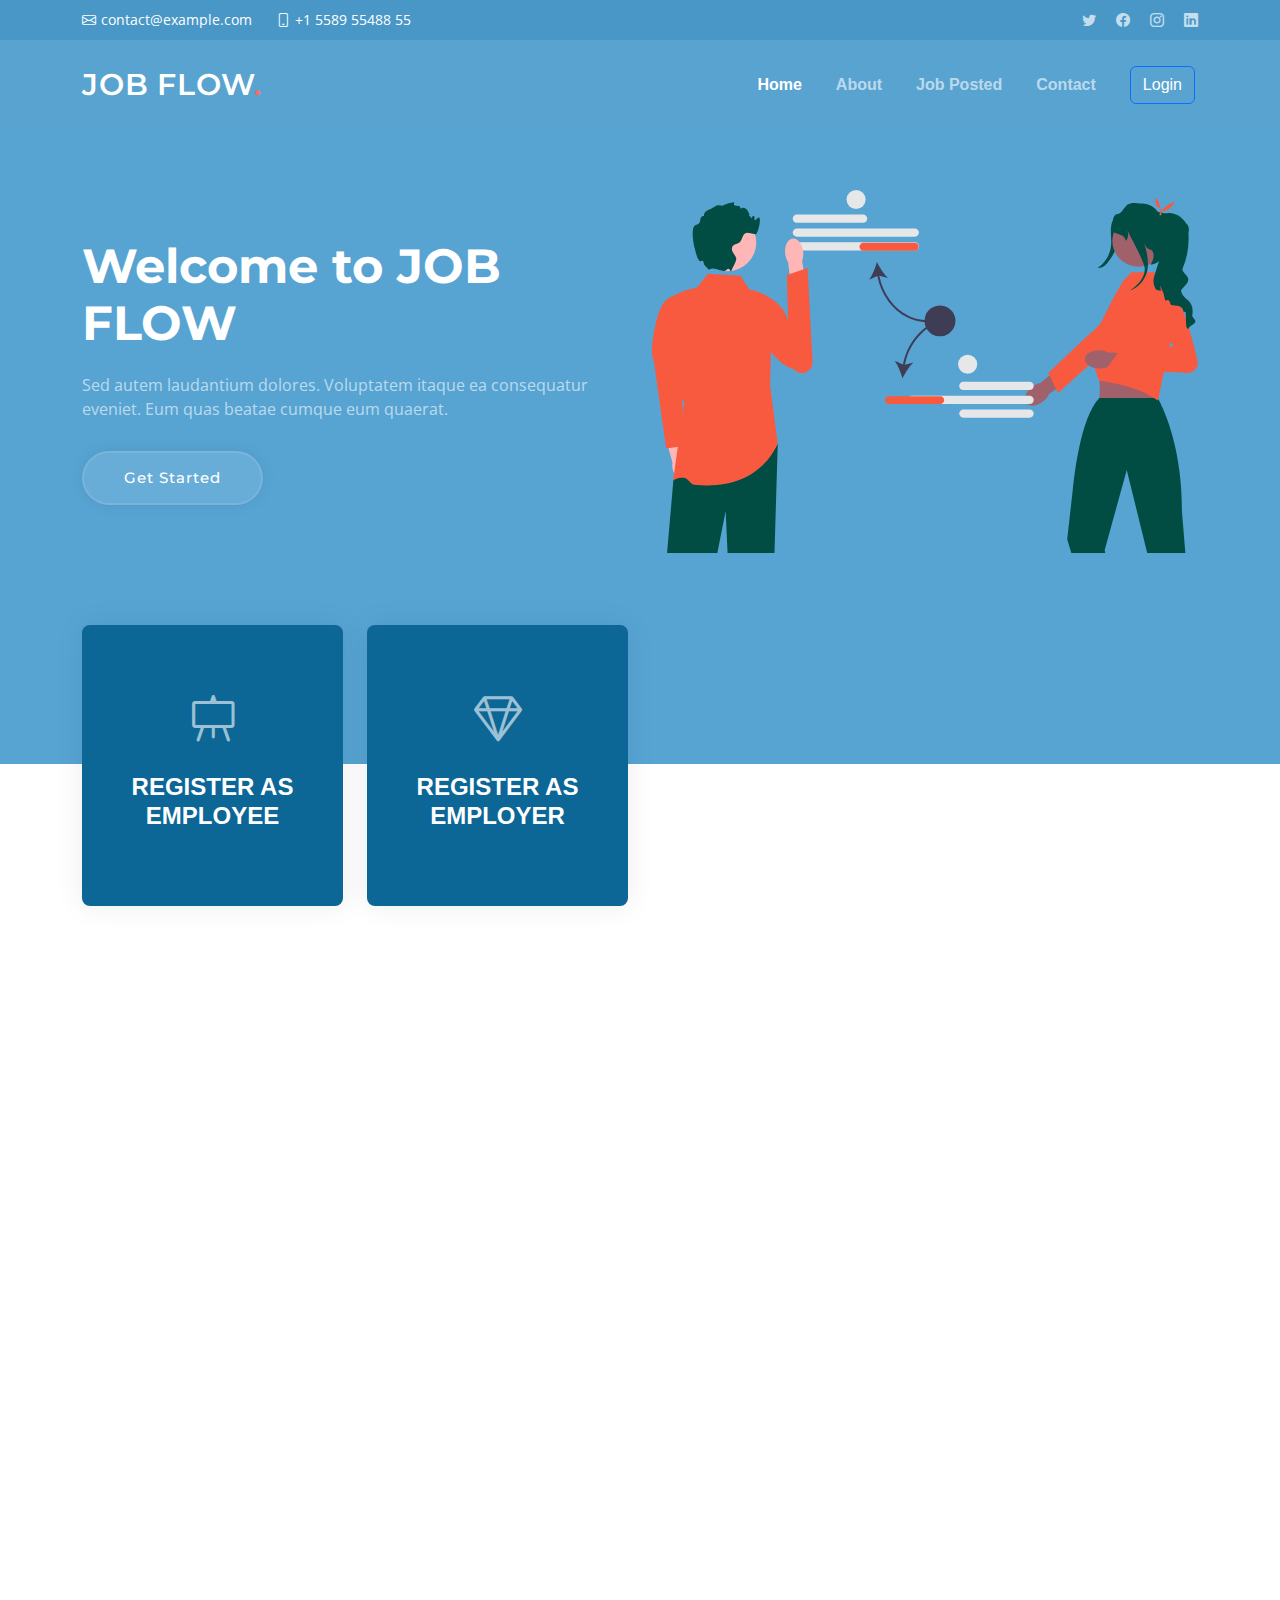
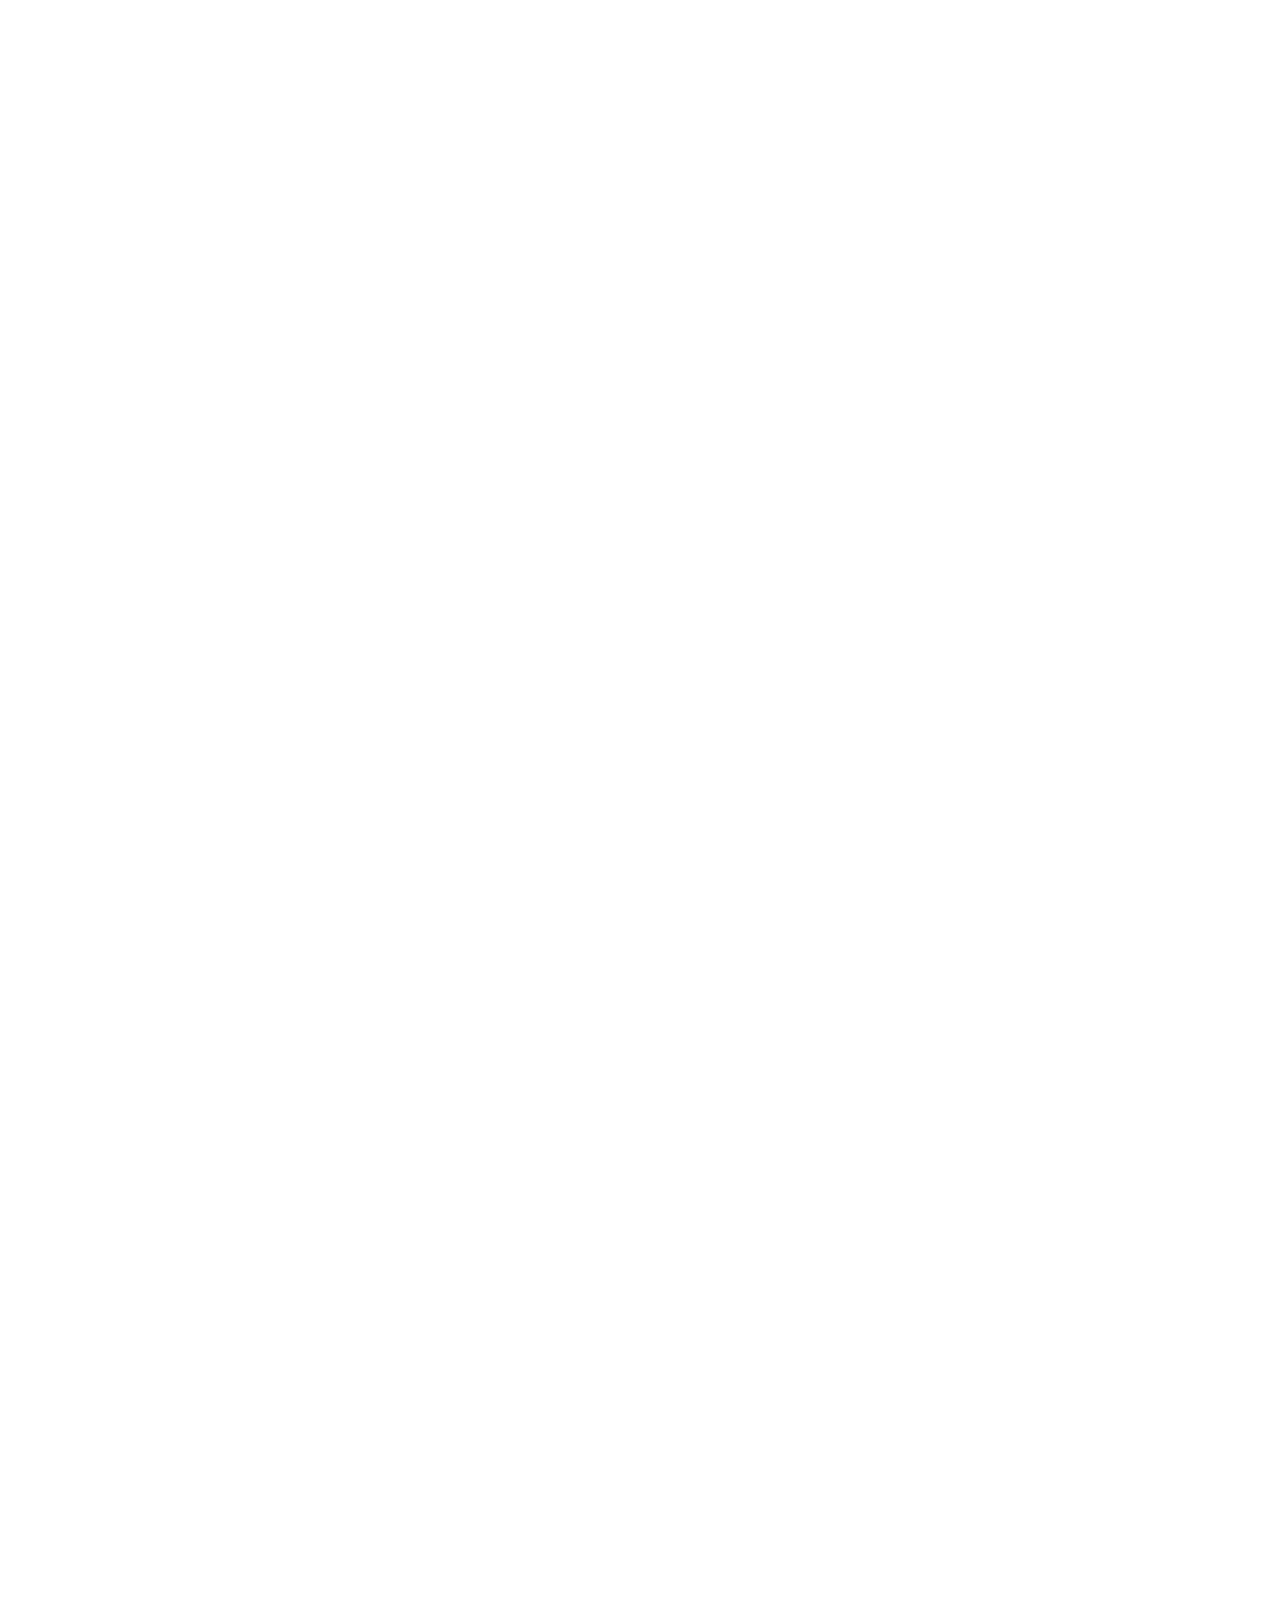
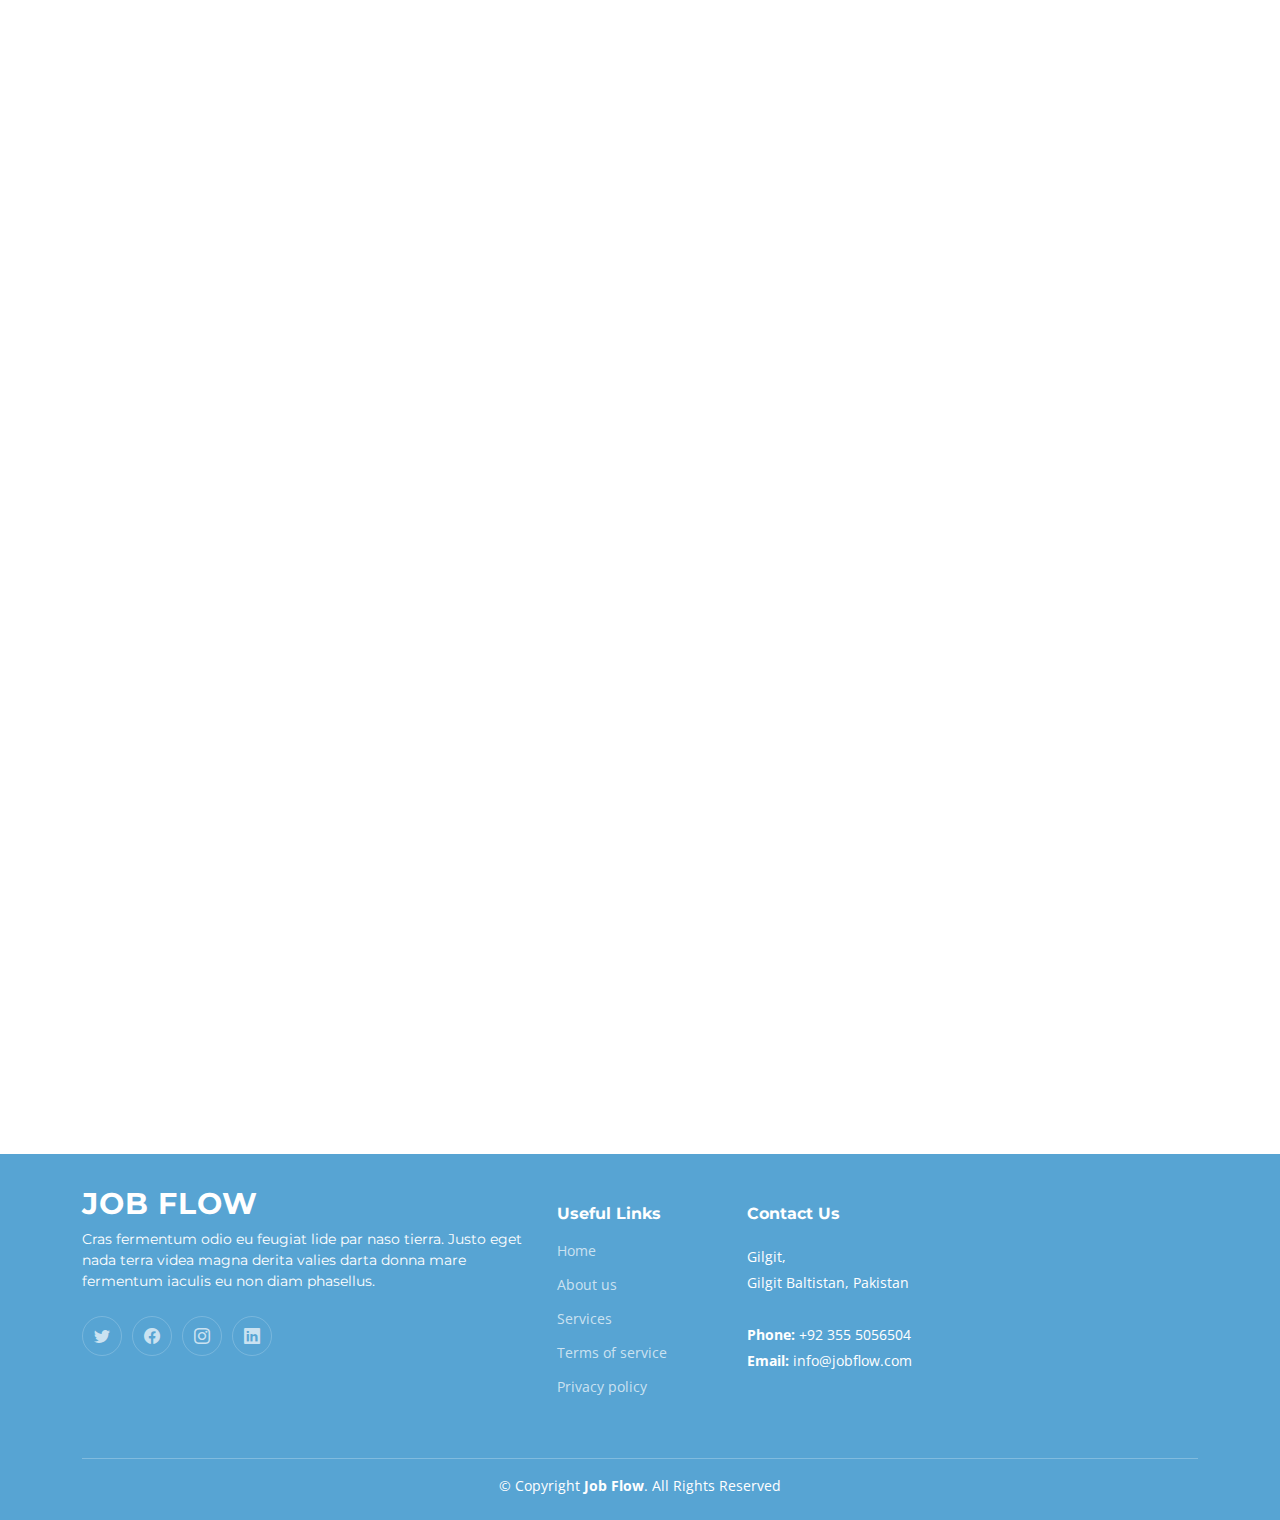
<file: index.html>
<!DOCTYPE html>
<html lang="en">

<head>
  <meta charset="utf-8">
  <meta content="width=device-width, initial-scale=1.0" name="viewport">

  <title>JOb Flow</title>
  <meta content="" name="description">
  <meta content="" name="keywords">

  <!-- Favicons -->
  

  <!-- Google Fonts -->
  <link rel="preconnect" href="https://fonts.googleapis.com">
  <link rel="preconnect" href="https://fonts.gstatic.com" crossorigin>
  <link href="https://fonts.googleapis.com/css2?family=Open+Sans:ital,wght@0,300;0,400;0,500;0,600;0,700;1,300;1,400;1,600;1,700&family=Montserrat:ital,wght@0,300;0,400;0,500;0,600;0,700;1,300;1,400;1,500;1,600;1,700&family=Raleway:ital,wght@0,300;0,400;0,500;0,600;0,700;1,300;1,400;1,500;1,600;1,700&display=swap" rel="stylesheet">

  <!-- Vendor CSS Files -->
  <link href="assets/vendor/bootstrap/css/bootstrap.min.css" rel="stylesheet">
  <link href="assets/vendor/bootstrap-icons/bootstrap-icons.css" rel="stylesheet">
  <link href="assets/vendor/aos/aos.css" rel="stylesheet">
  <link href="assets/vendor/glightbox/css/glightbox.min.css" rel="stylesheet">
  <link href="assets/vendor/swiper/swiper-bundle.min.css" rel="stylesheet">

  <!-- Template Main CSS File -->
  <link href="assets/css/main.css" rel="stylesheet">

</head>

<body>

  <!-- ======= Header ======= -->
  <section id="topbar" class="topbar d-flex align-items-center">
    <div class="container d-flex justify-content-center justify-content-md-between">
      <div class="contact-info d-flex align-items-center">
        <i class="bi bi-envelope d-flex align-items-center"><a href="mailto:contact@example.com">contact@example.com</a></i>
        <i class="bi bi-phone d-flex align-items-center ms-4"><span>+1 5589 55488 55</span></i>
      </div>
      <div class="social-links d-none d-md-flex align-items-center">
        <a href="#" class="twitter"><i class="bi bi-twitter"></i></a>
        <a href="#" class="facebook"><i class="bi bi-facebook"></i></a>
        <a href="#" class="instagram"><i class="bi bi-instagram"></i></a>
        <a href="#" class="linkedin"><i class="bi bi-linkedin"></i></i></a>
      </div>
    </div>
  </section><!-- End Top Bar -->

  <header id="header" class="header d-flex align-items-center">

    <div class="container-fluid container-xl d-flex align-items-center justify-content-between">
      <a href="index.html" class="logo d-flex align-items-center">
        <!-- Uncomment the line below if you also wish to use an image logo -->
        <!-- <img src="assets/img/logo.png" alt=""> -->
        <h1>JOB FLOW<span>.</span></h1>
      </a>
      <nav id="navbar" class="navbar">
        <ul>
          <li><a href="#hero">Home</a></li>
          <li><a href="#about">About</a></li>
          <li><a href="./jobs.html">Job Posted</a></li>


          <li><a href="#contact">Contact</a></li>
          
         
            <!-- <li><a href="./register.html" class=""><button class="btn btn-outline-primary text-light text-capitalize ">login/register as Employee</button></a></li> -->
            <li><a href="./login.html" class=""><button class="btn btn-outline-primary text-white text-capitalize">login</button></a></li>
          
          </li>
        </ul>
      </nav><!-- .navbar -->

      <i class="mobile-nav-toggle mobile-nav-show bi bi-list"></i>
      <i class="mobile-nav-toggle mobile-nav-hide d-none bi bi-x"></i>

    </div>
  </header><!-- End Header -->
  <!-- End Header -->

  <!-- ======= Hero Section ======= -->
  <section id="hero" class="hero">
    <div class="container position-relative">
      <div class="row gy-5" data-aos="fade-in">
        <div class="col-lg-6 order-2 order-lg-1 d-flex flex-column justify-content-center text-center text-lg-start">
          <h2>Welcome to <span>JOB FLOW</span></h2>
          <p>Sed autem laudantium dolores. Voluptatem itaque ea consequatur eveniet. Eum quas beatae cumque eum quaerat.</p>
          <div class="d-flex justify-content-center justify-content-lg-start">
            <a href="#about" class="btn-get-started">Get Started</a>
            <!-- <a href="https://www.youtube.com/watch?v=LXb3EKWsInQ" class="glightbox btn-watch-video d-flex align-items-center"><i class="bi bi-play-circle"></i><span>Watch Video</span></a> -->
          </div>
        </div>
        <div class="col-lg-6 order-1 order-lg-2">
          <img src="assets/img/hero-img.svg" class="img-fluid" alt="" data-aos="zoom-out" data-aos-delay="100">
        </div>
      </div>
    </div>

    <div class="icon-boxes position-relative">
      <div class="container position-relative">
        <div class="row gy-4 mt-5">

          <div class="col-xl-3 col-md-6" data-aos="fade-up" data-aos-delay="100">
            <div class="icon-box">
              <div class="icon"><i class="bi bi-easel"></i></div>
              <h4 class="title"><a href="./register.html" class="stretched-link">REGISTER AS EMPLOYEE</a></h4>
            </div>
          </div><!--End Icon Box -->

          <div class="col-xl-3 col-md-6" data-aos="fade-up" data-aos-delay="200">
            <div class="icon-box">
              <div class="icon"><i class="bi bi-gem"></i></div>
              <h4 class="title"><a href="./emploter.html" class="stretched-link">REGISTER AS EMPLOYER</a></h4>
            </div>
          </div><!--End Icon Box -->

          

        </div>
      </div>
    </div>

    </div>
  </section>
  <!-- End Hero Section -->

  <main id="main">

    <!-- ======= About Us Section ======= -->
    <section id="about" class="about">
      <div class="container" data-aos="fade-up">

        <div class="section-header">
          <h2>About Us</h2>
          <p>At Job Flow, we are dedicated to revolutionizing the way individuals navigate their professional journeys. As an innovative online hearing company, we recognize the crucial role that effective communication plays in the employment landscape. Our platform serves as a dynamic bridge, connecting talented individuals with exciting career opportunities through streamlined and accessible virtual processes.</p>
        </div>

        <div class="row gy-4">
          <div class="col-lg-6">
            <!-- <h3>Voluptatem dignissimos provident quasi corporis</h3> -->
            <img src="assets/img/about.jpg" class="img-fluid rounded-4 mb-4" alt="">
           
            <h3>OUR MISSION</h3>
            <p>Our mission at Job Flow is to empower individuals to take control of their careers and help organizations discover the right talent seamlessly. We aim to create a virtual space that fosters meaningful connections, propelling careers forward and contributing to the growth of businesses.</p>
            <ul class="list-unstyled">
              <h3>Why Choose Job Flow</h3>
              <li><i class="bi bi-check-circle-fill"  style="color: rgb(14, 149, 186);"></i> <span class="text-primary fw-bold ps-1">Accessibility</span></li>
              <p> Access job opportunities and talent from anywhere, breaking down traditional barriers.</p>
              <li><i class="bi bi-check-circle-fill"  style="color: rgb(14, 149, 186);"></i><span class="text-primary fw-bold ps-1">Efficiency</span> </li>
              <p> Streamline your hiring process, saving time and resources.</p>
              <li><i class="bi bi-check-circle-fill" style="color: rgb(14, 149, 186);"></i><span class="text-primary fw-bold ps-1">Inclusivity</span> </li>
              <p>Foster a diverse workforce by eliminating geographical constraints.</p>
              <li><i class="bi bi-check-circle-fill"  style="color: rgb(14, 149, 186);"></i><span class="text-primary fw-bold ps-1">Privacy</span> </li>
              <p>Trust in our commitment to keeping your information confidential and secure.</p>
              
            </ul>
          </div>
          <div class="col-lg-6">
            <div class="content ps-0 ps-lg-5">
              <p class="fst-italic">
                Lorem ipsum dolor sit amet, consectetur adipiscing elit, sed do eiusmod tempor incididunt ut labore et dolore
                magna aliqua.
              </p>
              <ul>
                <li><i class="bi bi-check-circle-fill"></i> Virtual Hearings:</li>
                <p>Job Flow eliminates geographical barriers by offering virtual hearings. Candidates can participate in interviews, assessments, and discussions from the comfort of their own space, fostering a more inclusive and efficient hiring process.</p>
                <li><i class="bi bi-check-circle-fill"></i> Cutting-edge Technology:</li>
                <p>We leverage state-of-the-art technology to ensure a seamless and user-friendly experience for both employers and candidates. Our platform integrates advanced audio and video tools to facilitate clear communication during online hearings.

                </p>
                <li><i class="bi bi-check-circle-fill"></i> Privacy and Security: </li>
                <p>At Job Flow, we understand the importance of confidentiality in the job search process. Our robust security measures safeguard all personal and professional information, providing a secure environment for candidates and employers alike.

                </p>
                <li><i class="bi bi-check-circle-fill"></i> Efficient Recruitment Process: </li>
                <p>We streamline the recruitment process, saving time and resources for both employers and candidates. Through Job Flow, companies can identify top talent efficiently, while job seekers can explore diverse opportunities without unnecessary delays.

                </p>

              </ul>
              

              <div class="position-relative mt-4">
                <img src="assets/img/about-2.jpg" class="img-fluid rounded-4" alt="">
                <a href="https://www.youtube.com/watch?v=LXb3EKWsInQ" class="glightbox play-btn"></a>
              </div>
            </div>
          </div>
        </div>
<hr>
      </div>
    </section><!-- End About Us Section -->







    <!--===== recenet jobs section ======== -->

   


    <!--===== recenet jobs section end here ======== -->

    <!-- ======= Clients Section ======= -->
    <section id="clients" class="clients">
      <div class="container" data-aos="zoom-out">

        <div class="clients-slider swiper">
          <div class="swiper-wrapper align-items-center">
            <div class="swiper-slide"><img src="assets/img/clients/client-1.png" class="img-fluid" alt=""></div>
            <div class="swiper-slide"><img src="assets/img/clients/client-2.png" class="img-fluid" alt=""></div>
            <div class="swiper-slide"><img src="assets/img/clients/client-3.png" class="img-fluid" alt=""></div>
            <div class="swiper-slide"><img src="assets/img/clients/client-4.png" class="img-fluid" alt=""></div>
            <div class="swiper-slide"><img src="assets/img/clients/client-5.png" class="img-fluid" alt=""></div>
            <div class="swiper-slide"><img src="assets/img/clients/client-6.png" class="img-fluid" alt=""></div>
            <div class="swiper-slide"><img src="assets/img/clients/client-7.png" class="img-fluid" alt=""></div>
            <div class="swiper-slide"><img src="assets/img/clients/client-8.png" class="img-fluid" alt=""></div>
          </div>
        </div>

      </div>
    </section><!-- End Clients Section -->

    <!-- ======= Stats Counter Section ======= -->
    <section id="stats-counter" class="stats-counter">
      <div class="container" data-aos="fade-up">

        <div class="row gy-4 align-items-center">

          <div class="col-lg-6">
            <img src="assets/img/stats-img.svg" alt="" class="img-fluid">
          </div>

          <div class="col-lg-6">

            <div class="stats-item d-flex align-items-center">
              <span data-purecounter-start="0" data-purecounter-end="232" data-purecounter-duration="1" class="purecounter"></span>
              <p><strong>Happy Clients</strong> consequuntur quae diredo para mesta</p>
            </div><!-- End Stats Item -->

            <div class="stats-item d-flex align-items-center">
              <span data-purecounter-start="0" data-purecounter-end="521" data-purecounter-duration="1" class="purecounter"></span>
              <p><strong> Total Employees</strong> adipisci atque cum quia aut</p>
            </div><!-- End Stats Item -->

            <div class="stats-item d-flex align-items-center">
              <span data-purecounter-start="0" data-purecounter-end="453" data-purecounter-duration="1" class="purecounter"></span>
              <p><strong>Total Employers</strong> aut commodi quaerat</p>
            </div><!-- End Stats Item -->

          </div>

        </div>

      </div>
    </section><!-- End Stats Counter Section -->

   

    <!-- ======= Testimonials Section ======= -->
    <section id="testimonials" class="testimonials">
      <div class="container" data-aos="fade-up">

        <div class="section-header">
          <h2>Testimonials</h2>
          <p>Discover what others are saying about Job Flow - Where seamless connections meet transformative career experiences. Read our reviews to unlock the potential of your professional journey</p>
        </div>

        <div class="slides-3 swiper" data-aos="fade-up" data-aos-delay="100">
          <div class="swiper-wrapper">

            <div class="swiper-slide">
              <div class="testimonial-wrap">
                <div class="testimonial-item">
                  <div class="d-flex align-items-center">
                    <img src="assets/img/testimonials/testimonials-1.jpg" class="testimonial-img flex-shrink-0" alt="">
                    <div>
                      <h3>Saul Goodman</h3>
                      <h4>Ceo &amp; Founder</h4>
                      <div class="stars">
                        <i class="bi bi-star-fill"></i><i class="bi bi-star-fill"></i><i class="bi bi-star-fill"></i><i class="bi bi-star-fill"></i><i class="bi bi-star-fill"></i>
                      </div>
                    </div>
                  </div>
                  <p>
                    <i class="bi bi-quote quote-icon-left"></i>
                    Proin iaculis purus consequat sem cure digni ssim donec porttitora entum suscipit rhoncus. Accusantium quam, ultricies eget id, aliquam eget nibh et. Maecen aliquam, risus at semper.
                    <i class="bi bi-quote quote-icon-right"></i>
                  </p>
                </div>
              </div>
            </div><!-- End testimonial item -->

            <div class="swiper-slide">
              <div class="testimonial-wrap">
                <div class="testimonial-item">
                  <div class="d-flex align-items-center">
                    <img src="assets/img/testimonials/testimonials-2.jpg" class="testimonial-img flex-shrink-0" alt="">
                    <div>
                      <h3>Sara Wilsson</h3>
                      <h4>Designer</h4>
                      <div class="stars">
                        <i class="bi bi-star-fill"></i><i class="bi bi-star-fill"></i><i class="bi bi-star-fill"></i><i class="bi bi-star-fill"></i><i class="bi bi-star-fill"></i>
                      </div>
                    </div>
                  </div>
                  <p>
                    <i class="bi bi-quote quote-icon-left"></i>
                    Export tempor illum tamen malis malis eram quae irure esse labore quem cillum quid cillum eram malis quorum velit fore eram velit sunt aliqua noster fugiat irure amet legam anim culpa.
                    <i class="bi bi-quote quote-icon-right"></i>
                  </p>
                </div>
              </div>
            </div><!-- End testimonial item -->

            <div class="swiper-slide">
              <div class="testimonial-wrap">
                <div class="testimonial-item">
                  <div class="d-flex align-items-center">
                    <img src="assets/img/testimonials/testimonials-3.jpg" class="testimonial-img flex-shrink-0" alt="">
                    <div>
                      <h3>Jena Karlis</h3>
                      <h4>Store Owner</h4>
                      <div class="stars">
                        <i class="bi bi-star-fill"></i><i class="bi bi-star-fill"></i><i class="bi bi-star-fill"></i><i class="bi bi-star-fill"></i><i class="bi bi-star-fill"></i>
                      </div>
                    </div>
                  </div>
                  <p>
                    <i class="bi bi-quote quote-icon-left"></i>
                    Enim nisi quem export duis labore cillum quae magna enim sint quorum nulla quem veniam duis minim tempor labore quem eram duis noster aute amet eram fore quis sint minim.
                    <i class="bi bi-quote quote-icon-right"></i>
                  </p>
                </div>
              </div>
            </div><!-- End testimonial item -->

            <div class="swiper-slide">
              <div class="testimonial-wrap">
                <div class="testimonial-item">
                  <div class="d-flex align-items-center">
                    <img src="assets/img/testimonials/testimonials-4.jpg" class="testimonial-img flex-shrink-0" alt="">
                    <div>
                      <h3>Matt Brandon</h3>
                      <h4>Freelancer</h4>
                      <div class="stars">
                        <i class="bi bi-star-fill"></i><i class="bi bi-star-fill"></i><i class="bi bi-star-fill"></i><i class="bi bi-star-fill"></i><i class="bi bi-star-fill"></i>
                      </div>
                    </div>
                  </div>
                  <p>
                    <i class="bi bi-quote quote-icon-left"></i>
                    Fugiat enim eram quae cillum dolore dolor amet nulla culpa multos export minim fugiat minim velit minim dolor enim duis veniam ipsum anim magna sunt elit fore quem dolore.
                    <i class="bi bi-quote quote-icon-right"></i>
                  </p>
                </div>
              </div>
            </div><!-- End testimonial item -->

            <div class="swiper-slide">
              <div class="testimonial-wrap">
                <div class="testimonial-item">
                  <div class="d-flex align-items-center">
                    <img src="assets/img/testimonials/testimonials-5.jpg" class="testimonial-img flex-shrink-0" alt="">
                    <div>
                      <h3>John Larson</h3>
                      <h4>Entrepreneur</h4>
                      <div class="stars">
                        <i class="bi bi-star-fill"></i><i class="bi bi-star-fill"></i><i class="bi bi-star-fill"></i><i class="bi bi-star-fill"></i><i class="bi bi-star-fill"></i>
                      </div>
                    </div>
                  </div>
                  <p>
                    <i class="bi bi-quote quote-icon-left"></i>
                    Quis quorum aliqua sint quem legam fore sunt eram irure aliqua veniam tempor noster veniam enim culpa labore duis sunt culpa nulla illum cillum fugiat legam esse veniam culpa fore.
                    <i class="bi bi-quote quote-icon-right"></i>
                  </p>
                </div>
              </div>
            </div><!-- End testimonial item -->

          </div>
          <div class="swiper-pagination"></div>
        </div>

      </div>
    </section><!-- End Testimonials Section -->

   

   

   



    

    <!-- ======= Contact Section ======= -->
    <section id="contact" class="contact">
      <div class="container" data-aos="fade-up">

        <div class="section-header">
          <h2>Contact</h2>
          <p>Nulla dolorum nulla nesciunt rerum facere sed ut inventore quam porro nihil id ratione ea sunt quis dolorem dolore earum</p>
        </div>

        <div class="row gx-lg-0 gy-4">

          <div class="col-lg-4">

            <div class="info-container d-flex flex-column align-items-center justify-content-center">
              <div class="info-item d-flex">
                <i class="bi bi-geo-alt flex-shrink-0"></i>
                <div>
                  <h4>Location:</h4>
                  <p>Jutial Gilgit</p>
                </div>
              </div><!-- End Info Item -->

              <div class="info-item d-flex">
                <i class="bi bi-envelope flex-shrink-0"></i>
                <div>
                  <h4>Email:</h4>
                  <p>info@jobflow.com</p>
                </div>
              </div><!-- End Info Item -->

              <div class="info-item d-flex">
                <i class="bi bi-phone flex-shrink-0"></i>
                <div>
                  <h4>Call:</h4>
                  <p>+92 355 5056504</p>
                </div>
              </div><!-- End Info Item -->

              <div class="info-item d-flex">
                <i class="bi bi-clock flex-shrink-0"></i>
                <div>
                  <h4>Open Hours:</h4>
                  <p>Mon-Sat: 9AM - 11PM</p>
                </div>
              </div><!-- End Info Item -->
            </div>

          </div>

          <div class="col-lg-8">
            <form action="forms/contact.php" method="post" role="form" class="php-email-form">
              <div class="row">
                <div class="col-md-6 form-group">
                  <input type="text" name="name" class="form-control" id="name" placeholder="Your Name" required>
                </div>
                <div class="col-md-6 form-group mt-3 mt-md-0">
                  <input type="email" class="form-control" name="email" id="email" placeholder="Your Email" required>
                </div>
              </div>
              <div class="form-group mt-3">
                <input type="text" class="form-control" name="subject" id="subject" placeholder="Subject" required>
              </div>
              <div class="form-group mt-3">
                <textarea class="form-control" name="message" rows="7" placeholder="Message" required></textarea>
              </div>
              <div class="my-3">
                <div class="loading">Loading</div>
                <div class="error-message"></div>
                <div class="sent-message">Your message has been sent. Thank you!</div>
              </div>
              <div class="text-center"><button type="submit">Send Message</button></div>
            </form>
          </div><!-- End Contact Form -->

        </div>

      </div>
    </section><!-- End Contact Section -->

  </main><!-- End #main -->

  <!-- ======= Footer ======= -->
  <footer id="footer" class="footer">

    <div class="container">
      <div class="row gy-4">
        <div class="col-lg-5 col-md-12 footer-info">
          <a href="index.html" class="logo d-flex align-items-center">
            <span>JOB FLOW</span>
          </a>
          <p>Cras fermentum odio eu feugiat lide par naso tierra. Justo eget nada terra videa magna derita valies darta donna mare fermentum iaculis eu non diam phasellus.</p>
          <div class="social-links d-flex mt-4">
            <a href="#" class="twitter"><i class="bi bi-twitter"></i></a>
            <a href="#" class="facebook"><i class="bi bi-facebook"></i></a>
            <a href="#" class="instagram"><i class="bi bi-instagram"></i></a>
            <a href="#" class="linkedin"><i class="bi bi-linkedin"></i></a>
          </div>
        </div>

        <div class="col-lg-2 col-6 footer-links">
          <h4>Useful Links</h4>
          <ul>
            <li><a href="#">Home</a></li>
            <li><a href="#">About us</a></li>
            <li><a href="#">Services</a></li>
            <li><a href="#">Terms of service</a></li>
            <li><a href="#">Privacy policy</a></li>
          </ul>
        </div>

      

        <div class="col-lg-3 col-md-12 footer-contact text-center text-md-start">
          <h4>Contact Us</h4>
          <p>
             Gilgit,<br>
            Gilgit Baltistan, Pakistan<br><br>
            <strong>Phone:</strong> +92 355 5056504<br>
            <strong>Email:</strong> info@jobflow.com<br>
          </p>

        </div>

      </div>
    </div>



    <div class="container mt-4">

      <hr>
      <div class="copyright">
        &copy; Copyright <strong><span>Job Flow</span></strong>. All Rights Reserved
      </div>
      <div class="credits">
      
      </div>
    </div>

  </footer><!-- End Footer -->
  <!-- End Footer -->

  <a href="#" class="scroll-top d-flex align-items-center justify-content-center"><i class="bi bi-arrow-up-short"></i></a>

  <div id="preloader"></div>

  <!-- Vendor JS Files -->
  <script src="assets/vendor/bootstrap/js/bootstrap.bundle.min.js"></script>
  <script src="assets/vendor/aos/aos.js"></script>
  <script src="assets/vendor/glightbox/js/glightbox.min.js"></script>
  <script src="assets/vendor/purecounter/purecounter_vanilla.js"></script>
  <script src="assets/vendor/swiper/swiper-bundle.min.js"></script>
  <script src="assets/vendor/isotope-layout/isotope.pkgd.min.js"></script>
  <script src="assets/vendor/php-email-form/validate.js"></script>

  <!-- Template Main JS File -->
  <script src="assets/js/main.js"></script>







</body>

</html>
</file>
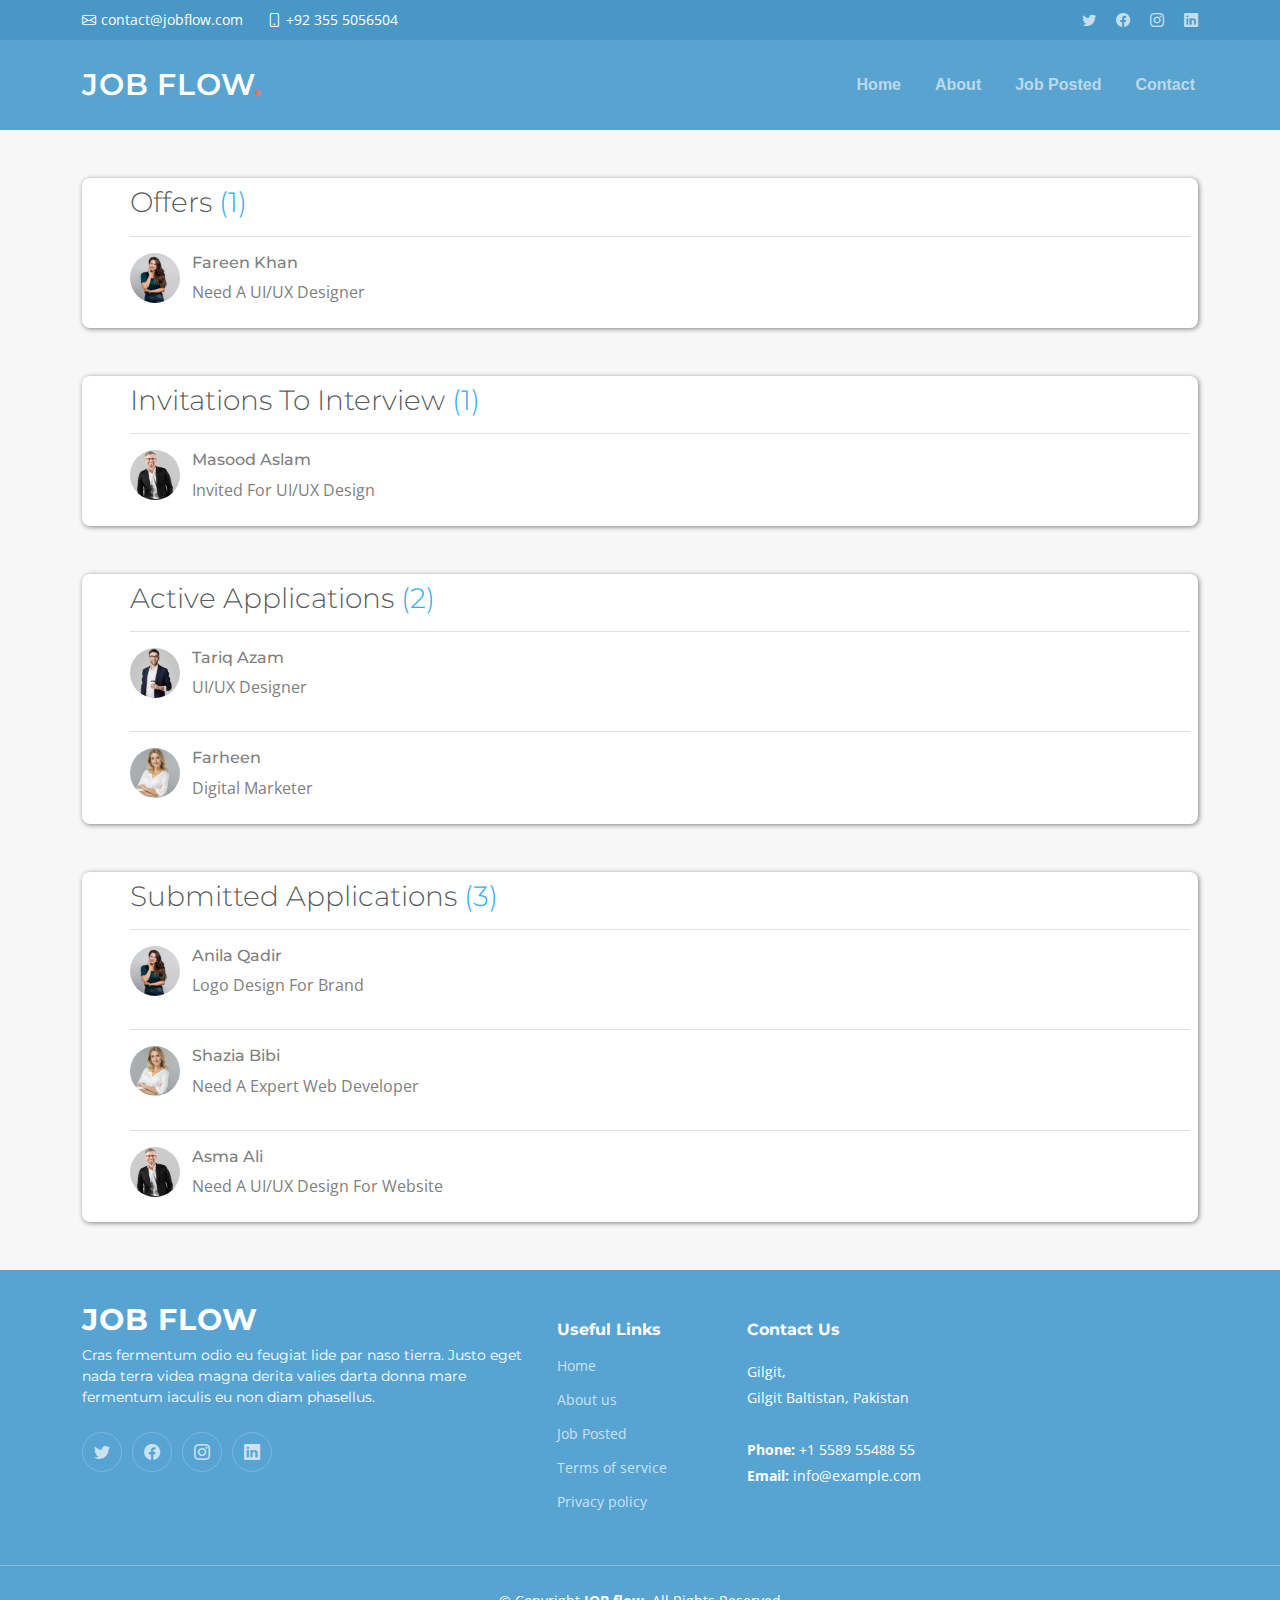
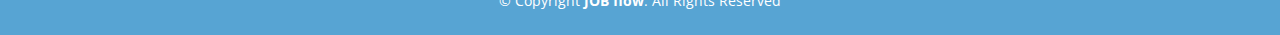
<file: application.html>
<!DOCTYPE html>
<html lang="en">
<head>
    <meta charset="UTF-8">
    <meta name="viewport" content="width=device-width, initial-scale=1.0">

    <link rel="stylesheet" href="./assets/css/main.css">
    <title>Document</title>

     

  <!-- Google Fonts -->
  <link rel="preconnect" href="https://fonts.googleapis.com">
  <link rel="preconnect" href="https://fonts.gstatic.com" crossorigin>
  <link href="https://fonts.googleapis.com/css2?family=Open+Sans:ital,wght@0,300;0,400;0,500;0,600;0,700;1,300;1,400;1,600;1,700&family=Montserrat:ital,wght@0,300;0,400;0,500;0,600;0,700;1,300;1,400;1,500;1,600;1,700&family=Raleway:ital,wght@0,300;0,400;0,500;0,600;0,700;1,300;1,400;1,500;1,600;1,700&display=swap" rel="stylesheet">

  <!-- Vendor CSS Files -->
  <link href="assets/vendor/bootstrap/css/bootstrap.min.css" rel="stylesheet">
  <link href="assets/vendor/bootstrap-icons/bootstrap-icons.css" rel="stylesheet">
  <link href="assets/vendor/aos/aos.css" rel="stylesheet">
  <link href="assets/vendor/glightbox/css/glightbox.min.css" rel="stylesheet">
  <link href="assets/vendor/swiper/swiper-bundle.min.css" rel="stylesheet">

   <link rel="stylesheet" href="./assets/css/application.css">
  <link href="assets/css/main.css" rel="stylesheet">


      
</head>
<body>
    

      <!-- ======= Header ======= -->
  <section id="topbar" class="topbar d-flex align-items-center">
    <div class="container d-flex justify-content-center justify-content-md-between">
      <div class="contact-info d-flex align-items-center">
        <i class="bi bi-envelope d-flex align-items-center"><a href="mailto:contact@example.com">contact@jobflow.com</a></i>
        <i class="bi bi-phone d-flex align-items-center ms-4"><span>+92 355 5056504</span></i>
      </div>
      <div class="social-links d-none d-md-flex align-items-center">
        <a href="#" class="twitter"><i class="bi bi-twitter"></i></a>
        <a href="#" class="facebook"><i class="bi bi-facebook"></i></a>
        <a href="#" class="instagram"><i class="bi bi-instagram"></i></a>
        <a href="#" class="linkedin"><i class="bi bi-linkedin"></i></i></a>
      </div>
    </div>
  </section><!-- End Top Bar -->


  <header id="header" class="header d-flex align-items-center">

    <div class="container-fluid container-xl d-flex align-items-center justify-content-between">
      <a href="index.html" class="logo d-flex align-items-center">
        <!-- Uncomment the line below if you also wish to use an image logo -->
        <!-- <img src="assets/img/logo.png" alt=""> -->
        <h1>JOB FLOW<span>.</span></h1>
      </a>
      <nav id="navbar" class="navbar">
        <ul>
            <li><a href="./index.html">Home</a></li>
            <li><a href="./index.html">About</a></li>
            <li><a href="./jobs.html">Job Posted</a></li>
         
          <li><a href="./index.html">Contact</a></li>
        </ul>
      </nav><!-- .navbar -->

      <i class="mobile-nav-toggle mobile-nav-show bi bi-list"></i>
      <i class="mobile-nav-toggle mobile-nav-hide d-none bi bi-x"></i>

    </div>
  </header><!-- End Header -->
  <!-- End Header -->






 
<div class="container">
    <div id="box" class="w-100 my-5 p-2 rounded-3 ps-5">
        <h3 class="text-capitalize text-muted fw-light ">offers <span class="span">(1)</span></h3>
        <hr>
        <div class="d-flex">

            <img id="img" class="rounded-circle" src="./assets/img/team/team-2.jpg"
                alt="">

            <div class="col ms-4 text-capitalize">
                <h6 class="row">fareen khan</h6>
                <p class="  row">need a UI/UX designer</p>

            </div>
        </div>

    </div>
    <div id="box" class="w-100 my-5 p-2 rounded-3 ps-5">
        <h3 class="text-capitalize text-muted fw-light">Invitations to interview <span class="span">(1)</span>
        </h3>
        <hr>
        <div class="d-flex">
            <img id="img" class="rounded-circle" src=".//assets/img/team/team-1.jpg"
                alt="">
            <div class="col ms-4 text-capitalize">
                <h6 class="row">masood aslam</h6>
                <p class="  row">invited for UI/UX design</p>
            </div>
        </div>
    </div>
    <div id="box" class="w-100 my-5 p-2 rounded-3 ps-5">
        <h3 class="text-capitalize text-muted fw-light ">Active applications <span class="span">(2)</span></h3>
        <hr>
        <div class="d-flex">
            <img id="img" class="rounded-circle" src="./assets/img/team/team-3.jpg"
                alt="">
            <div class="col ms-4 text-capitalize">
                <h6 class="row">tariq azam</h6>
                <p class="  row">UI/UX designer</p>
            </div>
        </div>
        <hr>
        <div class="d-flex">
            <img id="img" class="rounded-circle" src="./assets/img/team/team-4.jpg"
                alt="">
            <div class="col ms-4 text-capitalize">
                <h6 class="row">farheen </h6>
                <p class="  row">digital marketer</p>
            </div>
        </div>
    </div>
    <div id="box" class="w-100 my-5 p-2 rounded-3 ps-5">
        <h3 class="text-capitalize text-muted fw-light">Submitted applications <span class="span">(3)</span>
        </h3>
        <hr>
        <div class="d-flex">
            <img id="img" class="rounded-circle" src="./assets/img/team/team-2.jpg"
                alt="">
            <div class="col ms-4 text-capitalize">
                <h6 class="row">Anila Qadir</h6>
                <p class="  row">logo design for brand</p>
            </div>
        </div>
        <hr>
        <div class="d-flex">
            <img id="img" class="rounded-circle" src="./assets/img//team/team-4.jpg"
                alt="">
            <div class="col ms-4 text-capitalize">
                <h6 class="row">Shazia Bibi</h6>
                <p class="  row">need a expert web developer</p>
            </div>
        </div>
        <hr>
        <div class="d-flex">
            <img id="img" class="rounded-circle" src="./assets/img/team/team-1.jpg"
                alt="">
            <div class="col ms-4 text-capitalize">
                <h6 class="row">asma ali</h6>
                <p class="  row">need a UI/UX design for website</p>
            </div>
        </div>
    </div>
</div>




     <!-- ======= Footer ======= -->
  <footer id="footer" class="footer">

    <div class="container">
      <div class="row gy-4">
        <div class="col-lg-5 col-md-12 footer-info">
          <a href="index.html" class="logo d-flex align-items-center">
            <span>JOB FLOW</span>
          </a>
          <p>Cras fermentum odio eu feugiat lide par naso tierra. Justo eget nada terra videa magna derita valies darta donna mare fermentum iaculis eu non diam phasellus.</p>
          <div class="social-links d-flex mt-4">
            <a href="#" class="twitter"><i class="bi bi-twitter"></i></a>
            <a href="#" class="facebook"><i class="bi bi-facebook"></i></a>
            <a href="#" class="instagram"><i class="bi bi-instagram"></i></a>
            <a href="#" class="linkedin"><i class="bi bi-linkedin"></i></a>
          </div>
        </div>

        <div class="col-lg-2 col-6 footer-links">
          <h4>Useful Links</h4>
          <ul>
            <li><a href="#">Home</a></li>
            <li><a href="#">About us</a></li>
            <li><a href="#">Job Posted</a></li>
            <li><a href="#">Terms of service</a></li>
            <li><a href="#">Privacy policy</a></li>
          </ul>
        </div>

        <!-- <div class="col-lg-2 col-6 footer-links">
          <h4>Our Services</h4>
          <ul>
            <li><a href="#">Web Design</a></li>
            <li><a href="#">Web Development</a></li>
            <li><a href="#">Product Management</a></li>
            <li><a href="#">Marketing</a></li>
            <li><a href="#">Graphic Design</a></li>
          </ul>
        </div> -->

        <div class="col-lg-3 col-md-12 footer-contact text-center text-md-start">
          <h4>Contact Us</h4>
          <p>
             Gilgit,<br>
            Gilgit Baltistan, Pakistan<br><br>
            <strong>Phone:</strong> +1 5589 55488 55<br>
            <strong>Email:</strong> info@example.com<br>
          </p>

        </div>

      </div>
    </div>
<hr>
    <div class="container mt-4">
      <div class="copyright">
        &copy; Copyright <strong><span>JOB flow</span></strong>. All Rights Reserved
      </div>
      <div class="credits">
      
      </div>
    </div>

  </footer><!-- End Footer -->
  <!-- End Footer -->

  <a href="#" class="scroll-top d-flex align-items-center justify-content-center"><i class="bi bi-arrow-up-short"></i></a>

  <div id="preloader"></div>

  <!-- Vendor JS Files -->
  <script src="assets/vendor/bootstrap/js/bootstrap.bundle.min.js"></script>
  <script src="assets/vendor/aos/aos.js"></script>
  <script src="assets/vendor/glightbox/js/glightbox.min.js"></script>
  <script src="assets/vendor/purecounter/purecounter_vanilla.js"></script>
  <script src="assets/vendor/swiper/swiper-bundle.min.js"></script>
  <script src="assets/vendor/isotope-layout/isotope.pkgd.min.js"></script>
  <script src="assets/vendor/php-email-form/validate.js"></script>

  <!-- Template Main JS File -->
  <script src="assets/js/main.js"></script>
</body>
</html>
</file>
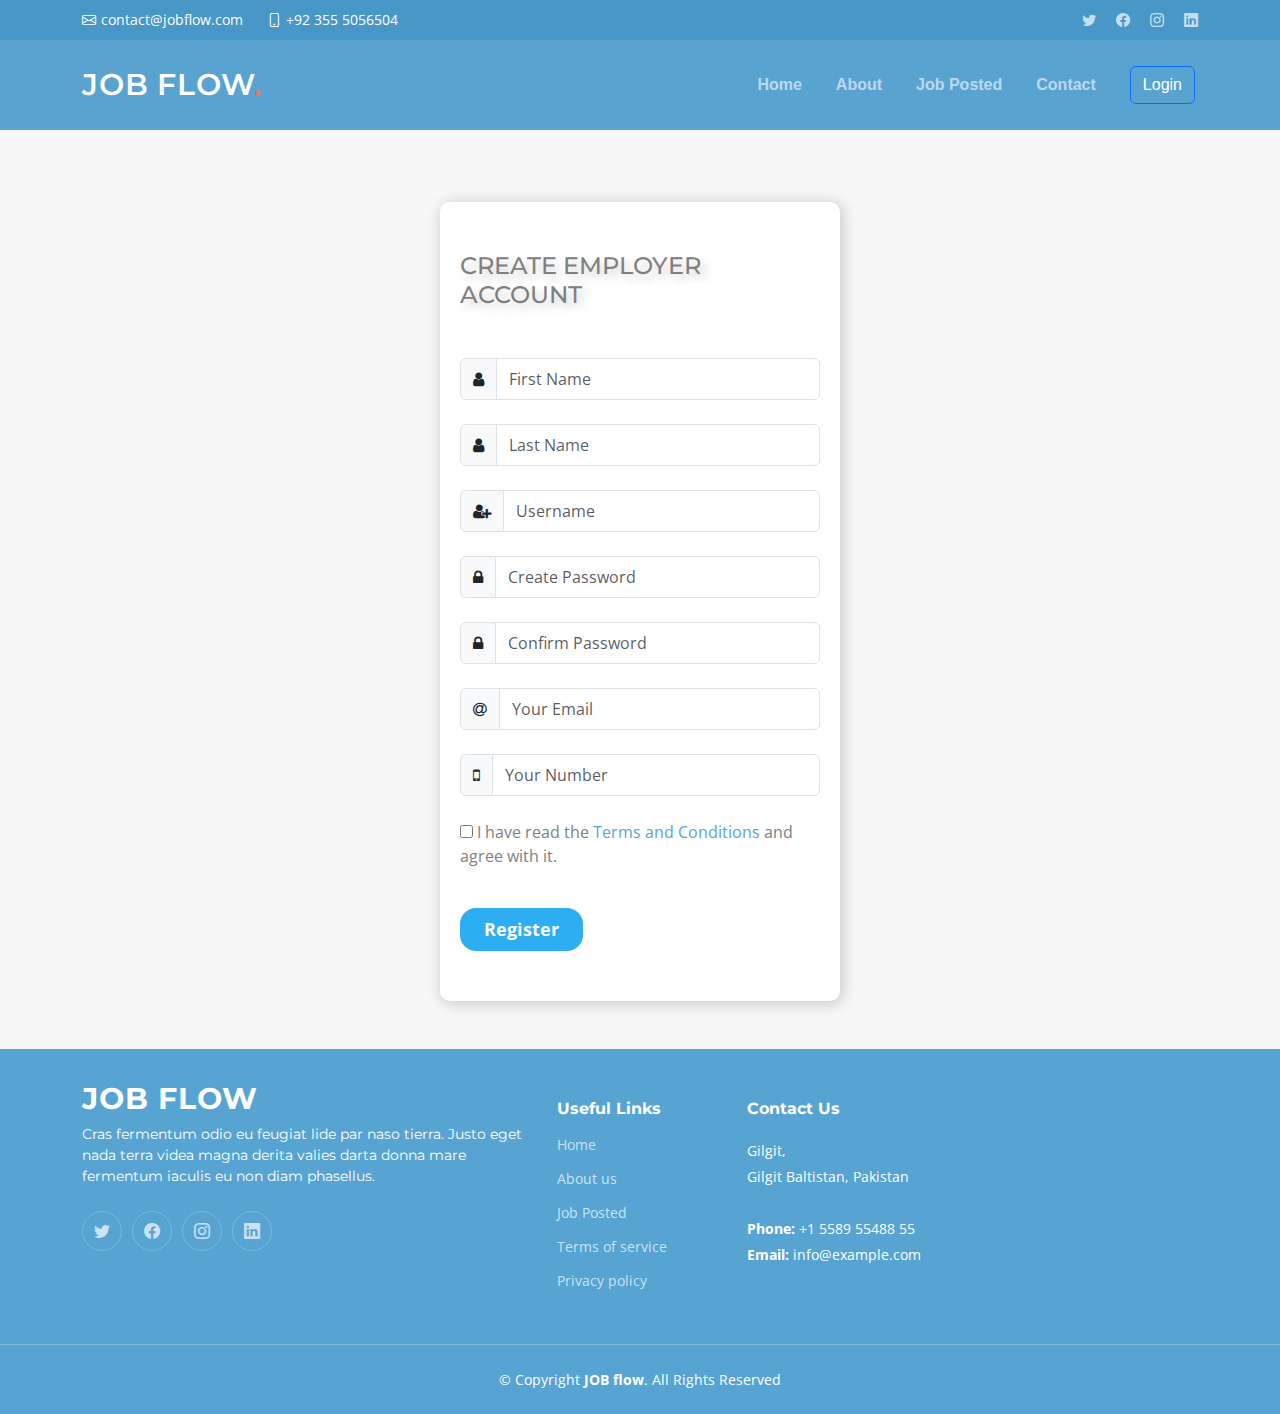
<file: emploter.html>
<!DOCTYPE html>
<html lang="en">
<head>
    <meta charset="UTF-8">
    <meta name="viewport" content="width=device-width, initial-scale=1.0">

    <link rel="stylesheet" href="./assets/css/main.css">
    <title>Document</title>

     

  <!-- Google Fonts -->
  <link rel="preconnect" href="https://fonts.googleapis.com">
  <link rel="preconnect" href="https://fonts.gstatic.com" crossorigin>
  <link href="https://fonts.googleapis.com/css2?family=Open+Sans:ital,wght@0,300;0,400;0,500;0,600;0,700;1,300;1,400;1,600;1,700&family=Montserrat:ital,wght@0,300;0,400;0,500;0,600;0,700;1,300;1,400;1,500;1,600;1,700&family=Raleway:ital,wght@0,300;0,400;0,500;0,600;0,700;1,300;1,400;1,500;1,600;1,700&display=swap" rel="stylesheet">

  <!-- Vendor CSS Files -->
  <link href="assets/vendor/bootstrap/css/bootstrap.min.css" rel="stylesheet">
  <link href="assets/vendor/bootstrap-icons/bootstrap-icons.css" rel="stylesheet">
  <link href="assets/vendor/aos/aos.css" rel="stylesheet">
  <link href="assets/vendor/glightbox/css/glightbox.min.css" rel="stylesheet">
  <link href="assets/vendor/swiper/swiper-bundle.min.css" rel="stylesheet">

  <link rel="stylesheet" href="./assets/font-awesome-4.7.0/font-awesome-4.7.0/css/font-awesome.min.css">

  <link rel="stylesheet" href="./assets/css/employer.css">
  <link href="assets/css/main.css" rel="stylesheet">


      
</head>
<body>
    

      <!-- ======= Header ======= -->
  <section id="topbar" class="topbar d-flex align-items-center">
    <div class="container d-flex justify-content-center justify-content-md-between">
      <div class="contact-info d-flex align-items-center">
        <i class="bi bi-envelope d-flex align-items-center"><a href="mailto:contact@example.com">contact@jobflow.com</a></i>
        <i class="bi bi-phone d-flex align-items-center ms-4"><span>+92 355 5056504</span></i>
      </div>
      <div class="social-links d-none d-md-flex align-items-center">
        <a href="#" class="twitter"><i class="bi bi-twitter"></i></a>
        <a href="#" class="facebook"><i class="bi bi-facebook"></i></a>
        <a href="#" class="instagram"><i class="bi bi-instagram"></i></a>
        <a href="#" class="linkedin"><i class="bi bi-linkedin"></i></i></a>
      </div>
    </div>
  </section><!-- End Top Bar -->


  <header id="header" class="header d-flex align-items-center">

    <div class="container-fluid container-xl d-flex align-items-center justify-content-between">
      <a href="index.html" class="logo d-flex align-items-center">
        <!-- Uncomment the line below if you also wish to use an image logo -->
        <!-- <img src="assets/img/logo.png" alt=""> -->
        <h1>JOB FLOW<span>.</span></h1>
      </a>
      <nav id="navbar" class="navbar">
        <ul>
            <li><a href="./index.html">Home</a></li>
            <li><a href="./index.html">About</a></li>
            <li><a href="./jobs.html">Job Posted</a></li>
         
          <li><a href="./index.html">Contact</a></li>

          <li><a href="./login.html" class=""><button class="btn btn-outline-primary text-white text-capitalize">login</button></a></li>
        </ul>
      </nav><!-- .navbar -->

      <i class="mobile-nav-toggle mobile-nav-show bi bi-list"></i>
      <i class="mobile-nav-toggle mobile-nav-hide d-none bi bi-x"></i>

    </div>
  </header><!-- End Header -->
  <!-- End Header -->






  <br><br><br>
  <div class="container d-flex justify-content-center align-item-center">
      <form action="" class="mb-5">
          <div class="">
              <h4 class="text-uppercase mb-5">create employer account</h4>
          </div>
          <div class="col">
              <div class="input-group my-4 ">
                  <span class="input-group-text">
                      <i id="icon" class="fa fa-user" aria-hidden="true"></i>
                  </span>
                  <input type="text" class="form-control py-2" placeholder="first name" required>
                  <!-- <div class="valid-feedback"></div> -->
                  <!-- <div class="invalid-feedback"></div> -->
              </div>

              <div class="input-group my-4">
                  <span class="input-group-text">
                      <i id="icon" class="fa fa-user" aria-hidden="true"></i>
                  </span>
                  <input type="text" class="form-control py-2" placeholder="last name">
              </div>

              <div class="input-group my-4">
                  <span class="input-group-text">
                      <i id="icon" class="fa fa-user-plus" aria-hidden="true"></i>
                  </span>
                  <input type="text" class="form-control py-2" placeholder="Username">
              </div>
              <div class="input-group my-4">
                  <span class="input-group-text">
                      <i id="icon" class="fa fa-lock" aria-hidden="true"></i>
                  </span>
                  <input type="password" class="form-control py-2" placeholder="create password">
              </div>
              <div class="input-group my-4">
                  <span class="input-group-text">
                      <i id="icon" class="fa fa-lock" aria-hidden="true"></i>
                  </span>
                  <input type="password" class="form-control py-2" placeholder="confirm password">
              </div>
              <div class="input-group my-4">
                  <span class="input-group-text">
                      <i id="icon" class="fa fa-at" aria-hidden="true"></i>
                  </span>
                  <input type="email" class="form-control py-2" placeholder="your email">
              </div>
              <div class="input-group my-4">
                  <span class="input-group-text ">
                      <i id="icon" class="fa fa-mobile" aria-hidden="true"></i>
                  </span>
                  <input type="tel" class="form-control py-2" placeholder="your number">
              </div>

              <p>
                  <input id="checkbox" type="checkbox"> I have read the <a href="">Terms and Conditions</a> and agree
                  with it.
              </p>

              <a href=""><button class=" btn-primary rounded-4 px-4 py-2 mt-4 last-btn">register</button></a>
          </div>
      </form>
  </div>



    <!-- sign up end here -->



     <!-- ======= Footer ======= -->
  <footer id="footer" class="footer">

    <div class="container">
      <div class="row gy-4">
        <div class="col-lg-5 col-md-12 footer-info">
          <a href="index.html" class="logo d-flex align-items-center">
            <span>JOB FLOW</span>
          </a>
          <p>Cras fermentum odio eu feugiat lide par naso tierra. Justo eget nada terra videa magna derita valies darta donna mare fermentum iaculis eu non diam phasellus.</p>
          <div class="social-links d-flex mt-4">
            <a href="#" class="twitter"><i class="bi bi-twitter"></i></a>
            <a href="#" class="facebook"><i class="bi bi-facebook"></i></a>
            <a href="#" class="instagram"><i class="bi bi-instagram"></i></a>
            <a href="#" class="linkedin"><i class="bi bi-linkedin"></i></a>
          </div>
        </div>

        <div class="col-lg-2 col-6 footer-links">
          <h4>Useful Links</h4>
          <ul>
            <li><a href="#">Home</a></li>
            <li><a href="#">About us</a></li>
            <li><a href="#">Job Posted</a></li>
            <li><a href="#">Terms of service</a></li>
            <li><a href="#">Privacy policy</a></li>
          </ul>
        </div>

        <!-- <div class="col-lg-2 col-6 footer-links">
          <h4>Our Services</h4>
          <ul>
            <li><a href="#">Web Design</a></li>
            <li><a href="#">Web Development</a></li>
            <li><a href="#">Product Management</a></li>
            <li><a href="#">Marketing</a></li>
            <li><a href="#">Graphic Design</a></li>
          </ul>
        </div> -->

        <div class="col-lg-3 col-md-12 footer-contact text-center text-md-start">
          <h4>Contact Us</h4>
          <p>
             Gilgit,<br>
            Gilgit Baltistan, Pakistan<br><br>
            <strong>Phone:</strong> +1 5589 55488 55<br>
            <strong>Email:</strong> info@example.com<br>
          </p>

        </div>

      </div>
    </div>
<hr>
    <div class="container mt-4">
      <div class="copyright">
        &copy; Copyright <strong><span>JOB flow</span></strong>. All Rights Reserved
      </div>
      <div class="credits">
      
      </div>
    </div>

  </footer><!-- End Footer -->
  <!-- End Footer -->

  <a href="#" class="scroll-top d-flex align-items-center justify-content-center"><i class="bi bi-arrow-up-short"></i></a>

  <div id="preloader"></div>

  <!-- Vendor JS Files -->
  <script src="assets/vendor/bootstrap/js/bootstrap.bundle.min.js"></script>
  <script src="assets/vendor/aos/aos.js"></script>
  <script src="assets/vendor/glightbox/js/glightbox.min.js"></script>
  <script src="assets/vendor/purecounter/purecounter_vanilla.js"></script>
  <script src="assets/vendor/swiper/swiper-bundle.min.js"></script>
  <script src="assets/vendor/isotope-layout/isotope.pkgd.min.js"></script>
  <script src="assets/vendor/php-email-form/validate.js"></script>

  <!-- Template Main JS File -->
  <script src="assets/js/main.js"></script>
</body>
</html>
</file>
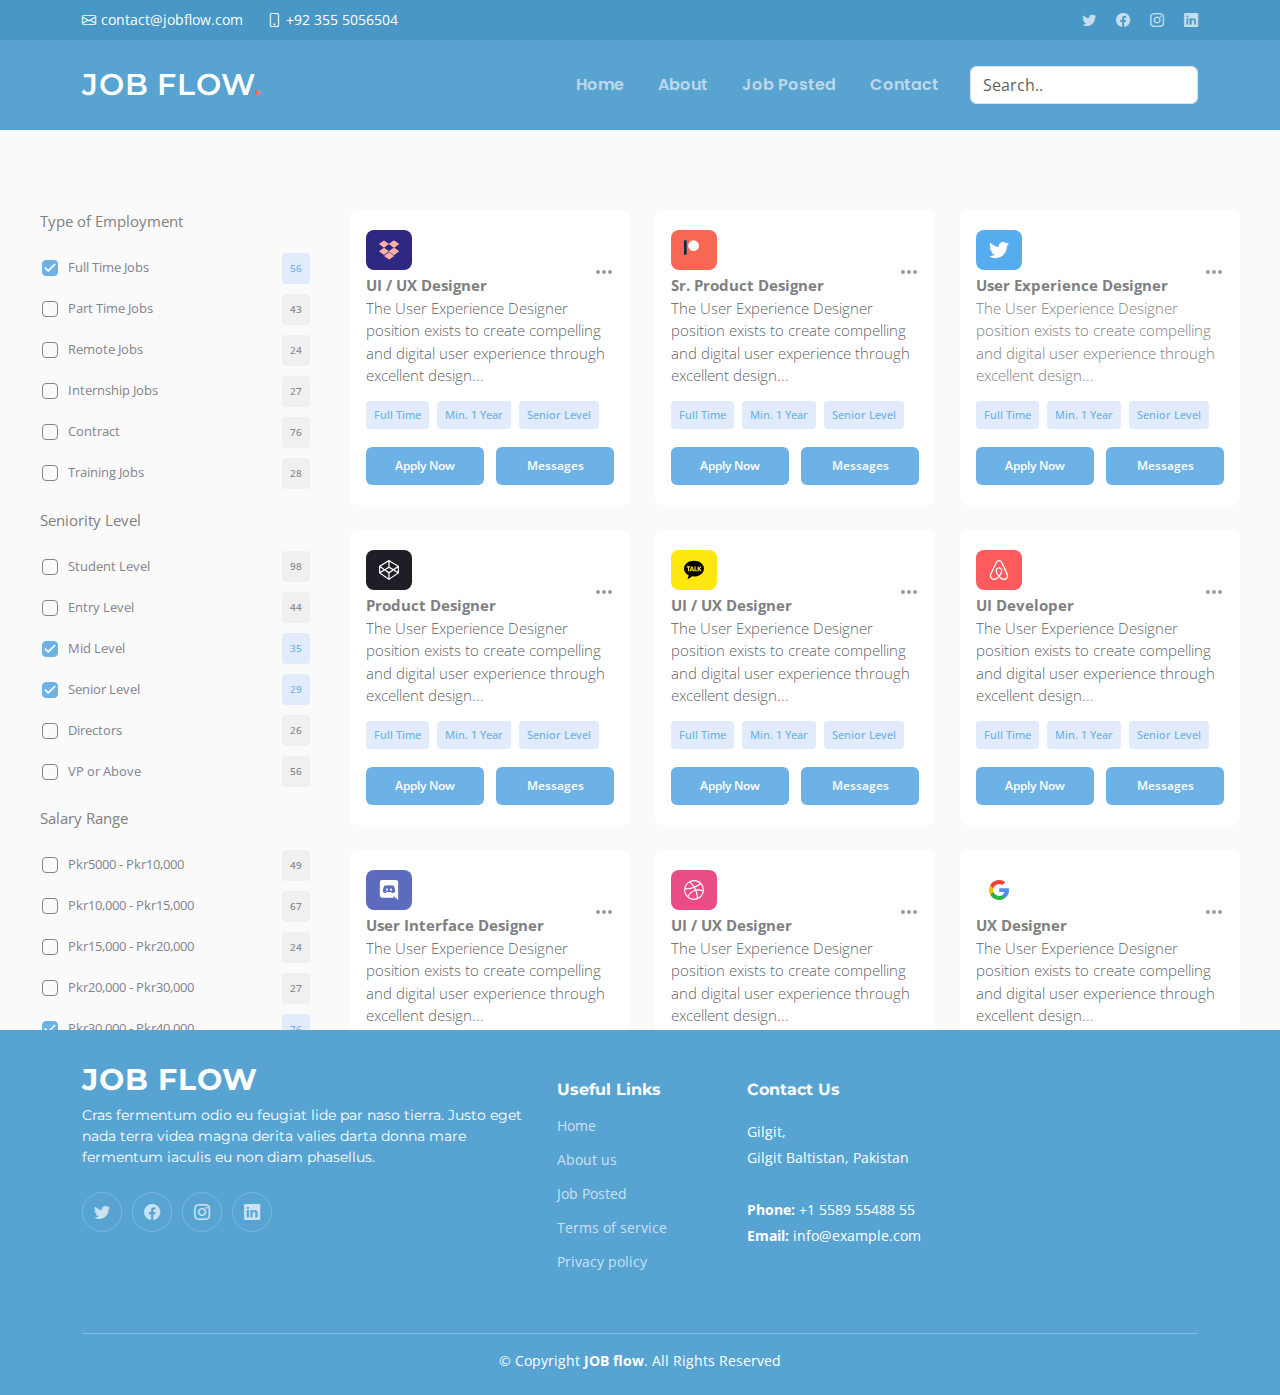
<file: jobs.html>
<!DOCTYPE html>
<html lang="en">
<head>
    <meta charset="UTF-8">
    <meta name="viewport" content="width=device-width, initial-scale=1.0">

    <link rel="stylesheet" href="./assets/css/main.css">
    <title>Document</title>

     

  <!-- Google Fonts -->
  <link rel="preconnect" href="https://fonts.googleapis.com">
  <link rel="preconnect" href="https://fonts.gstatic.com" crossorigin>
  <link href="https://fonts.googleapis.com/css2?family=Open+Sans:ital,wght@0,300;0,400;0,500;0,600;0,700;1,300;1,400;1,600;1,700&family=Montserrat:ital,wght@0,300;0,400;0,500;0,600;0,700;1,300;1,400;1,500;1,600;1,700&family=Raleway:ital,wght@0,300;0,400;0,500;0,600;0,700;1,300;1,400;1,500;1,600;1,700&display=swap" rel="stylesheet">

  <!-- Vendor CSS Files -->
  <link href="assets/vendor/bootstrap/css/bootstrap.min.css" rel="stylesheet">
  <link href="assets/vendor/bootstrap-icons/bootstrap-icons.css" rel="stylesheet">
  <link href="assets/vendor/aos/aos.css" rel="stylesheet">
  <link href="assets/vendor/glightbox/css/glightbox.min.css" rel="stylesheet">
  <link href="assets/vendor/swiper/swiper-bundle.min.css" rel="stylesheet">

  <link rel="stylesheet" href="./assets/css/jobs.css">
  <link href="assets/css/main.css" rel="stylesheet">


      
</head>
<body>
    

      <!-- ======= Header ======= -->
  <section id="topbar" class="topbar d-flex align-items-center">
    <div class="container d-flex justify-content-center justify-content-md-between">
      <div class="contact-info d-flex align-items-center">
        <i class="bi bi-envelope d-flex align-items-center"><a href="mailto:contact@example.com">contact@jobflow.com</a></i>
        <i class="bi bi-phone d-flex align-items-center ms-4"><span>+92 355 5056504</span></i>
      </div>
      <div class="social-links d-none d-md-flex align-items-center">
        <a href="#" class="twitter"><i class="bi bi-twitter"></i></a>
        <a href="#" class="facebook"><i class="bi bi-facebook"></i></a>
        <a href="#" class="instagram"><i class="bi bi-instagram"></i></a>
        <a href="#" class="linkedin"><i class="bi bi-linkedin"></i></i></a>
      </div>
    </div>
  </section><!-- End Top Bar -->


  <header id="header" class="header d-flex align-items-center">

    <div class="container-fluid container-xl d-flex align-items-center justify-content-between">
      <a href="index.html" class="logo d-flex align-items-center">
        <!-- Uncomment the line below if you also wish to use an image logo -->
        <!-- <img src="assets/img/logo.png" alt=""> -->
        <h1>JOB FLOW<span>.</span></h1>
      </a>
      <nav id="navbar" class="navbar">
        <ul>
          <li><a href="./index.html">Home</a></li>
          <li><a href="./index.html">About</a></li>
          <li><a href="./jobs.html">Job Posted</a></li>
         
          <li><a href="./index.html">Contact</a></li>
          <li><input class="form-control" id="myInput" type="text" placeholder="Search.."></li>

        </ul>
      </nav><!-- .navbar -->

      <i class="mobile-nav-toggle mobile-nav-show bi bi-list"></i>
      <i class="mobile-nav-toggle mobile-nav-hide d-none bi bi-x"></i>

    </div>
  </header><!-- End Header -->
  <!-- End Header -->






    <!-- jobs  -->

 

<div class="job">

    <div class="wrapper">
    
     <div class="main-container">
      <div class="search-type">
      
       <div class="job-time">
        <div class="job-time-title">Type of Employment</div>
        <div class="job-wrapper">
         <div class="type-container">
          <input type="checkbox" id="job1" class="job-style" checked>
          <label for="job1">Full Time Jobs</label>
          <span class="job-number">56</span>
         </div>
         <div class="type-container">
          <input type="checkbox" id="job2" class="job-style">
          <label for="job2">Part Time Jobs</label>
          <span class="job-number">43</span>
         </div>
         <div class="type-container">
          <input type="checkbox" id="job3" class="job-style">
          <label for="job3">Remote Jobs</label>
          <span class="job-number">24</span>
         </div>
         <div class="type-container">
          <input type="checkbox" id="job4" class="job-style">
          <label for="job4">Internship Jobs</label>
          <span class="job-number">27</span>
         </div>
         <div class="type-container">
          <input type="checkbox" id="job5" class="job-style">
          <label for="job5">Contract</label>
          <span class="job-number">76</span>
         </div>
         <div class="type-container">
          <input type="checkbox" id="job6" class="job-style">
          <label for="job6">Training Jobs</label>
          <span class="job-number">28</span>
         </div>
        </div>
       </div>
       <div class="job-time">
        <div class="job-time-title">Seniority Level</div>
        <div class="job-wrapper">
         <div class="type-container">
          <input type="checkbox" id="job7" class="job-style">
          <label for="job7">Student Level</label>
          <span class="job-number">98</span>
         </div>
         <div class="type-container">
          <input type="checkbox" id="job8" class="job-style">
          <label for="job8">Entry Level</label>
          <span class="job-number">44</span>
         </div>
         <div class="type-container">
          <input type="checkbox" id="job9" class="job-style" checked>
          <label for="job9">Mid Level</label>
          <span class="job-number">35</span>
         </div>
         <div class="type-container">
          <input type="checkbox" id="job10" class="job-style" checked>
          <label for="job10">Senior Level</label>
          <span class="job-number">29</span>
         </div>
         <div class="type-container">
          <input type="checkbox" id="job11" class="job-style">
          <label for="job11">Directors</label>
          <span class="job-number">26</span>
         </div>
         <div class="type-container">
          <input type="checkbox" id="job12" class="job-style">
          <label for="job12">VP or Above</label>
          <span class="job-number">56</span>
         </div>
        </div>
       </div>
       <div class="job-time">
        <div class="job-time-title">Salary Range</div>
        <div class="job-wrapper">
         <div class="type-container">
          <input type="checkbox" id="job1" class="job-style">
          <label for="job1">Pkr5000 - Pkr10,000</label>
          <span class="job-number">49</span>
         </div>
         <div class="type-container">
          <input type="checkbox" id="job2" class="job-style">
          <label for="job2">Pkr10,000 - Pkr15,000</label>
          <span class="job-number">67</span>
         </div>
         <div class="type-container">
          <input type="checkbox" id="job3" class="job-style">
          <label for="job3">Pkr15,000 - Pkr20,000</label>
          <span class="job-number">24</span>
         </div>
         <div class="type-container">
          <input type="checkbox" id="job4" class="job-style">
          <label for="job4">Pkr20,000 - Pkr30,000</label>
          <span class="job-number">27</span>
         </div>
         <div class="type-container">
          <input type="checkbox" id="job5" class="job-style" checked>
          <label for="job5">Pkr30,000 - Pkr40,000</label>
          <span class="job-number">76</span>
         </div>
         <div class="type-container">
          <input type="checkbox" id="job6" class="job-style" checked>
          <label for="job6">Pkr40,000 - Pkr50,000</label>
          <span class="job-number">22</span>
         </div>
         <div class="type-container">
          <input type="checkbox" id="job6" class="job-style">
          <label for="job6">Pkr50,000 - Pkr70,000</label>
          <span class="job-number">18</span>
         </div>
        </div>
       </div>
      </div>

   <div class="list-group" id="myList">
    

      <div class="searched-jobs">
       <div class="job-cards">
        
        <div class="job-card">
         <div class="job-card-header">
          <svg viewBox="0 -13 512 512" xmlns="http://www.w3.org/2000/svg" style="background-color:#2e2882">
           <g fill="#feb0a5">
            <path d="M256 92.5l127.7 91.6L512 92 383.7 0 256 91.5 128.3 0 0 92l128.3 92zm0 0M256 275.9l-127.7-91.5L0 276.4l128.3 92L256 277l127.7 91.5 128.3-92-128.3-92zm0 0" />
            <path d="M127.7 394.1l128.4 92 128.3-92-128.3-92zm0 0" />
           </g>
           <path d="M512 92L383.7 0 256 91.5v1l127.7 91.6zm0 0M512 276.4l-128.3-92L256 275.9v1l127.7 91.5zm0 0M256 486.1l128.4-92-128.3-92zm0 0" fill="#feb0a5" />
          </svg>
          <div class="menu-dot"></div>
         </div>
         <div class="job-card-title"><span class="fw-bold">UI / UX Designer</span></div>
         <div class="job-card-subtitle">
         <span class="text-muted fw-lighter"> The User Experience Designer position exists to create compelling and digital user experience through excellent design...</span>
         </div>
         <div class="job-detail-buttons">
          <button class="search-buttons detail-button">Full Time</button>
          <button class="search-buttons detail-button">Min. 1 Year</button>
          <button class="search-buttons detail-button">Senior Level</button>
         </div>
         <div class="job-card-buttons">
          <button class="search-buttons card-buttons">Apply Now</button>
          <button class="search-buttons card-buttons-msg">Messages</button>
         </div>
        </div>



        <div class="job-card">
         <div class="job-card-header">
          <svg xmlns="http://www.w3.org/2000/svg" viewBox="0 0 32 32" style="background-color:#f76754">
           <path xmlns="http://www.w3.org/2000/svg" d="M0 .5h4.2v23H0z" fill="#042b48" data-original="#212121" />
           <path xmlns="http://www.w3.org/2000/svg" d="M15.4.5a8.6 8.6 0 100 17.2 8.6 8.6 0 000-17.2z" fill="#fefefe" data-original="#f4511e" /></svg>
          <div class="menu-dot"></div>
         </div>
         <div class="job-card-title"><span class="fw-bold">Sr. Product Designer</span></div>
         <div class="job-card-subtitle">
        <span class="text-muted fw-lighter">  The User Experience Designer position exists to create compelling and digital user experience through excellent design...</span>
         </div>
         <div class="job-detail-buttons">
          <button class="search-buttons detail-button">Full Time</button>
          <button class="search-buttons detail-button">Min. 1 Year</button>
          <button class="search-buttons detail-button">Senior Level</button>
         </div>
         <div class="job-card-buttons">
          <button class="search-buttons card-buttons">Apply Now</button>
          <button class="search-buttons card-buttons-msg">Messages</button>
         </div>
        </div>
        <div class="job-card">
         <div class="job-card-header">
          <svg xmlns="http://www.w3.org/2000/svg" viewBox="0 0 512 512" fill="#fff" style="background-color:#55acee">
           <path d="M512 97.2c-19 8.4-39.3 14-60.5 16.6 21.8-13 38.4-33.4 46.2-58a209.8 209.8 0 01-66.6 25.4A105 105 0 00249.5 153c0 8.3.8 16.3 2.5 24A297.1 297.1 0 0135.6 67 105.1 105.1 0 0068 207.4c-16.9-.3-33.4-5.2-47.4-12.9v1.1c0 51 36.4 93.4 84 103.2-8.5 2.3-17.8 3.4-27.4 3.4-6.8 0-13.5-.3-20-1.8a106 106 0 0098.2 73.2A211 211 0 010 416.9 295.5 295.5 0 00161 464c193.2 0 298.8-160 298.8-298.7 0-4.6-.2-9.1-.4-13.6A209.4 209.4 0 00512 97.2z" /></svg>
          <div class="menu-dot"></div>
         </div>
         <div class="job-card-title"><span class="fw-bold">User Experience Designer</span></div>
         <div class="job-card-subtitle">
         <span class="text-lighter fw-lighter"> The User Experience Designer position exists to create compelling and digital user experience through excellent design...</span>
         </div>
         <div class="job-detail-buttons">
          <button class="search-buttons detail-button">Full Time</button>
          <button class="search-buttons detail-button">Min. 1 Year</button>
          <button class="search-buttons detail-button">Senior Level</button>
         </div>
         <div class="job-card-buttons">
          <button class="search-buttons card-buttons">Apply Now</button>
          <button class="search-buttons card-buttons-msg">Messages</button>
         </div>
        </div>
        <div class="job-card">
         <div class="job-card-header">
          <svg viewBox="0 0 24 24" xmlns="http://www.w3.org/2000/svg" fill="#fff" style="background-color:#1e1f26">
           <path d="M24 7.6c0-.3 0-.5-.4-.6C12.2.2 12.4-.3 11.6 0 3 5.5.6 6.7.2 7.1c-.3.3-.2.8-.2 8.3 0 .9 7.7 5.5 11.5 8.4.4.3.8.2 1 0 11.2-8 11.5-7.6 11.5-8.4V7.6zm-1.5 6.5l-3.9-2.4L22.5 9zm-5.3-3.2l-4.5-2.7V2L22 7.6zM12 14.5l-3.9-2.7L12 9.5l3.9 2.3zm-.8-12.4v6L6.8 11 2.1 7.6zm-5.8 9.6l-3.9 2.4V9zm1.3 1l4.5 3.1v6l-9-6.3zm6 9.1v-6l4.6-3.1 4.6 2.8z" /></svg>
          <div class="menu-dot"></div>
         </div>
         <div class="job-card-title"><span class="fw-bold">Product Designer</span></div>
         <div class="job-card-subtitle">
        <span class="text-muted fw-lighter">  The User Experience Designer position exists to create compelling and digital user experience through excellent design...</span>
         </div>
         <div class="job-detail-buttons">
          <button class="search-buttons detail-button">Full Time</button>
          <button class="search-buttons detail-button">Min. 1 Year</button>
          <button class="search-buttons detail-button">Senior Level</button>
         </div>
         <div class="job-card-buttons">
          <button class="search-buttons card-buttons">Apply Now</button>
          <button class="search-buttons card-buttons-msg">Messages</button>
         </div>
        </div>
        <div class="job-card">
         <div class="job-card-header">
          <svg viewBox="0 0 24 24" xmlns="http://www.w3.org/2000/svg" style="background-color:#ffe80f">
           <path d="M9.5 9.3l-.7 2h1.4z" />
           <path d="M12 1C5.4 1 0 5.2 0 10.4c0 3.4 2.2 6.3 5.6 8-1.3 4.4-1.3 4.4-1 4.6.2.1.5 0 5.3-3.4l2.1.2c6.6 0 12-4.2 12-9.4S18.6 1 12 1zM6 13c0 .4-.3.7-.6.7s-.7-.3-.7-.7V9H3.6c-.4 0-.7-.4-.7-.7s.3-.7.7-.7H7c.4 0 .7.3.7.7s-.3.6-.7.6h-1zm5.4.7c-.7 0-.6-.6-.9-1.2h-2c-.4.6-.3 1.2-1 1.2s-.8-.4-.6-1.1l1.6-4.3a1 1 0 011-.7c.4 0 .8.3.9.7 1 3.4 2.6 5.4 1 5.4zm4-.1h-2.2c-1.2 0-.5-1.6-.7-5.3 0-.4.3-.7.7-.7s.7.3.7.7v4h1.5c.3 0 .6.3.6.6 0 .4-.3.7-.6.7zm5.4-.5l-.3.4c-1 .7-1.6-1.4-2.6-2.3l-.2.3V13c0 .4-.3.7-.7.7a.7.7 0 01-.7-.7V8.3a.7.7 0 011.4 0v1.5c1.3-1 2-2.7 2.8-2 .8.9-.9 1.6-1.5 2.5 1.6 2.2 1.9 2.3 1.8 2.8z" /></svg>
          <div class="menu-dot"></div>
         </div>
         <div class="job-card-title"><span class="fw-bold">UI / UX Designer</span></div>
         <div class="job-card-subtitle">
       <span class="text-muted fw-lighter">   The User Experience Designer position exists to create compelling and digital user experience through excellent design...</span>
         </div>
         <div class="job-detail-buttons">
          <button class="search-buttons detail-button">Full Time</button>
          <button class="search-buttons detail-button">Min. 1 Year</button>
          <button class="search-buttons detail-button">Senior Level</button>
         </div>
         <div class="job-card-buttons">
          <button class="search-buttons card-buttons">Apply Now</button>
          <button class="search-buttons card-buttons-msg">Messages</button>
         </div>
        </div>
        <div class="job-card">
         <div class="job-card-header">
          <svg viewBox="0 0 24 24" xmlns="http://www.w3.org/2000/svg" style="background-color: #fe5b5f">
           <path d="M12 20.6c-1.4 1.5-3.1 3-5.1 3.3-2 .8-5.9-1.3-5.9-5 0-2.5 3.2-8 6.6-15.1C8.5 1.9 9.4 0 12 0c2.6 0 3.5 1.8 4.6 4C23 17 23 17.7 23 19c0 4.4-5.5 8-11 1.7zm9.5-1.7c0-2-6.4-14.4-6.5-14.5-.9-1.9-1.4-2.9-3-2.9-1.8 0-2.3 1.5-3.2 3.2C2.5 17.2 2.5 18 2.5 19c0 3 3.7 6 8.5.6-2-2.6-3-4.8-3-6.6 0-2.7 2-4.2 4-4.2s4 1.5 4 4.2c0 1.8-1 4-3 6.6 4.6 5.2 8.5 2.5 8.5-.6zM12 10.2c-1.2 0-2.5.9-2.5 2.7 0 1.4.9 3.3 2.5 5.4 1.6-2.1 2.5-4 2.5-5.4 0-1.8-1.3-2.7-2.5-2.7z" fill="#fff" /></svg>
          <div class="menu-dot"></div>
         </div>
         <div class="job-card-title"><span class="fw-bold">UI Developer</span></div>
         <div class="job-card-subtitle">
        <span class="text-muted fw-lighter">  The User Experience Designer position exists to create compelling and digital user experience through excellent design...</span>
         </div>
         <div class="job-detail-buttons">
          <button class="search-buttons detail-button">Full Time</button>
          <button class="search-buttons detail-button">Min. 1 Year</button>
          <button class="search-buttons detail-button">Senior Level</button>
         </div>
         <div class="job-card-buttons">
          <button class="search-buttons card-buttons">Apply Now</button>
          <button class="search-buttons card-buttons-msg">Messages</button>
         </div>
        </div>
        <div class="job-card">
         <div class="job-card-header">
          <svg viewBox="0 0 24 24" xmlns="http://www.w3.org/2000/svg" style="background-color: #5c6bc0">
           <g fill="#fff">
            <path d="M3.6 21.2h14.2l-.6-2.2 5.8 5V2.5C23 1 21.8 0 20.4 0H3.6A2.6 2.6 0 001 2.5v16.2c0 1.4 1.2 2.5 2.6 2.5zM14 5.7zM6.5 7C8.3 5.6 10 5.7 10 5.7l.2.1c-2.3.6-3.3 1.6-3.3 1.6.1 0 4.6-2.7 10.1 0 0 0-1-1-3.1-1.5l.2-.2c.3 0 1.8 0 3.5 1.3 0 0 1.8 3.1 1.8 7 0 0-1.1 1.6-4 1.7l-.7-1a4 4 0 002.2-1.4c-3.2 2-6 1.7-9.3.3h-.1l-.4-.2s.6 1 2.2 1.4l-.8 1c-2.8 0-3.8-1.8-3.8-1.8 0-3.9 1.8-7 1.8-7z" />
            <path d="M14.3 12.8c.7 0 1.3-.6 1.3-1.4 0-.7-.6-1.3-1.3-1.3a1.3 1.3 0 000 2.7zM9.7 12.8c.7 0 1.3-.6 1.3-1.4 0-.7-.6-1.3-1.3-1.3a1.3 1.3 0 000 2.7z" />
           </g>
          </svg>
          <div class="menu-dot"></div>
         </div>
         <div class="job-card-title"><span class="fw-bold">User Interface Designer</span></div>
         <div class="job-card-subtitle">
         <span class="text-muted fw-lighter"> The User Experience Designer position exists to create compelling and digital user experience through excellent design...</span>
         </div>




         <div class="job-detail-buttons">
          <button class="search-buttons detail-button">Full Time</button>
          <button class="search-buttons detail-button">Min. 1 Year</button>
          <button class="search-buttons detail-button">Senior Level</button>
         </div>
         <div class="job-card-buttons">
          <button class="search-buttons card-buttons">Apply Now</button>
          <button class="search-buttons card-buttons-msg">Messages</button>
         </div>
        </div>
        <div class="job-card">
         <div class="job-card-header">
          <svg viewBox="0 0 24 24" xmlns="http://www.w3.org/2000/svg" fill="#fff" style="background-color:#ea4c88">
           <path d="M16.4 23.2C28.6 18.2 25.2 0 12 0a12 12 0 104.4 23.2zM5.3 20c.8-1.5 3.6-5.5 8.3-7 1 2.6 1.7 5.5 1.7 8.8-3.5 1.2-7.3.4-10-1.8zm11.5 1.2a27 27 0 00-1.7-8.4c2-.4 4.5-.2 7.2 1-.6 3.2-2.6 6-5.5 7.4zm5.7-9c-3-1.1-5.7-1.3-8-.8a28 28 0 00-1.1-2.3 20 20 0 006.5-4c1.7 1.9 2.7 4.3 2.6 7zM18.9 4c-.9.8-2.9 2.4-6.3 3.8A28 28 0 008 2.3C11.6.8 15.8 1.4 19 4zM6.6 3c.8.7 2.7 2.5 4.5 5.3a33 33 0 01-9.4 1.5c.6-3 2.4-5.4 4.9-6.9zm-5 8.3c4.2-.1 7.6-.8 10.3-1.7l1.1 2.1A17.4 17.4 0 004.2 19c-1.8-2-2.8-4.7-2.7-7.6z" /></svg>
          <div class="menu-dot"></div>
         </div>
         <div class="job-card-title"><span class="fw-bold">UI / UX Designer</span></div>
         <div class="job-card-subtitle">
         <span class="text-muted fw-lighter"> The User Experience Designer position exists to create compelling and digital user experience through excellent design...</span>
         </div>
         <div class="job-detail-buttons">
          <button class="search-buttons detail-button">Full Time</button>
          <button class="search-buttons detail-button">Min. 1 Year</button>
          <button class="search-buttons detail-button">Senior Level</button>
         </div>
         <div class="job-card-buttons">
          <button class="search-buttons card-buttons">Apply Now</button>
          <button class="search-buttons card-buttons-msg">Messages</button>
         </div>
        </div>
        <div class="job-card">
         <div class="job-card-header">
          <svg xmlns="http://www.w3.org/2000/svg" viewBox="0 0 512 512">
           <path d="M113.5 309.4L95.6 376l-65 1.4A254.9 254.9 0 010 256c0-42.5 10.3-82.5 28.6-117.7l58 10.6 25.4 57.6a152.2 152.2 0 001.5 103z" fill="#fbbb00" />
           <path d="M507.5 208.2a256.3 256.3 0 01-91.2 247.4l-73-3.7-10.4-64.5c29.9-17.6 53.3-45 65.6-78H261.6V208.3h246z" fill="#518ef8" />
           <path d="M416.3 455.6a256 256 0 01-385.8-78.3l83-67.9a152.2 152.2 0 00219.4 78l83.4 68.2z" fill="#28b446" />
           <path d="M419.4 59l-83 67.8A152.3 152.3 0 00112 206.5l-83.4-68.2a256 256 0 01390.8-79.4z" fill="#f14336" /></svg>
          <div class="menu-dot"></div>
         </div>
         <div class="job-card-title"><span class="fw-bold">UX Designer</span></div>
         <div class="job-card-subtitle">
          <span class="text-muted fw-lighter">The User Experience Designer position exists to create compelling and digital user experience through excellent design...</span>
         </div>
         <div class="job-detail-buttons">
          <button class="search-buttons detail-button">Full Time</button>
          <button class="search-buttons detail-button">Min. 1 Year</button>
          <button class="search-buttons detail-button">Senior Level</button>
         </div>
         <div class="job-card-buttons">
          <button class="search-buttons card-buttons">Apply Now</button>
          <button class="search-buttons card-buttons-msg">Messages</button>
         </div>
        </div>
       </div>
       <div class="job-overview">
        <div class="job-overview-cards">
         <div class="job-overview-card">
          <div class="job-card overview-card">
           <div class="overview-wrapper">
            <svg viewBox="0 -13 512 512" xmlns="http://www.w3.org/2000/svg" style="background-color:#2e2882">
           <g fill="#feb0a5" >
            <path d="M256 92.5l127.7 91.6L512 92 383.7 0 256 91.5 128.3 0 0 92l128.3 92zm0 0M256 275.9l-127.7-91.5L0 276.4l128.3 92L256 277l127.7 91.5 128.3-92-128.3-92zm0 0" />
            <path d="M127.7 394.1l128.4 92 128.3-92-128.3-92zm0 0" />
           </g>
           <path d="M512 92L383.7 0 256 91.5v1l127.7 91.6zm0 0M512 276.4l-128.3-92L256 275.9v1l127.7 91.5zm0 0M256 486.1l128.4-92-128.3-92zm0 0" fill="#feb0a5" />
          </svg>
            <div class="overview-detail">
             <div class="job-card-title"><span class="fw-bold">wed Developer</span></div>
             <div class="job-card-subtitle">
              2972 Westheimer Rd. Santa Ana.
             </div>
            </div>
            <svg class="heart" xmlns="http://www.w3.org/2000/svg" viewBox="0 0 24 24" fill="none" stroke="currentColor" stroke-width="2" stroke-linecap="round" stroke-linejoin="round" class="feather feather-heart">
             <path d="M20.8 4.6a5.5 5.5 0 00-7.7 0l-1.1 1-1-1a5.5 5.5 0 00-7.8 7.8l1 1 7.8 7.8 7.8-7.7 1-1.1a5.5 5.5 0 000-7.8z" /></svg>
           </div>
           <div class="job-overview-buttons">
            <div class="search-buttons time-button">Full Time</div>
            <div class="search-buttons level-button">Senior Level</div>
            <div class="job-stat">New</div>
            <div class="job-day">4d</div>
           </div>
          </div>
         </div>
         <div class="job-overview-card">
          <div class="job-card overview-card">
           <div class="overview-wrapper">
            <svg xmlns="http://www.w3.org/2000/svg" viewBox="0 0 32 32" style="background-color:#f76754">
           <path xmlns="http://www.w3.org/2000/svg" d="M0 .5h4.2v23H0z" fill="#042b48" data-original="#212121" />
           <path xmlns="http://www.w3.org/2000/svg" d="M15.4.5a8.6 8.6 0 100 17.2 8.6 8.6 0 000-17.2z" fill="#fefefe" data-original="#f4511e" /></svg>
            <div class="overview-detail">
             <div class="job-card-title">Sr. Product Designer</div>
             <div class="job-card-subtitle">
              1901 Thornridge Cir.Shiloh, Hawaii.
             </div>
            </div>
            <svg class="heart" xmlns="http://www.w3.org/2000/svg" viewBox="0 0 24 24" fill="none" stroke="currentColor" stroke-width="2" stroke-linecap="round" stroke-linejoin="round" class="feather feather-heart">
             <path d="M20.8 4.6a5.5 5.5 0 00-7.7 0l-1.1 1-1-1a5.5 5.5 0 00-7.8 7.8l1 1 7.8 7.8 7.8-7.7 1-1.1a5.5 5.5 0 000-7.8z" /></svg>
           </div>
           <div class="job-overview-buttons">
            <div class="search-buttons time-button">Full Time</div>
            <div class="search-buttons level-button">Senior Level</div>
            <div class="job-stat">New</div>
            <div class="job-day">4d</div>
           </div>
          </div>
         </div>
         <div class="job-overview-card">
          <div class="job-card overview-card">
           <div class="overview-wrapper">
            <svg xmlns="http://www.w3.org/2000/svg" viewBox="0 0 512 512" fill="#fff" style="background-color:#55acee">
           <path d="M512 97.2c-19 8.4-39.3 14-60.5 16.6 21.8-13 38.4-33.4 46.2-58a209.8 209.8 0 01-66.6 25.4A105 105 0 00249.5 153c0 8.3.8 16.3 2.5 24A297.1 297.1 0 0135.6 67 105.1 105.1 0 0068 207.4c-16.9-.3-33.4-5.2-47.4-12.9v1.1c0 51 36.4 93.4 84 103.2-8.5 2.3-17.8 3.4-27.4 3.4-6.8 0-13.5-.3-20-1.8a106 106 0 0098.2 73.2A211 211 0 010 416.9 295.5 295.5 0 00161 464c193.2 0 298.8-160 298.8-298.7 0-4.6-.2-9.1-.4-13.6A209.4 209.4 0 00512 97.2z" /></svg>
            <div class="overview-detail">
             <div class="job-card-title">User Experience Designer</div>
             <div class="job-card-subtitle">
              414 Parker Rd. Allentown, New york
             </div>
            </div>
            <svg class="heart" xmlns="http://www.w3.org/2000/svg" viewBox="0 0 24 24" fill="none" stroke="currentColor" stroke-width="2" stroke-linecap="round" stroke-linejoin="round" class="feather feather-heart">
             <path d="M20.8 4.6a5.5 5.5 0 00-7.7 0l-1.1 1-1-1a5.5 5.5 0 00-7.8 7.8l1 1 7.8 7.8 7.8-7.7 1-1.1a5.5 5.5 0 000-7.8z" /></svg>
           </div>
           <div class="job-overview-buttons">
            <div class="search-buttons time-button">Full Time</div>
            <div class="search-buttons level-button">Senior Level</div>
            <div class="job-stat">New</div>
            <div class="job-day">4d</div>
           </div>
          </div>
         </div>
         <div class="job-overview-card">
          <div class="job-card overview-card">
           <div class="overview-wrapper">
            <svg viewBox="0 0 24 24" xmlns="http://www.w3.org/2000/svg" fill="#fff" style="background-color:#1e1f26">
           <path d="M24 7.6c0-.3 0-.5-.4-.6C12.2.2 12.4-.3 11.6 0 3 5.5.6 6.7.2 7.1c-.3.3-.2.8-.2 8.3 0 .9 7.7 5.5 11.5 8.4.4.3.8.2 1 0 11.2-8 11.5-7.6 11.5-8.4V7.6zm-1.5 6.5l-3.9-2.4L22.5 9zm-5.3-3.2l-4.5-2.7V2L22 7.6zM12 14.5l-3.9-2.7L12 9.5l3.9 2.3zm-.8-12.4v6L6.8 11 2.1 7.6zm-5.8 9.6l-3.9 2.4V9zm1.3 1l4.5 3.1v6l-9-6.3zm6 9.1v-6l4.6-3.1 4.6 2.8z" /></svg>
            <div class="overview-detail">
             <div class="job-card-title">Product Designer</div>
             <div class="job-card-subtitle">
              4517 Washington Ave. Syracuse.
             </div>
            </div>
            <svg class="heart" xmlns="http://www.w3.org/2000/svg" viewBox="0 0 24 24" fill="none" stroke="currentColor" stroke-width="2" stroke-linecap="round" stroke-linejoin="round" class="feather feather-heart">
             <path d="M20.8 4.6a5.5 5.5 0 00-7.7 0l-1.1 1-1-1a5.5 5.5 0 00-7.8 7.8l1 1 7.8 7.8 7.8-7.7 1-1.1a5.5 5.5 0 000-7.8z" /></svg>
           </div>
           <div class="job-overview-buttons">
            <div class="search-buttons time-button">Full Time</div>
            <div class="search-buttons level-button">Senior Level</div>
            <div class="job-stat">New</div>
            <div class="job-day">4d</div>
           </div>
          </div>
         </div>
         <div class="job-overview-card">
          <div class="job-card overview-card">
           <div class="overview-wrapper">
           <svg viewBox="0 0 24 24" xmlns="http://www.w3.org/2000/svg" style="background-color:#ffe80f">
           <path d="M9.5 9.3l-.7 2h1.4z" />
           <path d="M12 1C5.4 1 0 5.2 0 10.4c0 3.4 2.2 6.3 5.6 8-1.3 4.4-1.3 4.4-1 4.6.2.1.5 0 5.3-3.4l2.1.2c6.6 0 12-4.2 12-9.4S18.6 1 12 1zM6 13c0 .4-.3.7-.6.7s-.7-.3-.7-.7V9H3.6c-.4 0-.7-.4-.7-.7s.3-.7.7-.7H7c.4 0 .7.3.7.7s-.3.6-.7.6h-1zm5.4.7c-.7 0-.6-.6-.9-1.2h-2c-.4.6-.3 1.2-1 1.2s-.8-.4-.6-1.1l1.6-4.3a1 1 0 011-.7c.4 0 .8.3.9.7 1 3.4 2.6 5.4 1 5.4zm4-.1h-2.2c-1.2 0-.5-1.6-.7-5.3 0-.4.3-.7.7-.7s.7.3.7.7v4h1.5c.3 0 .6.3.6.6 0 .4-.3.7-.6.7zm5.4-.5l-.3.4c-1 .7-1.6-1.4-2.6-2.3l-.2.3V13c0 .4-.3.7-.7.7a.7.7 0 01-.7-.7V8.3a.7.7 0 011.4 0v1.5c1.3-1 2-2.7 2.8-2 .8.9-.9 1.6-1.5 2.5 1.6 2.2 1.9 2.3 1.8 2.8z" /></svg>
            <div class="overview-detail">
             <div class="job-card-title">UI / UX Designer</div>
             <div class="job-card-subtitle">
              2711 Ash Dr. San Jose, South Dark.
             </div>
            </div>
            <svg class="heart" xmlns="http://www.w3.org/2000/svg" viewBox="0 0 24 24" fill="none" stroke="currentColor" stroke-width="2" stroke-linecap="round" stroke-linejoin="round" class="feather feather-heart">
             <path d="M20.8 4.6a5.5 5.5 0 00-7.7 0l-1.1 1-1-1a5.5 5.5 0 00-7.8 7.8l1 1 7.8 7.8 7.8-7.7 1-1.1a5.5 5.5 0 000-7.8z" /></svg>
           </div>
           <div class="job-overview-buttons">
            <div class="search-buttons time-button">Full Time</div>
            <div class="search-buttons level-button">Senior Level</div>
            <div class="job-stat">New</div>
            <div class="job-day">4d</div>
           </div>
          </div>
         </div>
         <div class="job-overview-card">
          <div class="job-card overview-card">
           <div class="overview-wrapper">
            <svg viewBox="0 0 24 24" xmlns="http://www.w3.org/2000/svg" style="background-color: #fe5b5f">
           <path d="M12 20.6c-1.4 1.5-3.1 3-5.1 3.3-2 .8-5.9-1.3-5.9-5 0-2.5 3.2-8 6.6-15.1C8.5 1.9 9.4 0 12 0c2.6 0 3.5 1.8 4.6 4C23 17 23 17.7 23 19c0 4.4-5.5 8-11 1.7zm9.5-1.7c0-2-6.4-14.4-6.5-14.5-.9-1.9-1.4-2.9-3-2.9-1.8 0-2.3 1.5-3.2 3.2C2.5 17.2 2.5 18 2.5 19c0 3 3.7 6 8.5.6-2-2.6-3-4.8-3-6.6 0-2.7 2-4.2 4-4.2s4 1.5 4 4.2c0 1.8-1 4-3 6.6 4.6 5.2 8.5 2.5 8.5-.6zM12 10.2c-1.2 0-2.5.9-2.5 2.7 0 1.4.9 3.3 2.5 5.4 1.6-2.1 2.5-4 2.5-5.4 0-1.8-1.3-2.7-2.5-2.7z" fill="#fff" /></svg>
            <div class="overview-detail">
             <div class="job-card-title">UI Developer</div>
             <div class="job-card-subtitle">
              1725 Preston Rd. Inglewood.
             </div>
            </div>
            <svg class="heart" xmlns="http://www.w3.org/2000/svg" viewBox="0 0 24 24" fill="none" stroke="currentColor" stroke-width="2" stroke-linecap="round" stroke-linejoin="round" class="feather feather-heart">
             <path d="M20.8 4.6a5.5 5.5 0 00-7.7 0l-1.1 1-1-1a5.5 5.5 0 00-7.8 7.8l1 1 7.8 7.8 7.8-7.7 1-1.1a5.5 5.5 0 000-7.8z" /></svg>
           </div>
           <div class="job-overview-buttons">
            <div class="search-buttons time-button">Full Time</div>
            <div class="search-buttons level-button">Senior Level</div>
            <div class="job-stat">New</div>
            <div class="job-day">4d</div>
           </div>
          </div>
         </div>
         <div class="job-overview-card">
          <div class="job-card overview-card">
           <div class="overview-wrapper">
            <svg viewBox="0 0 24 24" xmlns="http://www.w3.org/2000/svg" style="background-color: #5c6bc0">
           <g fill="#fff">
            <path d="M3.6 21.2h14.2l-.6-2.2 5.8 5V2.5C23 1 21.8 0 20.4 0H3.6A2.6 2.6 0 001 2.5v16.2c0 1.4 1.2 2.5 2.6 2.5zM14 5.7zM6.5 7C8.3 5.6 10 5.7 10 5.7l.2.1c-2.3.6-3.3 1.6-3.3 1.6.1 0 4.6-2.7 10.1 0 0 0-1-1-3.1-1.5l.2-.2c.3 0 1.8 0 3.5 1.3 0 0 1.8 3.1 1.8 7 0 0-1.1 1.6-4 1.7l-.7-1a4 4 0 002.2-1.4c-3.2 2-6 1.7-9.3.3h-.1l-.4-.2s.6 1 2.2 1.4l-.8 1c-2.8 0-3.8-1.8-3.8-1.8 0-3.9 1.8-7 1.8-7z" />
            <path d="M14.3 12.8c.7 0 1.3-.6 1.3-1.4 0-.7-.6-1.3-1.3-1.3a1.3 1.3 0 000 2.7zM9.7 12.8c.7 0 1.3-.6 1.3-1.4 0-.7-.6-1.3-1.3-1.3a1.3 1.3 0 000 2.7z" />
           </g>
          </svg>
            <div class="overview-detail">
             <div class="job-card-title">User Interface Designer</div>
             <div class="job-card-subtitle">
              2972 Westheimer Rd. Santa Ana.
             </div>
            </div>
            <svg class="heart" xmlns="http://www.w3.org/2000/svg" viewBox="0 0 24 24" fill="none" stroke="currentColor" stroke-width="2" stroke-linecap="round" stroke-linejoin="round" class="feather feather-heart">
             <path d="M20.8 4.6a5.5 5.5 0 00-7.7 0l-1.1 1-1-1a5.5 5.5 0 00-7.8 7.8l1 1 7.8 7.8 7.8-7.7 1-1.1a5.5 5.5 0 000-7.8z" /></svg>
           </div>
           <div class="job-overview-buttons">
            <div class="search-buttons time-button">Full Time</div>
            <div class="search-buttons level-button">Senior Level</div>
            <div class="job-stat">New</div>
            <div class="job-day">4d</div>
           </div>
          </div>
         </div>
          <div class="job-overview-card">
          <div class="job-card overview-card">
           <div class="overview-wrapper">
             <svg viewBox="0 0 24 24" xmlns="http://www.w3.org/2000/svg" fill="#fff" style="background-color:#ea4c88">
           <path d="M16.4 23.2C28.6 18.2 25.2 0 12 0a12 12 0 104.4 23.2zM5.3 20c.8-1.5 3.6-5.5 8.3-7 1 2.6 1.7 5.5 1.7 8.8-3.5 1.2-7.3.4-10-1.8zm11.5 1.2a27 27 0 00-1.7-8.4c2-.4 4.5-.2 7.2 1-.6 3.2-2.6 6-5.5 7.4zm5.7-9c-3-1.1-5.7-1.3-8-.8a28 28 0 00-1.1-2.3 20 20 0 006.5-4c1.7 1.9 2.7 4.3 2.6 7zM18.9 4c-.9.8-2.9 2.4-6.3 3.8A28 28 0 008 2.3C11.6.8 15.8 1.4 19 4zM6.6 3c.8.7 2.7 2.5 4.5 5.3a33 33 0 01-9.4 1.5c.6-3 2.4-5.4 4.9-6.9zm-5 8.3c4.2-.1 7.6-.8 10.3-1.7l1.1 2.1A17.4 17.4 0 004.2 19c-1.8-2-2.8-4.7-2.7-7.6z" /></svg>
            <div class="overview-detail">
             <div class="job-card-title">UI / UX Designer</div>
             <div class="job-card-subtitle">
              1976 Thornide Joshua. Andr Maria.
             </div>
            </div>
            <svg class="heart" xmlns="http://www.w3.org/2000/svg" viewBox="0 0 24 24" fill="none" stroke="currentColor" stroke-width="2" stroke-linecap="round" stroke-linejoin="round" class="feather feather-heart">
             <path d="M20.8 4.6a5.5 5.5 0 00-7.7 0l-1.1 1-1-1a5.5 5.5 0 00-7.8 7.8l1 1 7.8 7.8 7.8-7.7 1-1.1a5.5 5.5 0 000-7.8z" /></svg>
           </div>
           <div class="job-overview-buttons">
            <div class="search-buttons time-button">Full Time</div>
            <div class="search-buttons level-button">Senior Level</div>
            <div class="job-stat">New</div>
            <div class="job-day">4d</div>
           </div>
          </div>
         </div>
         <div class="job-overview-card">
          <div class="job-card overview-card">
           <div class="overview-wrapper">
            <svg xmlns="http://www.w3.org/2000/svg" viewBox="0 0 512 512">
           <path d="M113.5 309.4L95.6 376l-65 1.4A254.9 254.9 0 010 256c0-42.5 10.3-82.5 28.6-117.7l58 10.6 25.4 57.6a152.2 152.2 0 001.5 103z" fill="#fbbb00" />
           <path d="M507.5 208.2a256.3 256.3 0 01-91.2 247.4l-73-3.7-10.4-64.5c29.9-17.6 53.3-45 65.6-78H261.6V208.3h246z" fill="#518ef8" />
           <path d="M416.3 455.6a256 256 0 01-385.8-78.3l83-67.9a152.2 152.2 0 00219.4 78l83.4 68.2z" fill="#28b446" />
           <path d="M419.4 59l-83 67.8A152.3 152.3 0 00112 206.5l-83.4-68.2a256 256 0 01390.8-79.4z" fill="#f14336" /></svg>
            <div class="overview-detail">
             <div class="job-card-title">UX Designer</div>
             <div class="job-card-subtitle">
              2972 Westheimer Rd. Santa Ana.
             </div>
            </div>
            <svg class="heart" xmlns="http://www.w3.org/2000/svg" viewBox="0 0 24 24" fill="none" stroke="currentColor" stroke-width="2" stroke-linecap="round" stroke-linejoin="round" class="feather feather-heart">
             <path d="M20.8 4.6a5.5 5.5 0 00-7.7 0l-1.1 1-1-1a5.5 5.5 0 00-7.8 7.8l1 1 7.8 7.8 7.8-7.7 1-1.1a5.5 5.5 0 000-7.8z" /></svg>
           </div>
           <div class="job-overview-buttons">
            <div class="search-buttons time-button">Full Time</div>
            <div class="search-buttons level-button">Senior Level</div>
            <div class="job-stat">New</div>
            <div class="job-day">4d</div>
           </div>
          </div>
         </div> 
        </div>
        <div class="job-explain">
         <img class="job-bg" alt="">
         <div class="job-logos">
          <svg xmlns="http://www.w3.org/2000/svg" viewBox="0 0 32 32" style="background-color:#f76754">
           <path xmlns="http://www.w3.org/2000/svg" d="M0 .5h4.2v23H0z" fill="#042b48" data-original="#212121"></path>
           <path xmlns="http://www.w3.org/2000/svg" d="M15.4.5a8.6 8.6 0 100 17.2 8.6 8.6 0 000-17.2z" fill="#fefefe" data-original="#f4511e"></path></svg>
         </div>
         <div class="job-explain-content">
         <div class="job-title-wrapper">
          <div class="job-card-title">UI /UX Designer</div>
          <div class="job-action">
           <svg class="heart" xmlns="http://www.w3.org/2000/svg" viewBox="0 0 24 24" fill="none" stroke="currentColor" stroke-width="2" stroke-linecap="round" stroke-linejoin="round" class="feather feather-heart">
             <path d="M20.8 4.6a5.5 5.5 0 00-7.7 0l-1.1 1-1-1a5.5 5.5 0 00-7.8 7.8l1 1 7.8 7.8 7.8-7.7 1-1.1a5.5 5.5 0 000-7.8z" /></svg>
           <svg xmlns="http://www.w3.org/2000/svg" viewBox="0 0 24 24" fill="none" stroke="currentColor" stroke-width="2" stroke-linecap="round" stroke-linejoin="round" class="feather feather-share-2"><circle cx="18" cy="5" r="3"/><circle cx="6" cy="12" r="3"/><circle cx="18" cy="19" r="3"/><path d="M8.6 13.5l6.8 4M15.4 6.5l-6.8 4"/></svg>
          </div>
          </div>
          <div class="job-subtitle-wrapper">
           <div class="company-name">Patreon <span class="comp-location">Londontowne, MD.</span></div>
           <div class="posted">Posted 8 days ago<span class="app-number">98 Application</span></div>
          </div>
          <div class="explain-bar">
           <div class="explain-contents">
           <div class="explain-title">Experience</div>
           <div class="explain-subtitle">Minimum 1 Year</div>
            </div>
           <div class="explain-contents">
           <div class="explain-title">Work Level</div>
           <div class="explain-subtitle">Senior level</div>
            </div>
           <div class="explain-contents">
           <div class="explain-title">Employee Type</div>
           <div class="explain-subtitle">Full Time Jobs</div>
            </div>
           <div class="explain-contents">
           <div class="explain-title">Offer Salary</div>
           <div class="explain-subtitle">$2150.0 / Month</div>
            </div>
          </div>
          <div class="overview-text">
           <div class="overview-text-header">Overview</div>
           <div class="overview-text-subheader">We believe that design (and you) will be critical to the company's success. You will work with our founders and our early customers to help define and build our product functionality, while maintaining the quality bar that customers have come to expect from modern SaaS applications. You have a strong background in product design with a quantitavely anf qualitatively analytical mindset. You will also have the opportunity to craft our overall product and visual identity and should be comfortable to flex into working.</div>
          </div>
          <div class="overview-text">
           <div class="overview-text-header">Job Description</div>
           <div class="overview-text-item">3+ years working as a product designer.</div>
           <div class="overview-text-item">A portfolio that highlights your approach to problem solving, as well as you skills in UI.</div>
           <div class="overview-text-item">Experience conducting research and building out smooth flows.</div>
           <div class="overview-text-item">Excellent communication skills with a well-defined design process.</div>
           <div class="overview-text-item">Familiarity with design tools like Sketch and Figma</div>
           <div class="overview-text-item">Up-level our overall design and bring consistency to end-user facing properties</div>
          </div>
         </div>
        </div>
       </div>
      </div>
    </div>
      




     </div>
    </div>
   </div>


    <!-- jobs end here -->



     <!-- ======= Footer ======= -->
  <footer id="footer" class="footer">

    <div class="container">
      <div class="row gy-4">
        <div class="col-lg-5 col-md-12 footer-info">
          <a href="index.html" class="logo d-flex align-items-center">
            <span>JOB FLOW</span>
          </a>
          <p>Cras fermentum odio eu feugiat lide par naso tierra. Justo eget nada terra videa magna derita valies darta donna mare fermentum iaculis eu non diam phasellus.</p>
          <div class="social-links d-flex mt-4">
            <a href="#" class="twitter"><i class="bi bi-twitter"></i></a>
            <a href="#" class="facebook"><i class="bi bi-facebook"></i></a>
            <a href="#" class="instagram"><i class="bi bi-instagram"></i></a>
            <a href="#" class="linkedin"><i class="bi bi-linkedin"></i></a>
          </div>
        </div>

        <div class="col-lg-2 col-6 footer-links">
          <h4>Useful Links</h4>
          <ul>
            <li><a href="#">Home</a></li>
            <li><a href="#">About us</a></li>
            <li><a href="#">Job Posted</a></li>
            <li><a href="#">Terms of service</a></li>
            <li><a href="#">Privacy policy</a></li>
          </ul>
        </div>

        <!-- <div class="col-lg-2 col-6 footer-links">
          <h4>Our Services</h4>
          <ul>
            <li><a href="#">Web Design</a></li>
            <li><a href="#">Web Development</a></li>
            <li><a href="#">Product Management</a></li>
            <li><a href="#">Marketing</a></li>
            <li><a href="#">Graphic Design</a></li>
          </ul>
        </div> -->

        <div class="col-lg-3 col-md-12 footer-contact text-center text-md-start">
          <h4>Contact Us</h4>
          <p>
             Gilgit,<br>
            Gilgit Baltistan, Pakistan<br><br>
            <strong>Phone:</strong> +1 5589 55488 55<br>
            <strong>Email:</strong> info@example.com<br>
          </p>

        </div>

      </div>
    </div>

    <div class="container mt-4">
      <hr>
      <div class="copyright">
        &copy; Copyright <strong><span>JOB flow</span></strong>. All Rights Reserved
      </div>
      <div class="credits">
      
      </div>
    </div>

  </footer><!-- End Footer -->
  <!-- End Footer -->

  <a href="#" class="scroll-top d-flex align-items-center justify-content-center"><i class="bi bi-arrow-up-short"></i></a>

  <div id="preloader"></div>

  <!-- Vendor JS Files -->
  <script src="assets/vendor/bootstrap/js/bootstrap.bundle.min.js"></script>
  <script src="assets/vendor/aos/aos.js"></script>
  <script src="assets/vendor/glightbox/js/glightbox.min.js"></script>
  <script src="assets/vendor/purecounter/purecounter_vanilla.js"></script>
  <script src="assets/vendor/swiper/swiper-bundle.min.js"></script>
  <script src="assets/vendor/isotope-layout/isotope.pkgd.min.js"></script>
  <script src="assets/vendor/php-email-form/validate.js"></script>

  <!-- Template Main JS File -->
  <script src="assets/js/main.js"></script>
  <script src="./assets/js/jobs.js"></script>
</body>
</html>
</file>
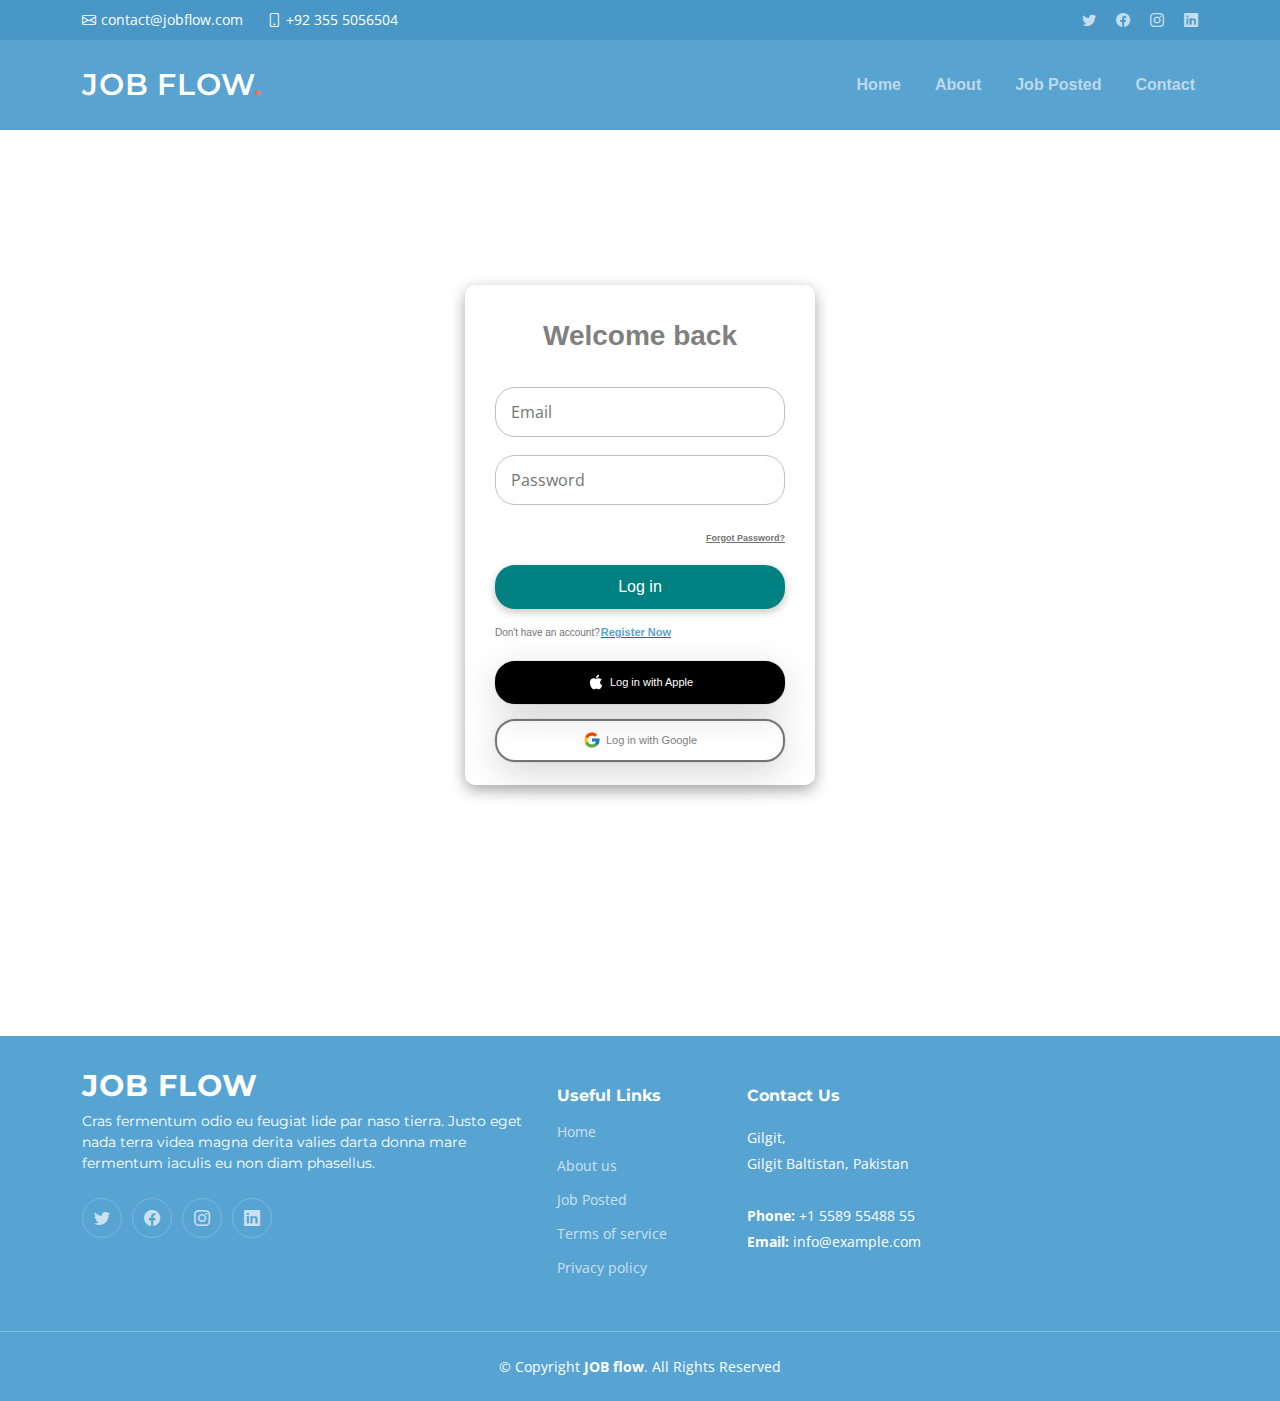
<file: login.html>
<!DOCTYPE html>
<html lang="en">
<head>
    <meta charset="UTF-8">
    <meta name="viewport" content="width=device-width, initial-scale=1.0">

    <link rel="stylesheet" href="./assets/css/main.css">
    <title>Document</title>

     

  <!-- Google Fonts -->
  <link rel="preconnect" href="https://fonts.googleapis.com">
  <link rel="preconnect" href="https://fonts.gstatic.com" crossorigin>
  <link href="https://fonts.googleapis.com/css2?family=Open+Sans:ital,wght@0,300;0,400;0,500;0,600;0,700;1,300;1,400;1,600;1,700&family=Montserrat:ital,wght@0,300;0,400;0,500;0,600;0,700;1,300;1,400;1,500;1,600;1,700&family=Raleway:ital,wght@0,300;0,400;0,500;0,600;0,700;1,300;1,400;1,500;1,600;1,700&display=swap" rel="stylesheet">

  <!-- Vendor CSS Files -->
  <link href="assets/vendor/bootstrap/css/bootstrap.min.css" rel="stylesheet">
  <link href="assets/vendor/bootstrap-icons/bootstrap-icons.css" rel="stylesheet">
  <link href="assets/vendor/aos/aos.css" rel="stylesheet">
  <link href="assets/vendor/glightbox/css/glightbox.min.css" rel="stylesheet">
  <link href="assets/vendor/swiper/swiper-bundle.min.css" rel="stylesheet">


  <link href="assets/css/main.css" rel="stylesheet">


      
</head>
<body>
    

      <!-- ======= Header ======= -->
  <section id="topbar" class="topbar d-flex align-items-center">
    <div class="container d-flex justify-content-center justify-content-md-between">
      <div class="contact-info d-flex align-items-center">
        <i class="bi bi-envelope d-flex align-items-center"><a href="mailto:contact@example.com">contact@jobflow.com</a></i>
        <i class="bi bi-phone d-flex align-items-center ms-4"><span>+92 355 5056504</span></i>
      </div>
      <div class="social-links d-none d-md-flex align-items-center">
        <a href="#" class="twitter"><i class="bi bi-twitter"></i></a>
        <a href="#" class="facebook"><i class="bi bi-facebook"></i></a>
        <a href="#" class="instagram"><i class="bi bi-instagram"></i></a>
        <a href="#" class="linkedin"><i class="bi bi-linkedin"></i></i></a>
      </div>
    </div>
  </section><!-- End Top Bar -->


  <header id="header" class="header d-flex align-items-center">

    <div class="container-fluid container-xl d-flex align-items-center justify-content-between">
      <a href="index.html" class="logo d-flex align-items-center">
        <!-- Uncomment the line below if you also wish to use an image logo -->
        <!-- <img src="assets/img/logo.png" alt=""> -->
        <h1>JOB FLOW<span>.</span></h1>
      </a>
      <nav id="navbar" class="navbar">
        <ul>
            <li><a href="./index.html">Home</a></li>
            <li><a href="./index.html">About</a></li>
            <li><a href="./jobs.html">Job Posted</a></li>
         
          <li><a href="./index.html">Contact</a></li>
        </ul>
      </nav><!-- .navbar -->

      <i class="mobile-nav-toggle mobile-nav-show bi bi-list"></i>
      <i class="mobile-nav-toggle mobile-nav-hide d-none bi bi-x"></i>

    </div>
  </header><!-- End Header -->
  <!-- End Header -->






    <!-- sign up form -->

   <div id="form" class="container">


    <div class="form-container">
        <p class="title">Welcome back</p>
        <form class="form">
          <input type="email" class="input" placeholder="Email">
          <input type="password" class="input" placeholder="Password">
          <p class="page-link">
            <span class="page-link-label">Forgot Password?</span>
          </p>
          <a class="form-btn text-center" href="./profile.html">Log in</a>
        </form>
        <p class="sign-up-label">
          Don't have an account?<span class="sign-up-link"><a href="./register.html">Register Now</a></span>
        </p>
        <div class="buttons-container">
          <div class="apple-login-button">
            <svg stroke="currentColor" fill="currentColor" stroke-width="0" class="apple-icon" viewBox="0 0 1024 1024" height="1em" width="1em" xmlns="http://www.w3.org/2000/svg">
              <path d="M747.4 535.7c-.4-68.2 30.5-119.6 92.9-157.5-34.9-50-87.7-77.5-157.3-82.8-65.9-5.2-138 38.4-164.4 38.4-27.9 0-91.7-36.6-141.9-36.6C273.1 298.8 163 379.8 163 544.6c0 48.7 8.9 99 26.7 150.8 23.8 68.2 109.6 235.3 199.1 232.6 46.8-1.1 79.9-33.2 140.8-33.2 59.1 0 89.7 33.2 141.9 33.2 90.3-1.3 167.9-153.2 190.5-221.6-121.1-57.1-114.6-167.2-114.6-170.7zm-105.1-305c50.7-60.2 46.1-115 44.6-134.7-44.8 2.6-96.6 30.5-126.1 64.8-32.5 36.8-51.6 82.3-47.5 133.6 48.4 3.7 92.6-21.2 129-63.7z"></path>
            </svg>
            <span>Log in with Apple</span>
          </div>
          <div class="google-login-button">
            <svg stroke="currentColor" fill="currentColor" stroke-width="0" version="1.1" x="0px" y="0px" class="google-icon" viewBox="0 0 48 48" height="1em" width="1em" xmlns="http://www.w3.org/2000/svg">
              <path fill="#FFC107" d="M43.611,20.083H42V20H24v8h11.303c-1.649,4.657-6.08,8-11.303,8c-6.627,0-12-5.373-12-12
      c0-6.627,5.373-12,12-12c3.059,0,5.842,1.154,7.961,3.039l5.657-5.657C34.046,6.053,29.268,4,24,4C12.955,4,4,12.955,4,24
      c0,11.045,8.955,20,20,20c11.045,0,20-8.955,20-20C44,22.659,43.862,21.35,43.611,20.083z"></path>
              <path fill="#FF3D00" d="M6.306,14.691l6.571,4.819C14.655,15.108,18.961,12,24,12c3.059,0,5.842,1.154,7.961,3.039l5.657-5.657
      C34.046,6.053,29.268,4,24,4C16.318,4,9.656,8.337,6.306,14.691z"></path>
              <path fill="#4CAF50" d="M24,44c5.166,0,9.86-1.977,13.409-5.192l-6.19-5.238C29.211,35.091,26.715,36,24,36
      c-5.202,0-9.619-3.317-11.283-7.946l-6.522,5.025C9.505,39.556,16.227,44,24,44z"></path>
              <path fill="#1976D2" d="M43.611,20.083H42V20H24v8h11.303c-0.792,2.237-2.231,4.166-4.087,5.571
      c0.001-0.001,0.002-0.001,0.003-0.002l6.19,5.238C36.971,39.205,44,34,44,24C44,22.659,43.862,21.35,43.611,20.083z"></path>
            </svg>
            <span>Log in with Google</span>
          </div>
        </div>
      </div>
   </div>
<br>
<br>
<br>
<br>


    <!-- sign up end here -->



     <!-- ======= Footer ======= -->
  <footer id="footer" class="footer">

    <div class="container">
      <div class="row gy-4">
        <div class="col-lg-5 col-md-12 footer-info">
          <a href="index.html" class="logo d-flex align-items-center">
            <span>JOB FLOW</span>
          </a>
          <p>Cras fermentum odio eu feugiat lide par naso tierra. Justo eget nada terra videa magna derita valies darta donna mare fermentum iaculis eu non diam phasellus.</p>
          <div class="social-links d-flex mt-4">
            <a href="#" class="twitter"><i class="bi bi-twitter"></i></a>
            <a href="#" class="facebook"><i class="bi bi-facebook"></i></a>
            <a href="#" class="instagram"><i class="bi bi-instagram"></i></a>
            <a href="#" class="linkedin"><i class="bi bi-linkedin"></i></a>
          </div>
        </div>

        <div class="col-lg-2 col-6 footer-links">
          <h4>Useful Links</h4>
          <ul>
            <li><a href="#">Home</a></li>
            <li><a href="#">About us</a></li>
            <li><a href="#">Job Posted</a></li>
            <li><a href="#">Terms of service</a></li>
            <li><a href="#">Privacy policy</a></li>
          </ul>
        </div>

        <!-- <div class="col-lg-2 col-6 footer-links">
          <h4>Our Services</h4>
          <ul>
            <li><a href="#">Web Design</a></li>
            <li><a href="#">Web Development</a></li>
            <li><a href="#">Product Management</a></li>
            <li><a href="#">Marketing</a></li>
            <li><a href="#">Graphic Design</a></li>
          </ul>
        </div> -->

        <div class="col-lg-3 col-md-12 footer-contact text-center text-md-start">
          <h4>Contact Us</h4>
          <p>
             Gilgit,<br>
            Gilgit Baltistan, Pakistan<br><br>
            <strong>Phone:</strong> +1 5589 55488 55<br>
            <strong>Email:</strong> info@example.com<br>
          </p>

        </div>

      </div>
    </div>
<hr>
    <div class="container mt-4">
      <div class="copyright">
        &copy; Copyright <strong><span>JOB flow</span></strong>. All Rights Reserved
      </div>
      <div class="credits">
      
      </div>
    </div>

  </footer><!-- End Footer -->
  <!-- End Footer -->

  <a href="#" class="scroll-top d-flex align-items-center justify-content-center"><i class="bi bi-arrow-up-short"></i></a>

  <div id="preloader"></div>

  <!-- Vendor JS Files -->
  <script src="assets/vendor/bootstrap/js/bootstrap.bundle.min.js"></script>
  <script src="assets/vendor/aos/aos.js"></script>
  <script src="assets/vendor/glightbox/js/glightbox.min.js"></script>
  <script src="assets/vendor/purecounter/purecounter_vanilla.js"></script>
  <script src="assets/vendor/swiper/swiper-bundle.min.js"></script>
  <script src="assets/vendor/isotope-layout/isotope.pkgd.min.js"></script>
  <script src="assets/vendor/php-email-form/validate.js"></script>

  <!-- Template Main JS File -->
  <script src="assets/js/main.js"></script>
</body>
</html>
</file>
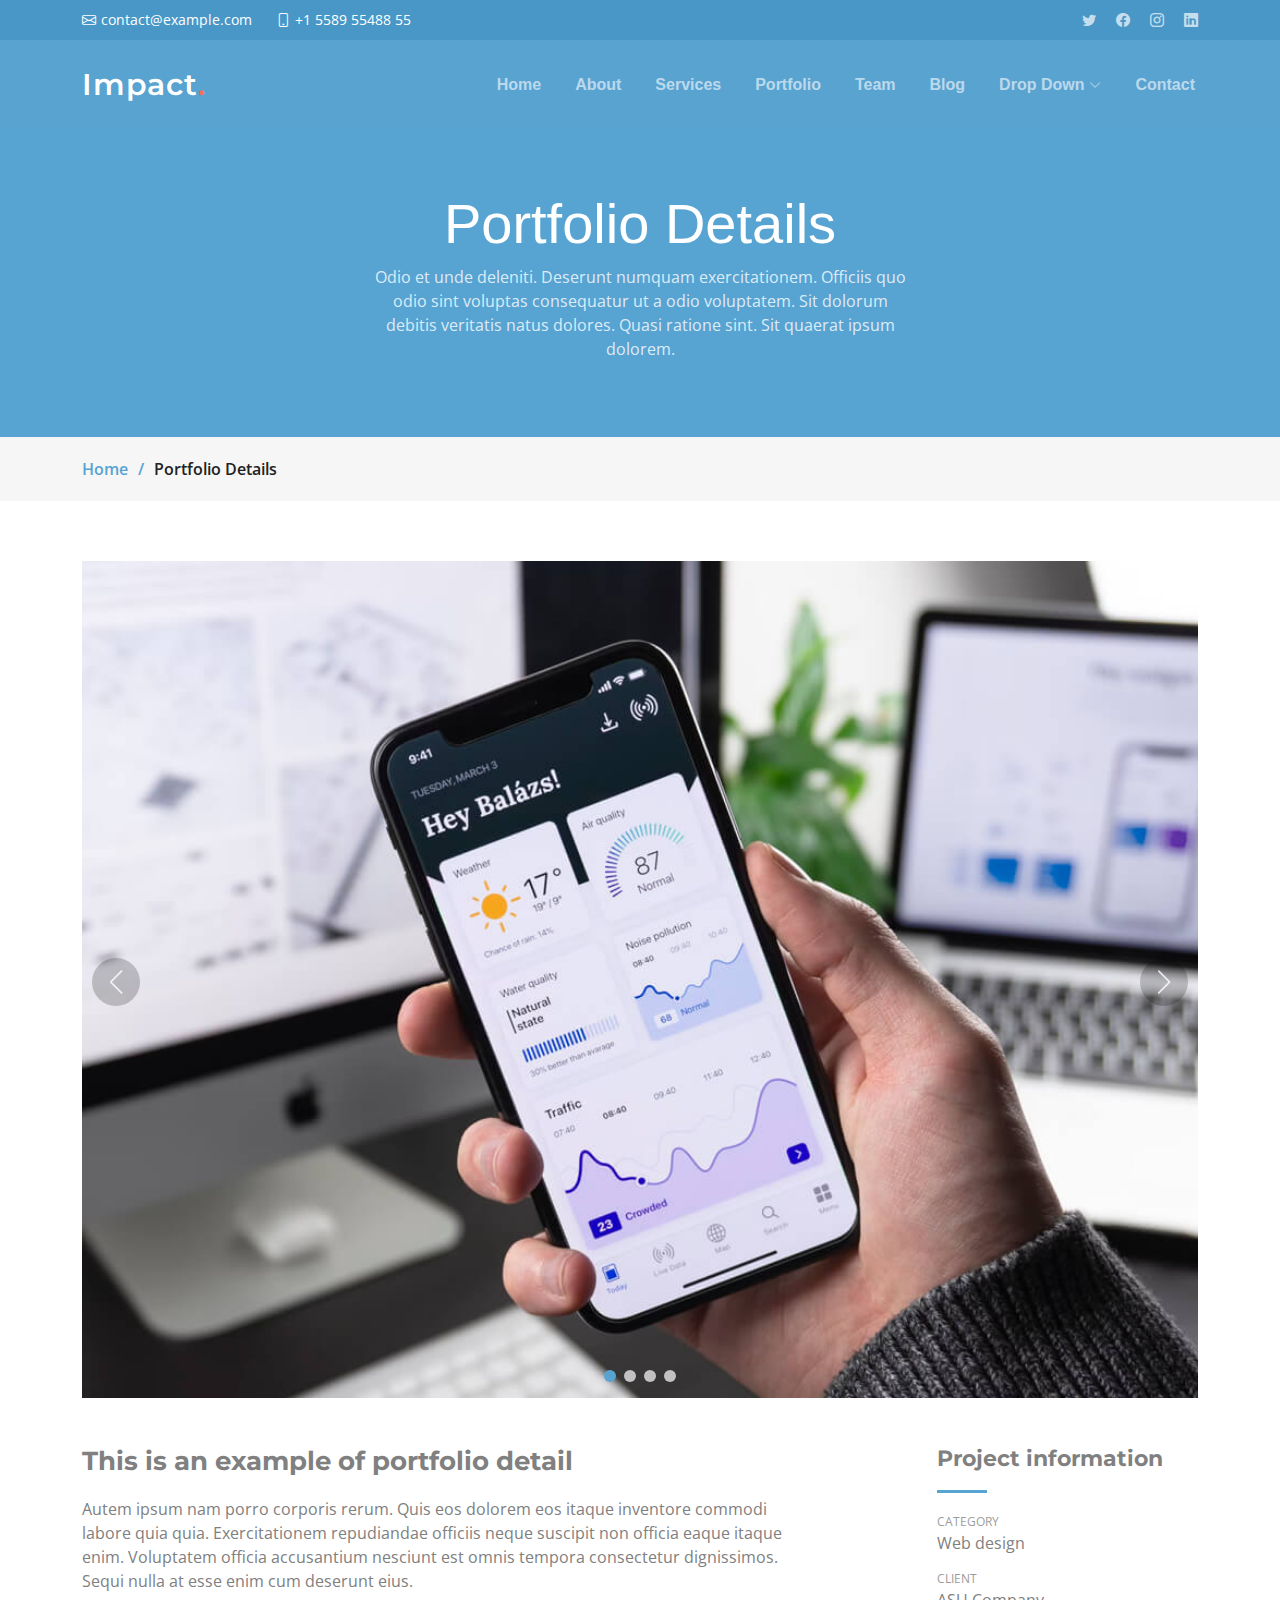
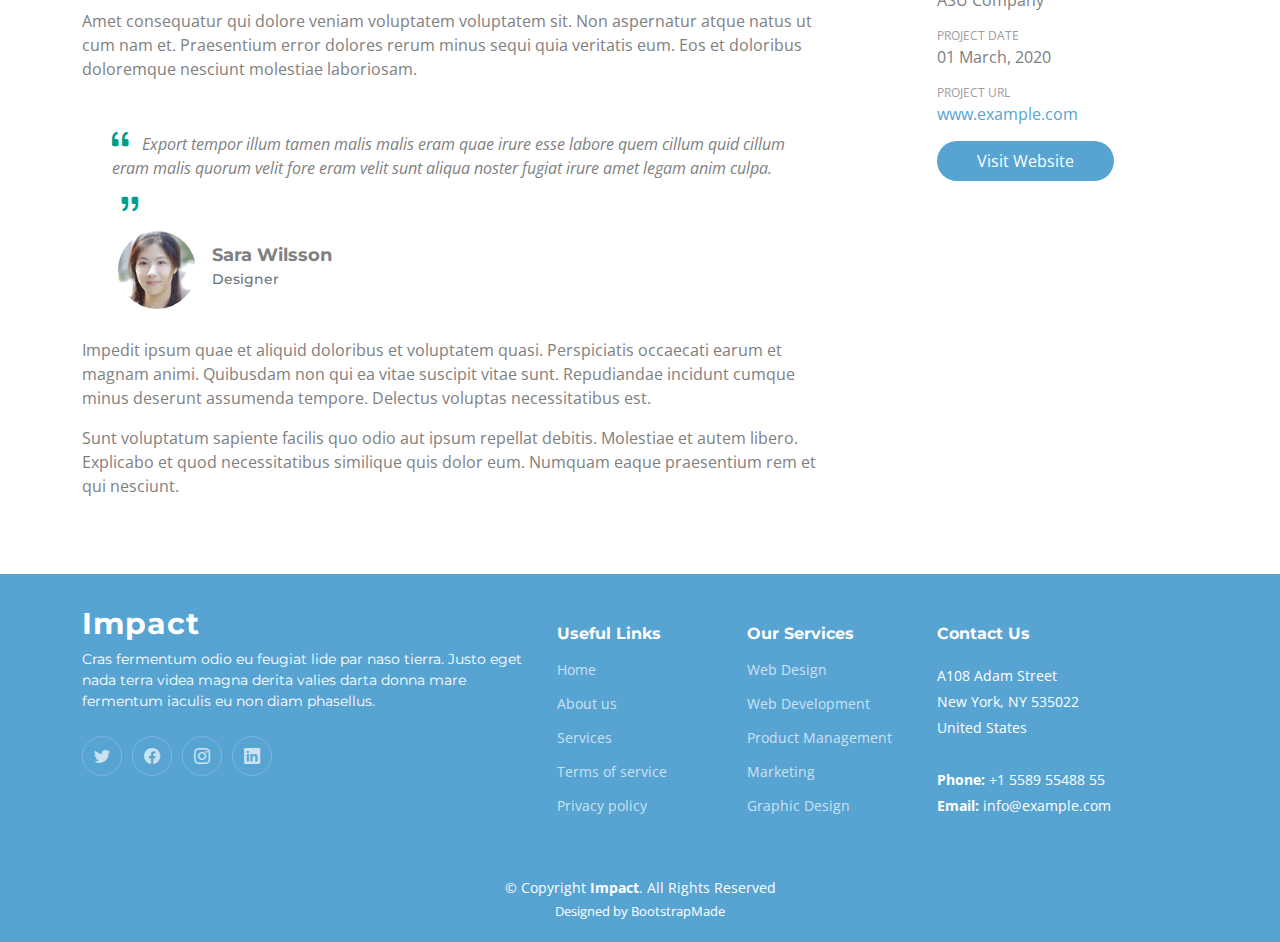
<file: portfolio-details.html>
<!DOCTYPE html>
<html lang="en">

<head>
  <meta charset="utf-8">
  <meta content="width=device-width, initial-scale=1.0" name="viewport">

  <title>Impact Bootstrap Template - Portfolio Details</title>
  <meta content="" name="description">
  <meta content="" name="keywords">

  <!-- Favicons -->
  <link href="assets/img/favicon.png" rel="icon">
  <link href="assets/img/apple-touch-icon.png" rel="apple-touch-icon">

  <!-- Google Fonts -->
  <link rel="preconnect" href="https://fonts.googleapis.com">
  <link rel="preconnect" href="https://fonts.gstatic.com" crossorigin>
  <link href="https://fonts.googleapis.com/css2?family=Open+Sans:ital,wght@0,300;0,400;0,500;0,600;0,700;1,300;1,400;1,600;1,700&family=Montserrat:ital,wght@0,300;0,400;0,500;0,600;0,700;1,300;1,400;1,500;1,600;1,700&family=Raleway:ital,wght@0,300;0,400;0,500;0,600;0,700;1,300;1,400;1,500;1,600;1,700&display=swap" rel="stylesheet">

  <!-- Vendor CSS Files -->
  <link href="assets/vendor/bootstrap/css/bootstrap.min.css" rel="stylesheet">
  <link href="assets/vendor/bootstrap-icons/bootstrap-icons.css" rel="stylesheet">
  <link href="assets/vendor/aos/aos.css" rel="stylesheet">
  <link href="assets/vendor/glightbox/css/glightbox.min.css" rel="stylesheet">
  <link href="assets/vendor/swiper/swiper-bundle.min.css" rel="stylesheet">

  <!-- Template Main CSS File -->
  <link href="assets/css/main.css" rel="stylesheet">

  <!-- =======================================================
  * Template Name: Impact
  * Updated: Sep 18 2023 with Bootstrap v5.3.2
  * Template URL: https://bootstrapmade.com/impact-bootstrap-business-website-template/
  * Author: BootstrapMade.com
  * License: https://bootstrapmade.com/license/
  ======================================================== -->
</head>

<body>

  <!-- ======= Header ======= -->
  <section id="topbar" class="topbar d-flex align-items-center">
    <div class="container d-flex justify-content-center justify-content-md-between">
      <div class="contact-info d-flex align-items-center">
        <i class="bi bi-envelope d-flex align-items-center"><a href="mailto:contact@example.com">contact@example.com</a></i>
        <i class="bi bi-phone d-flex align-items-center ms-4"><span>+1 5589 55488 55</span></i>
      </div>
      <div class="social-links d-none d-md-flex align-items-center">
        <a href="#" class="twitter"><i class="bi bi-twitter"></i></a>
        <a href="#" class="facebook"><i class="bi bi-facebook"></i></a>
        <a href="#" class="instagram"><i class="bi bi-instagram"></i></a>
        <a href="#" class="linkedin"><i class="bi bi-linkedin"></i></i></a>
      </div>
    </div>
  </section><!-- End Top Bar -->

  <header id="header" class="header d-flex align-items-center">

    <div class="container-fluid container-xl d-flex align-items-center justify-content-between">
      <a href="index.html" class="logo d-flex align-items-center">
        <!-- Uncomment the line below if you also wish to use an image logo -->
        <!-- <img src="assets/img/logo.png" alt=""> -->
        <h1>Impact<span>.</span></h1>
      </a>
      <nav id="navbar" class="navbar">
        <ul>
          <li><a href="#hero">Home</a></li>
          <li><a href="#about">About</a></li>
          <li><a href="#services">Services</a></li>
          <li><a href="#portfolio">Portfolio</a></li>
          <li><a href="#team">Team</a></li>
          <li><a href="blog.html">Blog</a></li>
          <li class="dropdown"><a href="#"><span>Drop Down</span> <i class="bi bi-chevron-down dropdown-indicator"></i></a>
            <ul>
              <li><a href="#">Drop Down 1</a></li>
              <li class="dropdown"><a href="#"><span>Deep Drop Down</span> <i class="bi bi-chevron-down dropdown-indicator"></i></a>
                <ul>
                  <li><a href="#">Deep Drop Down 1</a></li>
                  <li><a href="#">Deep Drop Down 2</a></li>
                  <li><a href="#">Deep Drop Down 3</a></li>
                  <li><a href="#">Deep Drop Down 4</a></li>
                  <li><a href="#">Deep Drop Down 5</a></li>
                </ul>
              </li>
              <li><a href="#">Drop Down 2</a></li>
              <li><a href="#">Drop Down 3</a></li>
              <li><a href="#">Drop Down 4</a></li>
            </ul>
          </li>
          <li><a href="#contact">Contact</a></li>
        </ul>
      </nav><!-- .navbar -->

      <i class="mobile-nav-toggle mobile-nav-show bi bi-list"></i>
      <i class="mobile-nav-toggle mobile-nav-hide d-none bi bi-x"></i>

    </div>
  </header><!-- End Header -->
  <!-- End Header -->

  <main id="main">

    <!-- ======= Breadcrumbs ======= -->
    <div class="breadcrumbs">
      <div class="page-header d-flex align-items-center" style="background-image: url('');">
        <div class="container position-relative">
          <div class="row d-flex justify-content-center">
            <div class="col-lg-6 text-center">
              <h2>Portfolio Details</h2>
              <p>Odio et unde deleniti. Deserunt numquam exercitationem. Officiis quo odio sint voluptas consequatur ut a odio voluptatem. Sit dolorum debitis veritatis natus dolores. Quasi ratione sint. Sit quaerat ipsum dolorem.</p>
            </div>
          </div>
        </div>
      </div>
      <nav>
        <div class="container">
          <ol>
            <li><a href="index.html">Home</a></li>
            <li>Portfolio Details</li>
          </ol>
        </div>
      </nav>
    </div><!-- End Breadcrumbs -->

    <!-- ======= Portfolio Details Section ======= -->
    <section id="portfolio-details" class="portfolio-details">
      <div class="container" data-aos="fade-up">

        <div class="position-relative h-100">
          <div class="slides-1 portfolio-details-slider swiper">
            <div class="swiper-wrapper align-items-center">

              <div class="swiper-slide">
                <img src="assets/img/portfolio/app-1.jpg" alt="">
              </div>

              <div class="swiper-slide">
                <img src="assets/img/portfolio/product-1.jpg" alt="">
              </div>

              <div class="swiper-slide">
                <img src="assets/img/portfolio/branding-1.jpg" alt="">
              </div>

              <div class="swiper-slide">
                <img src="assets/img/portfolio/books-1.jpg" alt="">
              </div>

            </div>
            <div class="swiper-pagination"></div>
          </div>
          <div class="swiper-button-prev"></div>
          <div class="swiper-button-next"></div>

        </div>

        <div class="row justify-content-between gy-4 mt-4">

          <div class="col-lg-8">
            <div class="portfolio-description">
              <h2>This is an example of portfolio detail</h2>
              <p>
                Autem ipsum nam porro corporis rerum. Quis eos dolorem eos itaque inventore commodi labore quia quia. Exercitationem repudiandae officiis neque suscipit non officia eaque itaque enim. Voluptatem officia accusantium nesciunt est omnis tempora consectetur dignissimos. Sequi nulla at esse enim cum deserunt eius.
              </p>
              <p>
                Amet consequatur qui dolore veniam voluptatem voluptatem sit. Non aspernatur atque natus ut cum nam et. Praesentium error dolores rerum minus sequi quia veritatis eum. Eos et doloribus doloremque nesciunt molestiae laboriosam.
              </p>

              <div class="testimonial-item">
                <p>
                  <i class="bi bi-quote quote-icon-left"></i>
                  Export tempor illum tamen malis malis eram quae irure esse labore quem cillum quid cillum eram malis quorum velit fore eram velit sunt aliqua noster fugiat irure amet legam anim culpa.
                  <i class="bi bi-quote quote-icon-right"></i>
                </p>
                <div>
                  <img src="assets/img/testimonials/testimonials-2.jpg" class="testimonial-img" alt="">
                  <h3>Sara Wilsson</h3>
                  <h4>Designer</h4>
                </div>
              </div>

              <p>
                Impedit ipsum quae et aliquid doloribus et voluptatem quasi. Perspiciatis occaecati earum et magnam animi. Quibusdam non qui ea vitae suscipit vitae sunt. Repudiandae incidunt cumque minus deserunt assumenda tempore. Delectus voluptas necessitatibus est.

              <p>
                Sunt voluptatum sapiente facilis quo odio aut ipsum repellat debitis. Molestiae et autem libero. Explicabo et quod necessitatibus similique quis dolor eum. Numquam eaque praesentium rem et qui nesciunt.
              </p>

            </div>
          </div>

          <div class="col-lg-3">
            <div class="portfolio-info">
              <h3>Project information</h3>
              <ul>
                <li><strong>Category</strong> <span>Web design</span></li>
                <li><strong>Client</strong> <span>ASU Company</span></li>
                <li><strong>Project date</strong> <span>01 March, 2020</span></li>
                <li><strong>Project URL</strong> <a href="#">www.example.com</a></li>
                <li><a href="#" class="btn-visit align-self-start">Visit Website</a></li>
              </ul>
            </div>
          </div>

        </div>

      </div>
    </section><!-- End Portfolio Details Section -->

  </main><!-- End #main -->

  <!-- ======= Footer ======= -->
  <footer id="footer" class="footer">

    <div class="container">
      <div class="row gy-4">
        <div class="col-lg-5 col-md-12 footer-info">
          <a href="index.html" class="logo d-flex align-items-center">
            <span>Impact</span>
          </a>
          <p>Cras fermentum odio eu feugiat lide par naso tierra. Justo eget nada terra videa magna derita valies darta donna mare fermentum iaculis eu non diam phasellus.</p>
          <div class="social-links d-flex mt-4">
            <a href="#" class="twitter"><i class="bi bi-twitter"></i></a>
            <a href="#" class="facebook"><i class="bi bi-facebook"></i></a>
            <a href="#" class="instagram"><i class="bi bi-instagram"></i></a>
            <a href="#" class="linkedin"><i class="bi bi-linkedin"></i></a>
          </div>
        </div>

        <div class="col-lg-2 col-6 footer-links">
          <h4>Useful Links</h4>
          <ul>
            <li><a href="#">Home</a></li>
            <li><a href="#">About us</a></li>
            <li><a href="#">Services</a></li>
            <li><a href="#">Terms of service</a></li>
            <li><a href="#">Privacy policy</a></li>
          </ul>
        </div>

        <div class="col-lg-2 col-6 footer-links">
          <h4>Our Services</h4>
          <ul>
            <li><a href="#">Web Design</a></li>
            <li><a href="#">Web Development</a></li>
            <li><a href="#">Product Management</a></li>
            <li><a href="#">Marketing</a></li>
            <li><a href="#">Graphic Design</a></li>
          </ul>
        </div>

        <div class="col-lg-3 col-md-12 footer-contact text-center text-md-start">
          <h4>Contact Us</h4>
          <p>
            A108 Adam Street <br>
            New York, NY 535022<br>
            United States <br><br>
            <strong>Phone:</strong> +1 5589 55488 55<br>
            <strong>Email:</strong> info@example.com<br>
          </p>

        </div>

      </div>
    </div>

    <div class="container mt-4">
      <div class="copyright">
        &copy; Copyright <strong><span>Impact</span></strong>. All Rights Reserved
      </div>
      <div class="credits">
        <!-- All the links in the footer should remain intact. -->
        <!-- You can delete the links only if you purchased the pro version. -->
        <!-- Licensing information: https://bootstrapmade.com/license/ -->
        <!-- Purchase the pro version with working PHP/AJAX contact form: https://bootstrapmade.com/impact-bootstrap-business-website-template/ -->
        Designed by <a href="https://bootstrapmade.com/">BootstrapMade</a>
      </div>
    </div>

  </footer><!-- End Footer -->
  <!-- End Footer -->

  <a href="#" class="scroll-top d-flex align-items-center justify-content-center"><i class="bi bi-arrow-up-short"></i></a>

  <div id="preloader"></div>

  <!-- Vendor JS Files -->
  <script src="assets/vendor/bootstrap/js/bootstrap.bundle.min.js"></script>
  <script src="assets/vendor/aos/aos.js"></script>
  <script src="assets/vendor/glightbox/js/glightbox.min.js"></script>
  <script src="assets/vendor/purecounter/purecounter_vanilla.js"></script>
  <script src="assets/vendor/swiper/swiper-bundle.min.js"></script>
  <script src="assets/vendor/isotope-layout/isotope.pkgd.min.js"></script>
  <script src="assets/vendor/php-email-form/validate.js"></script>

  <!-- Template Main JS File -->
  <script src="assets/js/main.js"></script>

</body>

</html>
</file>
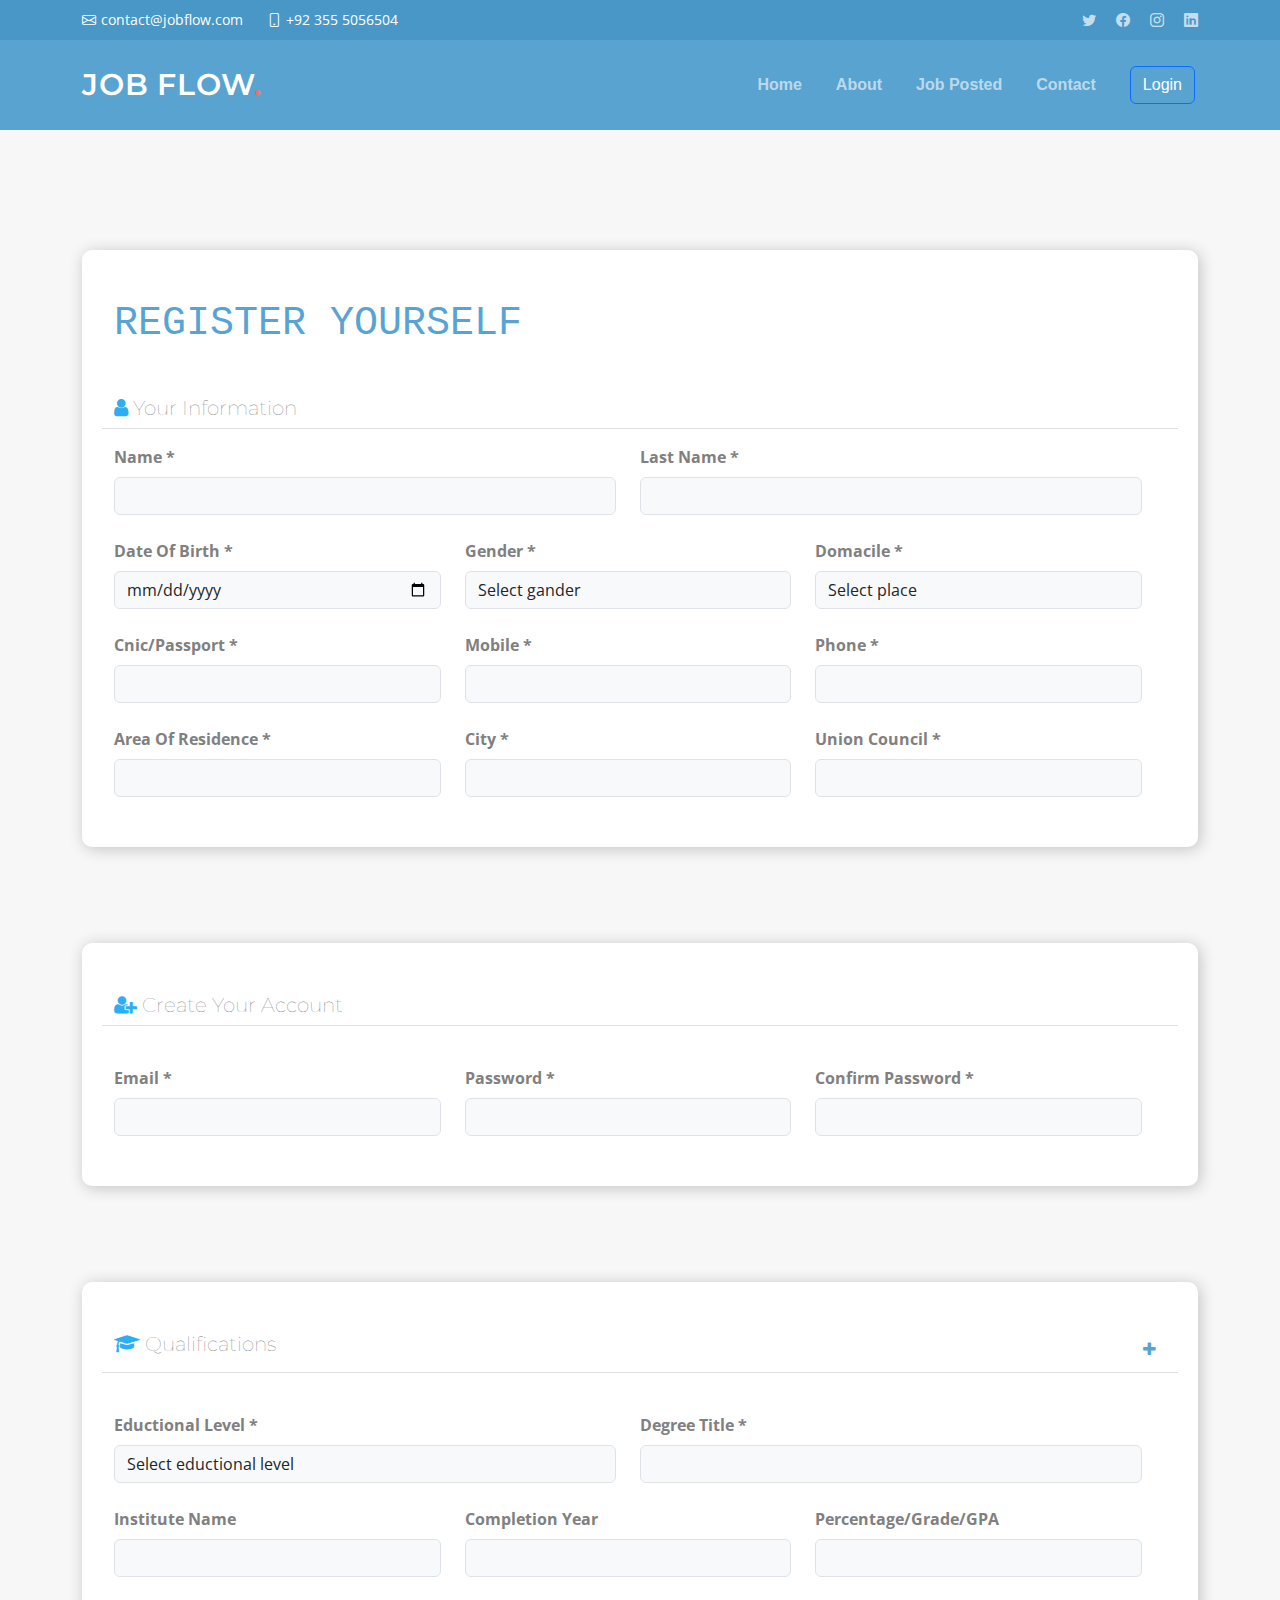
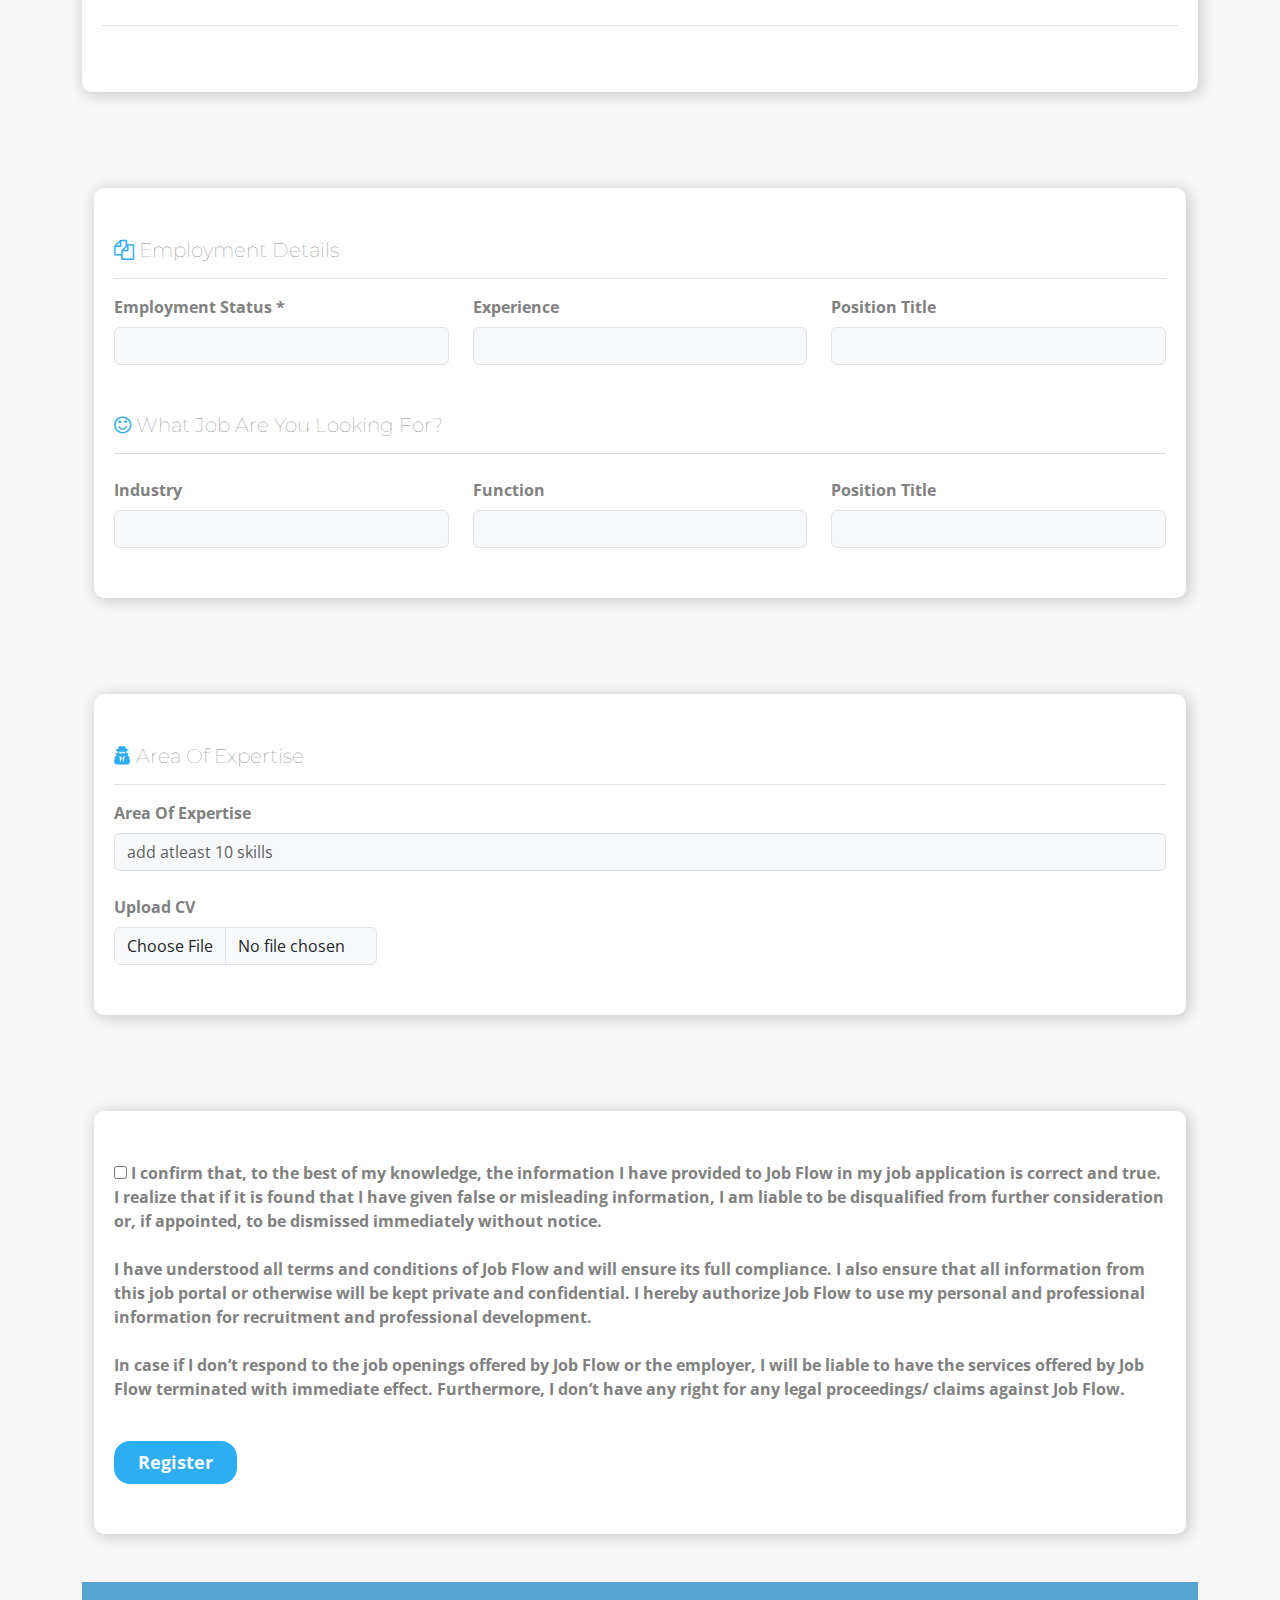
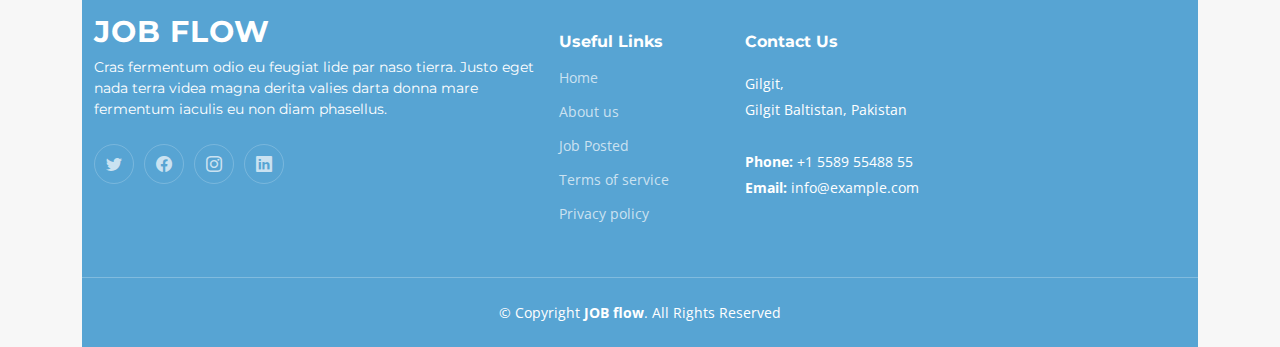
<file: register.html>
<!DOCTYPE html>
<html lang="en">
<head>
    <meta charset="UTF-8">
    <meta name="viewport" content="width=device-width, initial-scale=1.0">

    <link rel="stylesheet" href="./assets/css/main.css">
    <title>Document</title>

     

  <!-- Google Fonts -->
  <link rel="preconnect" href="https://fonts.googleapis.com">
  <link rel="preconnect" href="https://fonts.gstatic.com" crossorigin>
  <link href="https://fonts.googleapis.com/css2?family=Open+Sans:ital,wght@0,300;0,400;0,500;0,600;0,700;1,300;1,400;1,600;1,700&family=Montserrat:ital,wght@0,300;0,400;0,500;0,600;0,700;1,300;1,400;1,500;1,600;1,700&family=Raleway:ital,wght@0,300;0,400;0,500;0,600;0,700;1,300;1,400;1,500;1,600;1,700&display=swap" rel="stylesheet">
  <link rel="stylesheet" href="./assets/font-awesome-4.7.0/font-awesome-4.7.0/css/font-awesome.min.css">
  <!-- Vendor CSS Files -->
  <link href="assets/vendor/bootstrap/css/bootstrap.min.css" rel="stylesheet">
  <link href="assets/vendor/bootstrap-icons/bootstrap-icons.css" rel="stylesheet">
  <link href="assets/vendor/aos/aos.css" rel="stylesheet">
  <link href="assets/vendor/glightbox/css/glightbox.min.css" rel="stylesheet">
  <link href="assets/vendor/swiper/swiper-bundle.min.css" rel="stylesheet">

  <!-- <link rel="stylesheet" href="./assets/css/register.css"> -->
  <link rel="stylesheet" href="./assets/css/reg.css">
  <link href="assets/css/main.css" rel="stylesheet">


      
</head>
<body>
    

      <!-- ======= Header ======= -->
  <section id="topbar" class="topbar d-flex align-items-center">
    <div class="container d-flex justify-content-center justify-content-md-between">
      <div class="contact-info d-flex align-items-center">
        <i class="bi bi-envelope d-flex align-items-center"><a href="mailto:contact@example.com">contact@jobflow.com</a></i>
        <i class="bi bi-phone d-flex align-items-center ms-4"><span>+92 355 5056504</span></i>
      </div>
      <div class="social-links d-none d-md-flex align-items-center">
        <a href="#" class="twitter"><i class="bi bi-twitter"></i></a>
        <a href="#" class="facebook"><i class="bi bi-facebook"></i></a>
        <a href="#" class="instagram"><i class="bi bi-instagram"></i></a>
        <a href="#" class="linkedin"><i class="bi bi-linkedin"></i></i></a>
      </div>
    </div>
  </section><!-- End Top Bar -->


  <header id="header" class="header d-flex align-items-center">

    <div class="container-fluid container-xl d-flex align-items-center justify-content-between">
      <a href="index.html" class="logo d-flex align-items-center">
        <!-- Uncomment the line below if you also wish to use an image logo -->
        <!-- <img src="assets/img/logo.png" alt=""> -->
        <h1>JOB FLOW<span>.</span></h1>
      </a>
      <nav id="navbar" class="navbar">
        <ul>
            <li><a href="./index.html">Home</a></li>
            <li><a href="./index.html">About</a></li>
            <li><a href="./jobs.html">Job Posted</a></li>
          <!-- <li><a href="#portfolio">Portfolio</a></li>         -->
          <li><a href="./index.html">Contact</a></li>

          <li><a href="./login.html" class=""><button class="btn btn-outline-primary text-white text-capitalize">login</button></a></li>
        </ul>
      </nav><!-- .navbar -->

      <i class="mobile-nav-toggle mobile-nav-show bi bi-list"></i>
      <i class="mobile-nav-toggle mobile-nav-hide d-none bi bi-x"></i>

    </div>
  </header><!-- End Header -->
  <!-- End Header -->
<br>
<br>
<br>
<div class="container">



    
  <!-- <h1 id="reg"> Registration Now </h1>

    
   -->
   <div  class="container d-flex justify-content-center mx-auto flex-column align-item-center">
    <form action="" class="row mb-5 mt-5">
        <h1 class="text-uppercase mb-5">register yourself</h1>
        <div class="">
           
            <h5> <i  id="icon" class="fa fa-user" aria-hidden="true"></i>  your information</h5>
        </div>
        <hr>
        <div class="row">
            <div class="col">
                <label for="name" class="form-label">name *</label>
                <input type="text" class="form-control bg-light">
            </div>
            <div class="col">
                <label for="last name" class="form-label">last name *</label>
                <input type="text" class="form-control bg-light">
            </div>
        </div>

        <div class="row mt-4">
            <div class="col">
                <label for="DOB" class="form-label">date of birth *</label>
                <input type="date" class="form-control bg-light">
            </div>
            <div class="col">
                <label for="gander" class="form-label">gender *</label>
                <select name="" id="" class="form-control bg-light" placeholder="select gender">
                    <option value="">Select gander</option>
                    <option value="">male</option>
                    <option value="">female</option>
                    <option value="">Preffer not to say</option>
                </select>
            </div>
            <div class="col">
                <label for="POB" class="form-label">domacile *</label>
                <select name="" id="" class="form-control bg-light" placeholder="select gender">
                    <option value="">Select place</option>
                    <option value="">gilgit</option>
                    <option value="">hunza</option>
                    <option value="">nager</option>
                    <option value="">ghizer</option>
                    <option value="">astore</option>
                    <option value="">skardu</option>
                    <option value="">diamer</option>
                    <option value="">ghanche</option>
                    <option value="">chilas</option>
                    <option value="">kharmang</option>
                    <option value="">shiger</option>
                </select>
            </div>
        </div>

        <div class="row  mt-4">
            <div class="col">
                <label for="name" class="form-label">cnic/passport *</label>
                <input type="number" class="form-control bg-light">
            </div>
            <div class="col">
                <label for="name" class="form-label">mobile *</label>
                <input type="number" class="form-control bg-light">
            </div>
            <div class="col">
                <label for="name" class="form-label">phone *</label>
                <input type="number" class="form-control bg-light">
            </div>
        </div>


        <div class="row  mt-4">
            <div class="col">
                <label for="name" class="form-label">area of residence *</label>
                <input type="text" class="form-control bg-light">
            </div>
            <div class="col">
                <label for="name" class="form-label">city *</label>
                <input type="text" class="form-control bg-light">
            </div>
            <div class="col">
                <label for="name" class="form-label">union council *</label>
                <input type="text" class="form-control bg-light">
            </div>
        </div>
    </form>

    <!-- 2nd form -->
    <form action="" class="row mt-5 mb-5">
        <div class="">
            <i></i>
            <h5>  <i id="icon" class="fa fa-user-plus" aria-hidden="true"></i> create your account</h5>
        </div>
        <hr>
        <div class="row  mt-4">
            <div class="col">
                <label for="name" class="form-label">email *</label>
                <input type="email" class="form-control bg-light">
            </div>
            <div class="col">
                <label for="name" class="form-label">password *</label>
                <input type="password" class="form-control bg-light">
            </div>
            <div class="col">
                <label for="name" class="form-label">confirm password *</label>
                <input type="password" class="form-control bg-light">
            </div>
        </div>
    </form>

    <!-- 3rd form -->
    <form action="" class="row mt-5 mb-5">
        <div class="d-flex justify-content-between ">
            <div class="">
                <h5 class="col"> <i id="icon" class="fa fa-graduation-cap" aria-hidden="true"></i> qualifications</h5>
            </div>

            <a id="collapse" href="#edu" data-bs-toggle="collapse"><i  class="fa fa-plus" aria-hidden="true"></i></a>
            <!-- <button data-bs-target="#edu" data-bs-toggle="collapse" class="btn btn-outline-primary mb-2"><i  class="fa fa-plus" aria-hidden="true"></i></button> -->


        </div>
        <hr>
        <div class="row mt-4">
            <div class="col">
                <label for="POB" class="form-label">eductional level *</label>
                <select name="" id="" class="form-control bg-light" placeholder="select gender">
                    <option value="">Select eductional level</option>
                    <option value="">no formal eduction</option>
                    <option value="">primary eduction</option>
                    <option value="">marticulation</option>
                    <option value="">o-level</option>
                    <option value="">intermediate</option>
                    <option value="">a-level</option>
                    <option value="">bachelors</option>
                    <option value="">masters</option>
                    <option value="">doctorate</option>
                    <option value="">others</option>
                </select>
            </div>
            <div class="col">
                <label for="DOB" class="form-label">degree title *</label>
                <input type="text" class="form-control bg-light">
            </div>
        </div>
        <div class="row mt-4">
            <div class="col">
                <label for="DOB" class="form-label">institute name</label>
                <input type="text" class="form-control bg-light">
            </div>
            <div class="col">
                <label for="DOB" class="form-label">completion year</label>
                <input type="text" class="form-control bg-light">
            </div>
            <div class="col">
                <label for="DOB" class="form-label">percentage/Grade/GPA</label>
                <input type="text" class="form-control bg-light">
            </div>
        </div>

        <hr class="mt-5">

<div id="edu" class="collapse">
  
  <div class="row mt-4 ">
    <div class="col">
        <label for="POB" class="form-label">eductional level *</label>
        <select name="" id="" class="form-control bg-light" placeholder="select gender">
            <option value="">Select eductional level</option>
            <option value="">no formal eduction</option>
            <option value="">primary eduction</option>
            <option value="">marticulation</option>
            <option value="">o-level</option>
            <option value="">intermediate</option>
            <option value="">a-level</option>
            <option value="">bachelors</option>
            <option value="">masters</option>
            <option value="">doctorate</option>
            <option value="">others</option>
        </select>
    </div>
    <div class="col">
        <label for="DOB" class="form-label">degree title *</label>
        <input type="text" class="form-control bg-light">
    </div>
</div>
<div class="row mt-4">
    <div class="col">
        <label for="DOB" class="form-label">institute name</label>
        <input type="text" class="form-control bg-light">
    </div>
    <div class="col">
        <label for="DOB" class="form-label">completion year</label>
        <input type="text" class="form-control bg-light">
    </div>
    <div class="col">
        <label for="DOB" class="form-label">percentage/Grade/GPA</label>
        <input type="text" class="form-control bg-light">
    </div>
</div>
</div>

    </form>

    <!-- 4th-form -->
    <form action="" class="mt-5 mb-5">
        <div class="">
            <i></i>
            <h5 class="col"> <i id="icon" class="fa fa-files-o" aria-hidden="true"></i> employment details</h5>
        </div>
        <hr>
        <div class="row mb-5">
            <div class="col">
                <label for="DOB" class="form-label">employment status *</label>
                <input type="text" class="form-control bg-light">
            </div>
            <div class="col">
                <label for="DOB" class="form-label">experience</label>
                <input type="text" class="form-control bg-light">
            </div>
            <div class="col">
                <label for="DOB" class="form-label">position title</label>
                <input type="text" class="form-control bg-light">
            </div>
        </div>

        <div class="">
            <i></i>
            <h5 class="col"> <i id="icon" class="fa fa-smile-o" aria-hidden="true"></i> What Job Are You Looking For?</h5>
        </div>
        <hr>
        <div class="row mt-4">
            <div class="col">
                <label for="DOB" class="form-label">industry</label>
                <input type="text" class="form-control bg-light">
            </div>
            <div class="col">
                <label for="DOB" class="form-label">function</label>
                <input type="text" class="form-control bg-light">
            </div>
            <div class="col">
                <label for="DOB" class="form-label">position title</label>
                <input type="text" class="form-control bg-light">
            </div>
        </div>

    </form>

    <form action="" class="mt-5 mb-5">
        <div class="">
            <i></i>
            <h5 class="col"> <i id="icon" class="fa fa-user-secret" aria-hidden="true"></i> area of expertise</h5>
        </div>
        <hr>
        <div class="col">
            <label for="DOB" class="form-label">area of expertise</label>
            <input type="text" class="form-control bg-light" placeholder="add atleast 10 skills">
        </div>

        <div class="col-md-3 mt-4">
            <label for="DOB" class="form-label">upload CV</label>
            <input type="file" class="form-control bg-light "  >
        </div>
    </form>

    <form action="" class="mt-5 mb-5">
       
        <p class="fw-bold">
            <input id="checkbox" type="checkbox">          
I confirm that, to the best of my knowledge, the information I have provided to Job Flow in my job application is correct and true. I realize that if it is found that I have given false or misleading information, I am liable to be disqualified from further consideration or, if appointed, to be dismissed immediately without notice.
<br><br>
I have understood all terms and conditions of Job Flow and will ensure its full compliance. I also ensure that all information from this job portal or otherwise will be kept private and confidential. I hereby authorize Job Flow to use my personal and professional information for recruitment and professional development.
<br><br>
In case if I don’t respond to the job openings offered by Job Flow or the employer, I will be liable to have the services offered by Job Flow terminated with immediate effect. Furthermore, I don’t have any right for any legal proceedings/ claims against Job Flow.
        </p>
        <button class=" btn-primary rounded-4 px-4 py-2 mt-4 last-btn">register</button>
    </form>

</div>





     <!-- ======= Footer ======= -->
     <footer id="footer" class="footer">

        <div class="container">
          <div class="row gy-4">
            <div class="col-lg-5 col-md-12 footer-info">
              <a href="index.html" class="logo d-flex align-items-center">
                <span>JOB FLOW</span>
              </a>
              <p>Cras fermentum odio eu feugiat lide par naso tierra. Justo eget nada terra videa magna derita valies darta donna mare fermentum iaculis eu non diam phasellus.</p>
              <div class="social-links d-flex mt-4">
                <a href="#" class="twitter"><i class="bi bi-twitter"></i></a>
                <a href="#" class="facebook"><i class="bi bi-facebook"></i></a>
                <a href="#" class="instagram"><i class="bi bi-instagram"></i></a>
                <a href="#" class="linkedin"><i class="bi bi-linkedin"></i></a>
              </div>
            </div>
    
            <div class="col-lg-2 col-6 footer-links">
              <h4>Useful Links</h4>
              <ul>
                <li><a href="#">Home</a></li>
                <li><a href="#">About us</a></li>
                <li><a href="#">Job Posted</a></li>
                <li><a href="#">Terms of service</a></li>
                <li><a href="#">Privacy policy</a></li>
              </ul>
            </div>
    
            <!-- <div class="col-lg-2 col-6 footer-links">
              <h4>Our Services</h4>
              <ul>
                <li><a href="#">Web Design</a></li>
                <li><a href="#">Web Development</a></li>
                <li><a href="#">Product Management</a></li>
                <li><a href="#">Marketing</a></li>
                <li><a href="#">Graphic Design</a></li>
              </ul>
            </div> -->
    
            <div class="col-lg-3 col-md-12 footer-contact text-center text-md-start">
              <h4>Contact Us</h4>
              <p>
                 Gilgit,<br>
                Gilgit Baltistan, Pakistan<br><br>
                <strong>Phone:</strong> +1 5589 55488 55<br>
                <strong>Email:</strong> info@example.com<br>
              </p>
    
            </div>
    
          </div>
        </div>
    <hr>
        <div class="container mt-4">
          <div class="copyright">
            &copy; Copyright <strong><span>JOB flow</span></strong>. All Rights Reserved
          </div>
          <div class="credits">
          
          </div>
        </div>
    
      </footer><!-- End Footer -->
      <!-- End Footer -->
    
      <a href="#" class="scroll-top d-flex align-items-center justify-content-center"><i class="bi bi-arrow-up-short"></i></a>
    
      <div id="preloader"></div>

  <!-- Vendor JS Files -->
  <script src="assets/vendor/bootstrap/js/bootstrap.bundle.min.js"></script>
  <script src="assets/vendor/aos/aos.js"></script>
  <script src="assets/vendor/glightbox/js/glightbox.min.js"></script>
  <script src="assets/vendor/purecounter/purecounter_vanilla.js"></script>
  <script src="assets/vendor/swiper/swiper-bundle.min.js"></script>
  <script src="assets/vendor/isotope-layout/isotope.pkgd.min.js"></script>
  <script src="assets/vendor/php-email-form/validate.js"></script>

  <!-- Template Main JS File -->
  <script src="assets/js/main.js"></script>
</body>
</html>
</file>
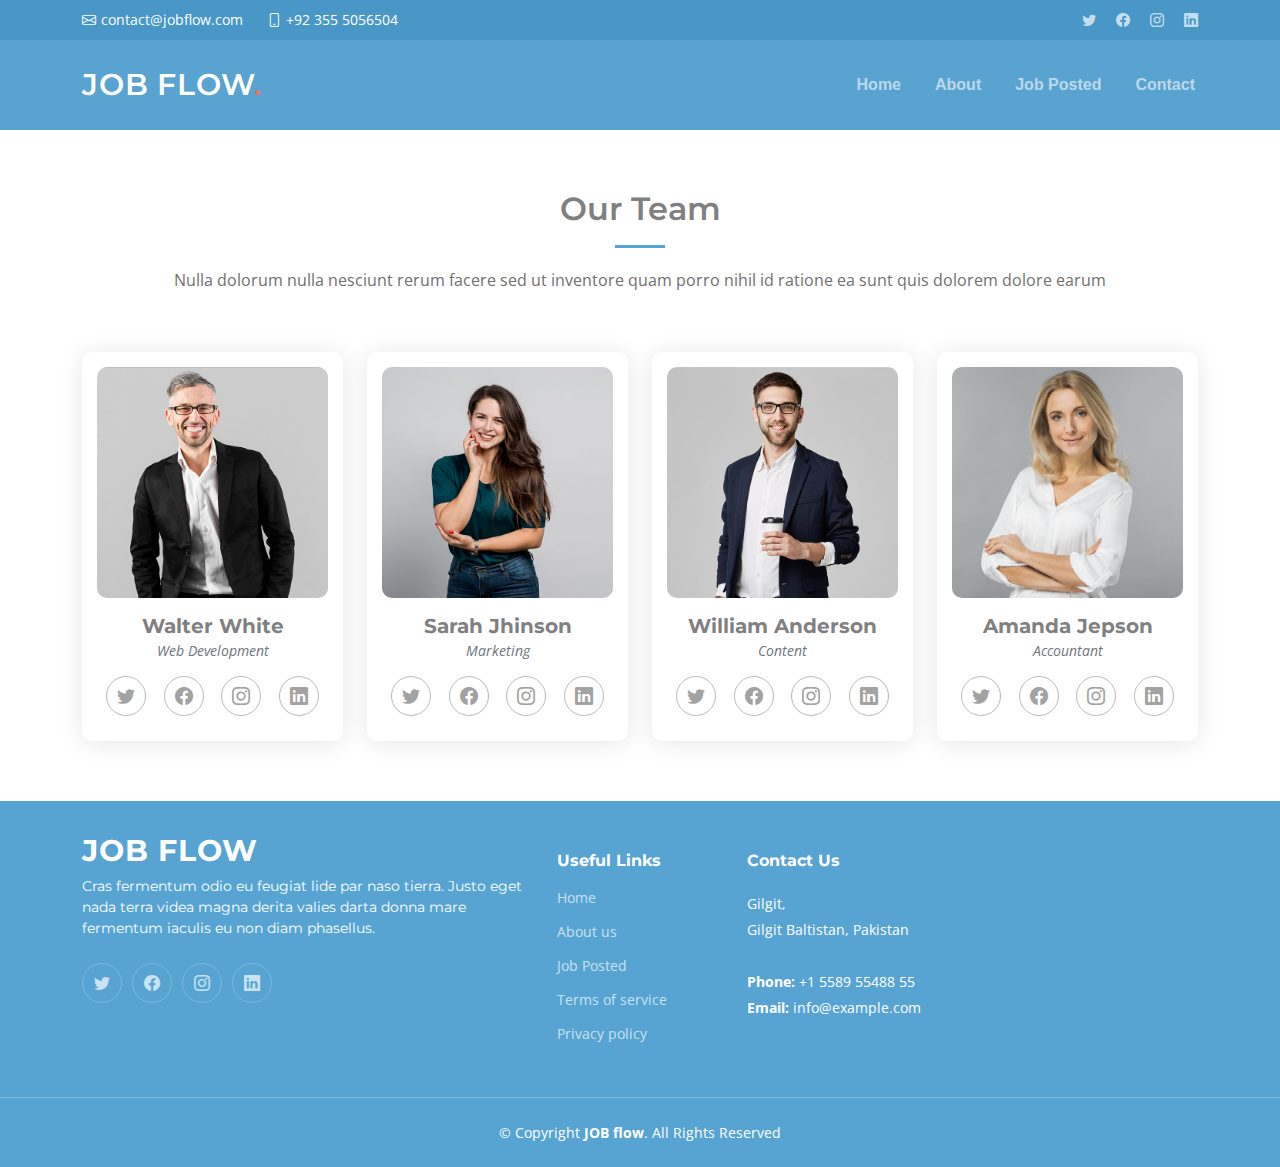
<file: team.html>
<!DOCTYPE html>
<html lang="en">
<head>
    <meta charset="UTF-8">
    <meta name="viewport" content="width=device-width, initial-scale=1.0">

    <link rel="stylesheet" href="./assets/css/main.css">
    <title>Document</title>

     

  <!-- Google Fonts -->
  <link rel="preconnect" href="https://fonts.googleapis.com">
  <link rel="preconnect" href="https://fonts.gstatic.com" crossorigin>
  <link href="https://fonts.googleapis.com/css2?family=Open+Sans:ital,wght@0,300;0,400;0,500;0,600;0,700;1,300;1,400;1,600;1,700&family=Montserrat:ital,wght@0,300;0,400;0,500;0,600;0,700;1,300;1,400;1,500;1,600;1,700&family=Raleway:ital,wght@0,300;0,400;0,500;0,600;0,700;1,300;1,400;1,500;1,600;1,700&display=swap" rel="stylesheet">

  <!-- Vendor CSS Files -->
  <link href="assets/vendor/bootstrap/css/bootstrap.min.css" rel="stylesheet">
  <link href="assets/vendor/bootstrap-icons/bootstrap-icons.css" rel="stylesheet">
  <link href="assets/vendor/aos/aos.css" rel="stylesheet">
  <link href="assets/vendor/glightbox/css/glightbox.min.css" rel="stylesheet">
  <link href="assets/vendor/swiper/swiper-bundle.min.css" rel="stylesheet">


  <link href="assets/css/main.css" rel="stylesheet">


      
</head>
<body>
    

      <!-- ======= Header ======= -->
  <section id="topbar" class="topbar d-flex align-items-center">
    <div class="container d-flex justify-content-center justify-content-md-between">
      <div class="contact-info d-flex align-items-center">
        <i class="bi bi-envelope d-flex align-items-center"><a href="mailto:contact@example.com">contact@jobflow.com</a></i>
        <i class="bi bi-phone d-flex align-items-center ms-4"><span>+92 355 5056504</span></i>
      </div>
      <div class="social-links d-none d-md-flex align-items-center">
        <a href="#" class="twitter"><i class="bi bi-twitter"></i></a>
        <a href="#" class="facebook"><i class="bi bi-facebook"></i></a>
        <a href="#" class="instagram"><i class="bi bi-instagram"></i></a>
        <a href="#" class="linkedin"><i class="bi bi-linkedin"></i></i></a>
      </div>
    </div>
  </section><!-- End Top Bar -->


  <header id="header" class="header d-flex align-items-center">

    <div class="container-fluid container-xl d-flex align-items-center justify-content-between">
      <a href="index.html" class="logo d-flex align-items-center">
        <!-- Uncomment the line below if you also wish to use an image logo -->
        <!-- <img src="assets/img/logo.png" alt=""> -->
        <h1>JOB FLOW<span>.</span></h1>
      </a>
      <nav id="navbar" class="navbar">
        <ul>
            <li><a href="./index.html">Home</a></li>
            <li><a href="./index.html">About</a></li>
            <li><a href="./jobs.html">Job Posted</a></li>
         
          <li><a href="./index.html">Contact</a></li>
        </ul>
      </nav><!-- .navbar -->

      <i class="mobile-nav-toggle mobile-nav-show bi bi-list"></i>
      <i class="mobile-nav-toggle mobile-nav-hide d-none bi bi-x"></i>

    </div>
  </header><!-- End Header -->
  <!-- End Header -->






 <!-- ======= Our Team Section ======= -->
 <section id="team" class="team">
    <div class="container" data-aos="fade-up">

      <div class="section-header">
        <h2>Our Team</h2>
        <p>Nulla dolorum nulla nesciunt rerum facere sed ut inventore quam porro nihil id ratione ea sunt quis dolorem dolore earum</p>
      </div>

      <div class="row gy-4">

        <div class="col-xl-3 col-md-6 d-flex" data-aos="fade-up" data-aos-delay="100">
          <div class="member">
            <img src="assets/img/team/team-1.jpg" class="img-fluid" alt="">
            <h4>Walter White</h4>
            <span>Web Development</span>
            <div class="social">
              <a href=""><i class="bi bi-twitter"></i></a>
              <a href=""><i class="bi bi-facebook"></i></a>
              <a href=""><i class="bi bi-instagram"></i></a>
              <a href=""><i class="bi bi-linkedin"></i></a>
            </div>
          </div>
        </div><!-- End Team Member -->

        <div class="col-xl-3 col-md-6 d-flex" data-aos="fade-up" data-aos-delay="200">
          <div class="member">
            <img src="assets/img/team/team-2.jpg" class="img-fluid" alt="">
            <h4>Sarah Jhinson</h4>
            <span>Marketing</span>
            <div class="social">
              <a href=""><i class="bi bi-twitter"></i></a>
              <a href=""><i class="bi bi-facebook"></i></a>
              <a href=""><i class="bi bi-instagram"></i></a>
              <a href=""><i class="bi bi-linkedin"></i></a>
            </div>
          </div>
        </div><!-- End Team Member -->

        <div class="col-xl-3 col-md-6 d-flex" data-aos="fade-up" data-aos-delay="300">
          <div class="member">
            <img src="assets/img/team/team-3.jpg" class="img-fluid" alt="">
            <h4>William Anderson</h4>
            <span>Content</span>
            <div class="social">
              <a href=""><i class="bi bi-twitter"></i></a>
              <a href=""><i class="bi bi-facebook"></i></a>
              <a href=""><i class="bi bi-instagram"></i></a>
              <a href=""><i class="bi bi-linkedin"></i></a>
            </div>
          </div>
        </div><!-- End Team Member -->

        <div class="col-xl-3 col-md-6 d-flex" data-aos="fade-up" data-aos-delay="400">
          <div class="member">
            <img src="assets/img/team/team-4.jpg" class="img-fluid" alt="">
            <h4>Amanda Jepson</h4>
            <span>Accountant</span>
            <div class="social">
              <a href=""><i class="bi bi-twitter"></i></a>
              <a href=""><i class="bi bi-facebook"></i></a>
              <a href=""><i class="bi bi-instagram"></i></a>
              <a href=""><i class="bi bi-linkedin"></i></a>
            </div>
          </div>
        </div><!-- End Team Member -->

      </div>

    </div>
  </section><!-- End Our Team Section -->



     <!-- ======= Footer ======= -->
  <footer id="footer" class="footer">

    <div class="container">
      <div class="row gy-4">
        <div class="col-lg-5 col-md-12 footer-info">
          <a href="index.html" class="logo d-flex align-items-center">
            <span>JOB FLOW</span>
          </a>
          <p>Cras fermentum odio eu feugiat lide par naso tierra. Justo eget nada terra videa magna derita valies darta donna mare fermentum iaculis eu non diam phasellus.</p>
          <div class="social-links d-flex mt-4">
            <a href="#" class="twitter"><i class="bi bi-twitter"></i></a>
            <a href="#" class="facebook"><i class="bi bi-facebook"></i></a>
            <a href="#" class="instagram"><i class="bi bi-instagram"></i></a>
            <a href="#" class="linkedin"><i class="bi bi-linkedin"></i></a>
          </div>
        </div>

        <div class="col-lg-2 col-6 footer-links">
          <h4>Useful Links</h4>
          <ul>
            <li><a href="#">Home</a></li>
            <li><a href="#">About us</a></li>
            <li><a href="#">Job Posted</a></li>
            <li><a href="#">Terms of service</a></li>
            <li><a href="#">Privacy policy</a></li>
          </ul>
        </div>

        <!-- <div class="col-lg-2 col-6 footer-links">
          <h4>Our Services</h4>
          <ul>
            <li><a href="#">Web Design</a></li>
            <li><a href="#">Web Development</a></li>
            <li><a href="#">Product Management</a></li>
            <li><a href="#">Marketing</a></li>
            <li><a href="#">Graphic Design</a></li>
          </ul>
        </div> -->

        <div class="col-lg-3 col-md-12 footer-contact text-center text-md-start">
          <h4>Contact Us</h4>
          <p>
             Gilgit,<br>
            Gilgit Baltistan, Pakistan<br><br>
            <strong>Phone:</strong> +1 5589 55488 55<br>
            <strong>Email:</strong> info@example.com<br>
          </p>

        </div>

      </div>
    </div>
<hr>
    <div class="container mt-4">
      <div class="copyright">
        &copy; Copyright <strong><span>JOB flow</span></strong>. All Rights Reserved
      </div>
      <div class="credits">
      
      </div>
    </div>

  </footer><!-- End Footer -->
  <!-- End Footer -->

  <a href="#" class="scroll-top d-flex align-items-center justify-content-center"><i class="bi bi-arrow-up-short"></i></a>

  <div id="preloader"></div>

  <!-- Vendor JS Files -->
  <script src="assets/vendor/bootstrap/js/bootstrap.bundle.min.js"></script>
  <script src="assets/vendor/aos/aos.js"></script>
  <script src="assets/vendor/glightbox/js/glightbox.min.js"></script>
  <script src="assets/vendor/purecounter/purecounter_vanilla.js"></script>
  <script src="assets/vendor/swiper/swiper-bundle.min.js"></script>
  <script src="assets/vendor/isotope-layout/isotope.pkgd.min.js"></script>
  <script src="assets/vendor/php-email-form/validate.js"></script>

  <!-- Template Main JS File -->
  <script src="assets/js/main.js"></script>
</body>
</html>
</file>
<file: assets/css/main.css>
:root {
  --font-default: "Open Sans", system-ui, -apple-system, "Segoe UI", Roboto, "Helvetica Neue", Arial, "Noto Sans", "Liberation Sans", sans-serif, "Apple Color Emoji", "Segoe UI Emoji", "Segoe UI Symbol", "Noto Color Emoji";
  --font-primary: "Montserrat", sans-serif;
  --font-secondary: "Poppins", sans-serif;
}

/* Colors */
:root {
  --color-default: #222222;
  --color-primary: rgb(87, 164, 211);
  /* #008374 */
  --color-secondary: rgb(87, 164, 211);
}

/* Smooth scroll behavior */
:root {
  scroll-behavior: smooth;
}

/*--------------------------------------------------------------
# General
--------------------------------------------------------------*/
body {
  font-family: var(--font-default);
  /* color: var(--color-default); */
  color: gray
  ;
}

a {
  color: var(--color-primary);
  text-decoration: none;
}

a:hover {
  color: #00b6a1;
  text-decoration: none;
}

h1,
h2,
h3,
h4,
h5,
h6 {
  font-family: var(--font-primary);
}

/*--------------------------------------------------------------
# Sections & Section Header
--------------------------------------------------------------*/
section {
  padding: 60px 0;
  overflow: hidden;
}

.sections-bg {
  background-color: #f6f6f6;
}

.section-header {
  text-align: center;
  padding-bottom: 60px;
}

.section-header h2 {
  font-size: 32px;
  font-weight: 600;
  margin-bottom: 20px;
  padding-bottom: 20px;
  position: relative;
}

.section-header h2:after {
  content: "";
  position: absolute;
  display: block;
  width: 50px;
  height: 3px;
  background: var(--color-primary);
  left: 0;
  right: 0;
  bottom: 0;
  margin: auto;
}

.section-header p {
  margin-bottom: 0;
  color: #6f6f6f;
}

/*--------------------------------------------------------------
# Breadcrumbs
--------------------------------------------------------------*/
.breadcrumbs .page-header {
  padding: 60px 0 60px 0;
  min-height: 20vh;
  position: relative;
  background-color: var(--color-primary);
}

.breadcrumbs .page-header h2 {
  font-size: 56px;
  font-weight: 500;
  color: #fff;
  font-family: var(--font-secondary);
}

.breadcrumbs .page-header p {
  color: rgba(255, 255, 255, 0.8);
}

.breadcrumbs nav {
  background-color: #f6f6f6;
  padding: 20px 0;
}

.breadcrumbs nav ol {
  display: flex;
  flex-wrap: wrap;
  list-style: none;
  margin: 0;
  padding: 0;
  font-size: 16px;
  font-weight: 600;
  color: var(--color-default);
}

.breadcrumbs nav ol a {
  color: var(--color-primary);
  transition: 0.3s;
}

.breadcrumbs nav ol a:hover {
  text-decoration: underline;
}

.breadcrumbs nav ol li+li {
  padding-left: 10px;
}

.breadcrumbs nav ol li+li::before {
  display: inline-block;
  padding-right: 10px;
  color: var(--color-secondary);
  content: "/";
}

/*--------------------------------------------------------------
# Scroll top button
--------------------------------------------------------------*/
.scroll-top {
  position: fixed;
  visibility: hidden;
  opacity: 0;
  right: 15px;
  bottom: -15px;
  z-index: 99999;
  border: 1px solid rgb(62, 125, 164);
  background: var(--color-secondary);
  width: 44px;
  height: 44px;
  border-radius: 50px;
  transition: all 0.4s;
}

.scroll-top i {
  font-size: 24px;
  color: #fff;
  line-height: 0;
}

.scroll-top:hover {
  background: rgb(62, 125, 164);
  color: #fff;
}

.scroll-top.active {
  visibility: visible;
  opacity: 1;
  bottom: 15px;
}

/*--------------------------------------------------------------
# Preloader
--------------------------------------------------------------*/
#preloader {
  position: fixed;
  inset: 0;
  z-index: 999999;
  overflow: hidden;
  background: #fff;
  transition: all 0.6s ease-out;
}

#preloader:before {
  content: "";
  position: fixed;
  top: calc(50% - 30px);
  left: calc(50% - 30px);
  border: 6px solid #fff;
  border-color: var(--color-primary) transparent var(--color-primary) transparent;
  border-radius: 50%;
  width: 60px;
  height: 60px;
  animation: animate-preloader 1.5s linear infinite;
}

@keyframes animate-preloader {
  0% {
    transform: rotate(0deg);
  }

  100% {
    transform: rotate(360deg);
  }
}

/*--------------------------------------------------------------
# Disable aos animation delay on mobile devices
--------------------------------------------------------------*/
@media screen and (max-width: 768px) {
  [data-aos-delay] {
    transition-delay: 0 !important;
  }
}

/*--------------------------------------------------------------
# Header
--------------------------------------------------------------*/
.topbar {
  background: rgb(72, 151, 199);
  height: 40px;
  font-size: 14px;
  transition: all 0.5s;
  color: #fff;
  padding: 0;
}

.topbar .contact-info i {
  font-style: normal;
  color: #fff;
  line-height: 0;
}

.topbar .contact-info i a,
.topbar .contact-info i span {
  padding-left: 5px;
  color: #fff;
}

@media (max-width: 575px) {

  .topbar .contact-info i a,
  .topbar .contact-info i span {
    font-size: 13px;
  }
}

.topbar .contact-info i a {
  line-height: 0;
  transition: 0.3s;
}

.topbar .contact-info i a:hover {
  color: #fff;
  text-decoration: underline;
}

.topbar .social-links a {
  color: rgba(255, 255, 255, 0.7);
  line-height: 0;
  transition: 0.3s;
  margin-left: 20px;
}

.topbar .social-links a:hover {
  color: #fff;
}

.header {
  transition: all 0.5s;
  z-index: 997;
  height: 90px;
  background-color:rgb(89, 163, 209);
  backdrop-filter:blur(4px) ;
}

.header.sticked {
  position: fixed;
  top: 0;
  right: 0;
  left: 0;
  height: 70px;
  box-shadow: 0px 2px 20px rgba(0, 0, 0, 0.1);
}

.header .logo img {
  max-height: 40px;
  margin-right: 6px;
}

.header .logo h1 {
  font-size: 30px;
  margin: 0;
  font-weight: 600;
  letter-spacing: 0.8px;
  color: #fff;
  font-family: var(--font-primary);
}

.header .logo h1 span {
  color: #f96f59;
}

.sticked-header-offset {
  margin-top: 70px;
}

section {
  scroll-margin-top: 70px;
}

/*--------------------------------------------------------------
# Desktop Navigation
--------------------------------------------------------------*/
@media (min-width: 1280px) {
  .navbar {
    padding: 0;
  }

  .navbar ul {
    margin: 0;
    padding: 0;
    display: flex;
    list-style: none;
    align-items: center;
  }

  .navbar li {
    position: relative;
  }

  .navbar>ul>li {
    white-space: nowrap;
    padding: 10px 0 10px 28px;
  }

  .navbar a,
  .navbar a:focus {
    display: flex;
    align-items: center;
    justify-content: space-between;
    padding: 0 3px;
    font-family: var(--font-secondary);
    font-size: 16px;
    font-weight: 600;
    color: rgba(255, 255, 255, 0.6);
    white-space: nowrap;
    transition: 0.3s;
    position: relative;
  }

  .navbar a i,
  .navbar a:focus i {
    font-size: 12px;
    line-height: 0;
    margin-left: 5px;
  }

  .navbar>ul>li>a:before {
    content: "";
    position: absolute;
    width: 100%;
    height: 2px;
    bottom: -6px;
    left: 0;
    background-color: var(--color-secondary);
    visibility: hidden;
    width: 0px;
    transition: all 0.3s ease-in-out 0s;
  }

  .navbar a:hover:before,
  .navbar li:hover>a:before,
  .navbar .active:before {
    visibility: visible;
    width: 100%;
  }

  .navbar a:hover,
  .navbar .active,
  .navbar .active:focus,
  .navbar li:hover>a {
    color: #fff;
  }

  .navbar .dropdown ul {
    display: block;
    position: absolute;
    left: 28px;
    top: calc(100% + 30px);
    margin: 0;
    padding: 10px 0;
    z-index: 99;
    opacity: 0;
    visibility: hidden;
    background: #fff;
    box-shadow: 0px 0px 30px rgba(127, 137, 161, 0.25);
    transition: 0.3s;
    border-radius: 4px;
  }

  .navbar .dropdown ul li {
    min-width: 200px;
  }

  .navbar .dropdown ul a {
    padding: 10px 20px;
    font-size: 15px;
    text-transform: none;
    font-weight: 600;
    color: #006a5d;
  }

  .navbar .dropdown ul a i {
    font-size: 12px;
  }

  .navbar .dropdown ul a:hover,
  .navbar .dropdown ul .active:hover,
  .navbar .dropdown ul li:hover>a {
    color: var(--color-secondary);
  }

  .navbar .dropdown:hover>ul {
    opacity: 1;
    top: 100%;
    visibility: visible;
  }

  .navbar .dropdown .dropdown ul {
    top: 0;
    left: calc(100% - 30px);
    visibility: hidden;
  }

  .navbar .dropdown .dropdown:hover>ul {
    opacity: 1;
    top: 0;
    left: 100%;
    visibility: visible;
  }
}

@media (min-width: 1280px) and (max-width: 1366px) {
  .navbar .dropdown .dropdown ul {
    left: -90%;
  }

  .navbar .dropdown .dropdown:hover>ul {
    left: -100%;
  }
}

@media (min-width: 1280px) {

  .mobile-nav-show,
  .mobile-nav-hide {
    display: none;
  }
}

/*--------------------------------------------------------------
# Mobile Navigation
--------------------------------------------------------------*/
@media (max-width: 1279px) {
  .navbar {
    position: fixed;
    top: 0;
    right: -100%;
    width: 100%;
    max-width: 400px;
    bottom: 0;
    transition: 0.3s;
    z-index: 9997;
  }

  .navbar ul {
    position: absolute;
    inset: 0;
    padding: 50px 0 10px 0;
    margin: 0;
    background: rgba(0, 131, 116, 0.9);
    overflow-y: auto;
    transition: 0.3s;
    z-index: 9998;
  }

  .navbar a,
  .navbar a:focus {
    display: flex;
    align-items: center;
    justify-content: space-between;
    padding: 10px 20px;
    font-family: var(--font-primary);
    font-size: 15px;
    font-weight: 600;
    color: rgba(255, 255, 255, 0.7);
    white-space: nowrap;
    transition: 0.3s;
  }

  .navbar a i,
  .navbar a:focus i {
    font-size: 12px;
    line-height: 0;
    margin-left: 5px;
  }

  .navbar a:hover,
  .navbar .active,
  .navbar .active:focus,
  .navbar li:hover>a {
    color: #fff;
  }

  .navbar .getstarted,
  .navbar .getstarted:focus {
    background: var(--color-primary);
    padding: 8px 20px;
    border-radius: 4px;
    margin: 15px;
    color: #fff;
  }

  .navbar .getstarted:hover,
  .navbar .getstarted:focus:hover {
    color: #fff;
    background: rgba(0, 131, 116, 0.8);
  }

  .navbar .dropdown ul,
  .navbar .dropdown .dropdown ul {
    position: static;
    display: none;
    padding: 10px 0;
    margin: 10px 20px;
    transition: all 0.5s ease-in-out;
    background-color: #007466;
    border: 1px solid #006459;
  }

  .navbar .dropdown>.dropdown-active,
  .navbar .dropdown .dropdown>.dropdown-active {
    display: block;
  }

  .mobile-nav-show {
    color: rgba(255, 255, 255, 0.6);
    font-size: 28px;
    cursor: pointer;
    line-height: 0;
    transition: 0.5s;
    z-index: 9999;
    margin-right: 10px;
  }

  .mobile-nav-hide {
    color: #fff;
    font-size: 32px;
    cursor: pointer;
    line-height: 0;
    transition: 0.5s;
    position: fixed;
    right: 20px;
    top: 20px;
    z-index: 9999;
  }

  .mobile-nav-active {
    overflow: hidden;
  }

  .mobile-nav-active .navbar {
    right: 0;
  }

  .mobile-nav-active .navbar:before {
    content: "";
    position: fixed;
    inset: 0;
    background: rgba(0, 106, 93, 0.8);
    z-index: 9996;
  }
}

/*--------------------------------------------------------------
# About Us Section
--------------------------------------------------------------*/
.about h3 {
  font-weight: 700;
  font-size: 28px;
  margin-bottom: 20px;
  font-family: var(--font-secondary);
}

.about .call-us {
  left: 10%;
  right: 10%;
  bottom: 0;
  background-color: #fff;
  box-shadow: 0px 2px 25px rgba(0, 0, 0, 0.08);
  padding: 20px;
  text-align: center;
}

.about .call-us h4 {
  font-size: 24px;
  font-weight: 700;
  margin-bottom: 5px;
}

.about .call-us p {
  font-size: 28px;
  font-weight: 700;
  color: var(--color-primary);
}

.about .content ul {
  list-style: none;
  padding: 0;
}

.about .content ul li {
  padding: 0 0 10px 30px;
  position: relative;
}

.about .content ul i {
  position: absolute;
  font-size: 20px;
  left: 0;
  top: -3px;
  color: var(--color-primary);
}

.about .content p:last-child {
  margin-bottom: 0;
}

.about .play-btn {
  width: 94px;
  height: 94px;
  background: radial-gradient(var(--color-primary) 50%, rgba(0, 131, 116, 0.4) 52%);
  border-radius: 50%;
  display: block;
  position: absolute;
  left: calc(50% - 47px);
  top: calc(50% - 47px);
  overflow: hidden;
}

.about .play-btn:before {
  content: "";
  position: absolute;
  width: 120px;
  height: 120px;
  animation-delay: 0s;
  animation: pulsate-btn 2s;
  animation-direction: forwards;
  animation-iteration-count: infinite;
  animation-timing-function: steps;
  opacity: 1;
  border-radius: 50%;
  border: 5px solid rgba(0, 131, 116, 0.7);
  top: -15%;
  left: -15%;
  background: rgba(198, 16, 0, 0);
}

.about .play-btn:after {
  content: "";
  position: absolute;
  left: 50%;
  top: 50%;
  transform: translateX(-40%) translateY(-50%);
  width: 0;
  height: 0;
  border-top: 10px solid transparent;
  border-bottom: 10px solid transparent;
  border-left: 15px solid #fff;
  z-index: 100;
  transition: all 400ms cubic-bezier(0.55, 0.055, 0.675, 0.19);
}

.about .play-btn:hover:before {
  content: "";
  position: absolute;
  left: 50%;
  top: 50%;
  transform: translateX(-40%) translateY(-50%);
  width: 0;
  height: 0;
  border: none;
  border-top: 10px solid transparent;
  border-bottom: 10px solid transparent;
  border-left: 15px solid #fff;
  z-index: 200;
  animation: none;
  border-radius: 0;
}

.about .play-btn:hover:after {
  border-left: 15px solid var(--color-primary);
  transform: scale(20);
}

@keyframes pulsate-btn {
  0% {
    transform: scale(0.6, 0.6);
    opacity: 1;
  }

  100% {
    transform: scale(1, 1);
    opacity: 0;
  }
}

/*--------------------------------------------------------------
# Clients Section
--------------------------------------------------------------*/
.clients {
  padding: 40px 0;
}

.clients .swiper {
  padding: 10px 0;
}

.clients .swiper-slide img {
  transition: 0.3s;
}

.clients .swiper-slide img:hover {
  transform: scale(1.1);
}

.clients .swiper-pagination {
  margin-top: 20px;
  position: relative;
}

.clients .swiper-pagination .swiper-pagination-bullet {
  width: 12px;
  height: 12px;
  background-color: #fff;
  opacity: 1;
  background-color: #ddd;
}

.clients .swiper-pagination .swiper-pagination-bullet-active {
  background-color: var(--color-primary);
}

/*--------------------------------------------------------------
# Stats Counter Section
--------------------------------------------------------------*/
.stats-counter {
  padding: 40px 0;
}

.stats-counter .stats-item {
  padding: 20px 0;
  border-bottom: 1px solid #e4e4e4;
}

.stats-counter .stats-item .purecounter {
  min-width: 90px;
  padding-right: 15px;
}

.stats-counter .stats-item i {
  font-size: 44px;
  line-height: 0;
  margin-right: 15px;
}

.stats-counter .stats-item span {
  font-size: 40px;
  display: block;
  font-weight: 700;
  color: var(--color-primary);
  line-height: 40px;
}

.stats-counter .stats-item p {
  margin: 0;
  font-family: var(--font-primary);
  font-size: 14px;
}
/*------------------------------------------------------------
 jobs posted 
 ------------------------------------------------------------*/






/*--------------------------------------------------------------
# Call To Action Section
--------------------------------------------------------------*/
.call-to-action .container {
  background: linear-gradient(rgba(0, 0, 0, 0.5), rgba(0, 0, 0, 0.5)), url("../img/cta-bg.jpg") center center;
  background-size: cover;
  padding: 100px 60px;
  border-radius: 15px;
  overflow: hidden;
}

.call-to-action h3 {
  color: #fff;
  font-size: 28px;
  font-weight: 700;
  margin-bottom: 20px;
}

.call-to-action p {
  color: #fff;
  margin-bottom: 20px;
}

.call-to-action .play-btn {
  width: 94px;
  height: 94px;
  margin-bottom: 20px;
  background: radial-gradient(var(--color-primary) 50%, rgba(0, 131, 116, 0.4) 52%);
  border-radius: 50%;
  display: inline-block;
  position: relative;
  overflow: hidden;
}

.call-to-action .play-btn:before {
  content: "";
  position: absolute;
  width: 120px;
  height: 120px;
  animation-delay: 0s;
  animation: pulsate-btn 2s;
  animation-direction: forwards;
  animation-iteration-count: infinite;
  animation-timing-function: steps;
  opacity: 1;
  border-radius: 50%;
  border: 5px solid rgba(0, 131, 116, 0.7);
  top: -15%;
  left: -15%;
  background: rgba(198, 16, 0, 0);
}

.call-to-action .play-btn:after {
  content: "";
  position: absolute;
  left: 50%;
  top: 50%;
  transform: translateX(-40%) translateY(-50%);
  width: 0;
  height: 0;
  border-top: 10px solid transparent;
  border-bottom: 10px solid transparent;
  border-left: 15px solid #fff;
  z-index: 100;
  transition: all 400ms cubic-bezier(0.55, 0.055, 0.675, 0.19);
}

.call-to-action .play-btn:hover:before {
  content: "";
  position: absolute;
  left: 50%;
  top: 50%;
  transform: translateX(-40%) translateY(-50%);
  width: 0;
  height: 0;
  border: none;
  border-top: 10px solid transparent;
  border-bottom: 10px solid transparent;
  border-left: 15px solid #fff;
  z-index: 200;
  animation: none;
  border-radius: 0;
}

.call-to-action .play-btn:hover:after {
  border-left: 15px solid var(--color-primary);
  transform: scale(20);
}

.call-to-action .cta-btn {
  font-family: var(--font-primary);
  font-weight: 500;
  font-size: 16px;
  letter-spacing: 1px;
  display: inline-block;
  padding: 12px 48px;
  border-radius: 50px;
  transition: 0.5s;
  margin: 10px;
  border: 2px solid #fff;
  color: #fff;
}

.call-to-action .cta-btn:hover {
  background: var(--color-primary);
  border: 2px solid var(--color-primary);
}

@keyframes pulsate-btn {
  0% {
    transform: scale(0.6, 0.6);
    opacity: 1;
  }

  100% {
    transform: scale(1, 1);
    opacity: 0;
  }
}

/*--------------------------------------------------------------
# Our Services Section
--------------------------------------------------------------*/
.services {
  padding: 60px 0;
}

.services .service-item {
  padding: 40px;
  background: #fff;
  height: 100%;
  border-radius: 10px;
}

.services .service-item .icon {
  width: 48px;
  height: 48px;
  position: relative;
  margin-bottom: 50px;
}

.services .service-item .icon i {
  color: var(--color-default);
  font-size: 56px;
  transition: ease-in-out 0.3s;
  z-index: 2;
  position: relative;
}

.services .service-item .icon:before {
  position: absolute;
  content: "";
  height: 100%;
  width: 100%;
  background: #eeeeee;
  border-radius: 50px;
  z-index: 1;
  top: 10px;
  right: -20px;
  transition: 0.3s;
}

.services .service-item h3 {
  color: var(--color-default);
  font-weight: 700;
  margin: 0 0 20px 0;
  padding-bottom: 8px;
  font-size: 22px;
  position: relative;
  display: inline-block;
  border-bottom: 4px solid #eeeeee;
  transition: 0.3s;
}

.services .service-item p {
  line-height: 24px;
  font-size: 14px;
  margin-bottom: 0;
}

.services .service-item .readmore {
  margin-top: 15px;
  display: inline-block;
  color: var(--color-primary);
}

.services .service-item:hover .icon:before {
  background: #00b6a1;
}

.services .service-item:hover h3 {
  border-color: var(--color-primary);
}

/*--------------------------------------------------------------
# Testimonials Section
--------------------------------------------------------------*/
.testimonials .testimonial-wrap {
  padding-left: 10px;
}

.testimonials .testimonial-item {
  box-sizing: content-box;
  padding: 30px;
  margin: 30px 10px;
  box-shadow: 0px 0 15px rgba(0, 0, 0, 0.1);
  position: relative;
  background: #fff;
  border-radius: 10px;
}

.testimonials .testimonial-item .testimonial-img {
  width: 90px;
  border-radius: 50px;
  margin-right: 15px;
}

.testimonials .testimonial-item h3 {
  font-size: 18px;
  font-weight: bold;
  margin: 10px 0 5px 0;
  color: #000;
}

.testimonials .testimonial-item h4 {
  font-size: 14px;
  color: #999;
  margin: 0;
}

.testimonials .testimonial-item .stars {
  margin: 10px 0;
}

.testimonials .testimonial-item .stars i {
  color: #ffc107;
  margin: 0 1px;
}

.testimonials .testimonial-item .quote-icon-left,
.testimonials .testimonial-item .quote-icon-right {
  color: #009d8b;
  font-size: 26px;
  line-height: 0;
}

.testimonials .testimonial-item .quote-icon-left {
  display: inline-block;
  left: -5px;
  position: relative;
}

.testimonials .testimonial-item .quote-icon-right {
  display: inline-block;
  right: -5px;
  position: relative;
  top: 10px;
  transform: scale(-1, -1);
}

.testimonials .testimonial-item p {
  font-style: italic;
  margin: 15px auto 15px auto;
}

.testimonials .swiper-pagination {
  margin-top: 20px;
  position: relative;
}

.testimonials .swiper-pagination .swiper-pagination-bullet {
  width: 12px;
  height: 12px;
  background-color: rgba(0, 0, 0, 0.2);
  opacity: 1;
}

.testimonials .swiper-pagination .swiper-pagination-bullet-active {
  background-color: var(--color-primary);
}

@media (max-width: 767px) {
  .testimonials .testimonial-wrap {
    padding-left: 0;
  }

  .testimonials .testimonial-item {
    padding: 30px;
    margin: 15px;
  }

  .testimonials .testimonial-item .testimonial-img {
    position: static;
    left: auto;
  }
}

/*--------------------------------------------------------------
# Portfolio Section
--------------------------------------------------------------*/
.portfolio .portfolio-flters {
  padding: 0 0 20px 0;
  margin: 0 auto;
  list-style: none;
  text-align: center;
}

.portfolio .portfolio-flters li {
  cursor: pointer;
  display: inline-block;
  padding: 0;
  font-size: 18px;
  font-weight: 500;
  margin: 0 10px;
  line-height: 1;
  transition: all 0.3s ease-in-out;
}

.portfolio .portfolio-flters li:hover,
.portfolio .portfolio-flters li.filter-active {
  color: var(--color-primary);
}

.portfolio .portfolio-flters li:first-child {
  margin-left: 0;
}

.portfolio .portfolio-flters li:last-child {
  margin-right: 0;
}

@media (max-width: 575px) {
  .portfolio .portfolio-flters li {
    font-size: 14px;
    margin: 0 5px;
  }
}

.portfolio .portfolio-wrap {
  box-shadow: 0px 10px 30px rgba(0, 0, 0, 0.1);
  border-radius: 10px;
  height: 100%;
  overflow: hidden;
}

.portfolio .portfolio-wrap img {
  transition: 0.3s;
  position: relative;
  z-index: 1;
}

.portfolio .portfolio-wrap .portfolio-info {
  padding: 25px 20px;
  background-color: #fff;
  position: relative;
  border-top: 1px solid #f3f3f3;
  z-index: 2;
}

.portfolio .portfolio-wrap .portfolio-info h4 {
  font-size: 18px;
  font-weight: 600;
  padding-right: 50px;
}

.portfolio .portfolio-wrap .portfolio-info h4 a {
  color: var(--color-default);
  transition: 0.3s;
}

.portfolio .portfolio-wrap .portfolio-info h4 a:hover {
  color: var(--color-primary);
}

.portfolio .portfolio-wrap .portfolio-info p {
  color: #6c757d;
  font-size: 14px;
  margin-bottom: 0;
  padding-right: 50px;
}

.portfolio .portfolio-wrap:hover img {
  transform: scale(1.1);
}

/*--------------------------------------------------------------
# Portfolio Details Section
--------------------------------------------------------------*/
.portfolio-details .portfolio-details-slider img {
  width: 100%;
}

.portfolio-details .portfolio-details-slider .swiper-pagination .swiper-pagination-bullet {
  width: 12px;
  height: 12px;
  background-color: rgba(255, 255, 255, 0.7);
  opacity: 1;
}

.portfolio-details .portfolio-details-slider .swiper-pagination .swiper-pagination-bullet-active {
  background-color: var(--color-primary);
}

.portfolio-details .swiper-button-prev,
.portfolio-details .swiper-button-next {
  width: 48px;
  height: 48px;
}

.portfolio-details .swiper-button-prev:after,
.portfolio-details .swiper-button-next:after {
  color: rgba(255, 255, 255, 0.8);
  background-color: rgba(0, 0, 0, 0.2);
  font-size: 24px;
  border-radius: 50%;
  width: 48px;
  height: 48px;
  display: flex;
  align-items: center;
  justify-content: center;
  transition: 0.3s;
}

.portfolio-details .swiper-button-prev:hover:after,
.portfolio-details .swiper-button-next:hover:after {
  background-color: rgba(0, 0, 0, 0.6);
}

@media (max-width: 575px) {

  .portfolio-details .swiper-button-prev,
  .portfolio-details .swiper-button-next {
    display: none;
  }
}

.portfolio-details .portfolio-info h3 {
  font-size: 22px;
  font-weight: 700;
  margin-bottom: 20px;
  padding-bottom: 20px;
  position: relative;
}

.portfolio-details .portfolio-info h3:after {
  content: "";
  position: absolute;
  display: block;
  width: 50px;
  height: 3px;
  background: var(--color-primary);
  left: 0;
  bottom: 0;
}

.portfolio-details .portfolio-info ul {
  list-style: none;
  padding: 0;
  font-size: 15px;
}

.portfolio-details .portfolio-info ul li {
  display: flex;
  flex-direction: column;
  padding-bottom: 15px;
  font-size: 16px;
}

.portfolio-details .portfolio-info ul strong {
  text-transform: uppercase;
  font-weight: 400;
  color: #9c9c9c;
  font-size: 12px;
}

.portfolio-details .portfolio-info .btn-visit {
  padding: 8px 40px;
  background: var(--color-primary);
  color: #fff;
  border-radius: 50px;
  transition: 0.3s;
}

.portfolio-details .portfolio-info .btn-visit:hover {
  background: #009d8b;
}

.portfolio-details .portfolio-description h2 {
  font-size: 26px;
  font-weight: 700;
  margin-bottom: 20px;
}

.portfolio-details .portfolio-description p {
  padding: 0;
}

.portfolio-details .portfolio-description .testimonial-item {
  padding: 30px 30px 0 30px;
  position: relative;
  background: white;
  height: 100%;
  margin-bottom: 50px;
}

.portfolio-details .portfolio-description .testimonial-item .testimonial-img {
  width: 90px;
  border-radius: 50px;
  border: 6px solid #fff;
  float: left;
  margin: 0 10px 0 0;
}

.portfolio-details .portfolio-description .testimonial-item h3 {
  font-size: 18px;
  font-weight: bold;
  margin: 15px 0 5px 0;
  padding-top: 20px;
}

.portfolio-details .portfolio-description .testimonial-item h4 {
  font-size: 14px;
  color: #6c757d;
  margin: 0;
}

.portfolio-details .portfolio-description .testimonial-item .quote-icon-left,
.portfolio-details .portfolio-description .testimonial-item .quote-icon-right {
  color: #009d8b;
  font-size: 26px;
  line-height: 0;
}

.portfolio-details .portfolio-description .testimonial-item .quote-icon-left {
  display: inline-block;
  left: -5px;
  position: relative;
}

.portfolio-details .portfolio-description .testimonial-item .quote-icon-right {
  display: inline-block;
  right: -5px;
  position: relative;
  top: 10px;
  transform: scale(-1, -1);
}

.portfolio-details .portfolio-description .testimonial-item p {
  font-style: italic;
  margin: 0 0 15px 0 0 0;
  padding: 0;
}

/*--------------------------------------------------------------
# Our Team Section
--------------------------------------------------------------*/
.team .member {
  text-align: center;
  background: #fff;
  border-radius: 10px;
  padding: 15px;
  overflow: hidden;
  box-shadow: 0px 2px 25px rgba(0, 0, 0, 0.1);
}

.team .member img {
  border-radius: 10px;
  overflow: hidden;
}

.team .member .member-content {
  padding: 0 20px 30px 20px;
}

.team .member h4 {
  font-weight: 700;
  margin-top: 16px;
  margin-bottom: 2px;
  font-size: 20px;
}

.team .member span {
  font-style: italic;
  display: block;
  font-size: 14px;
  color: #6c757d;
}

.team .member p {
  padding-top: 10px;
  font-size: 14px;
  font-style: italic;
  color: #6c757d;
}

.team .member .social {
  margin-top: 15px;
  margin-bottom: 10px;
  display: flex;
  align-items: center;
  justify-content: space-around;
}

.team .member .social a {
  color: #a2a2a2;
  transition: 0.3s;
  border-radius: 50%;
  width: 40px;
  height: 40px;
  display: flex;
  align-items: center;
  justify-content: center;
  border: 1px solid #bbbbbb;
}

.team .member .social a:hover {
  color: var(--color-primary);
  border-color: var(--color-primary);
}

.team .member .social i {
  font-size: 18px;
  margin: 0 2px;
}

/*--------------------------------------------------------------
# Pricing Section
--------------------------------------------------------------*/
.pricing .pricing-item {
  padding: 60px 40px;
  box-shadow: 0 3px 20px -2px rgba(108, 117, 125, 0.15);
  background: #fff;
  height: 100%;
  position: relative;
  border-radius: 15px;
}

.pricing h3 {
  font-weight: 600;
  margin-bottom: 15px;
  font-size: 20px;
  color: #555555;
  text-align: center;
}

.pricing .icon {
  margin: 30px auto 30px auto;
  width: 70px;
  height: 70px;
  background: var(--color-primary);
  border-radius: 50%;
  display: flex;
  align-items: center;
  justify-content: center;
  transition: 0.3s;
  transform-style: preserve-3d;
}

.pricing .icon i {
  color: #fff;
  font-size: 28px;
  transition: ease-in-out 0.3s;
  line-height: 0;
}

.pricing .icon::before {
  position: absolute;
  content: "";
  height: 86px;
  width: 86px;
  border-radius: 50%;
  background: #87c1bb;
  transition: all 0.3s ease-out 0s;
  transform: translateZ(-1px);
}

.pricing .icon::after {
  position: absolute;
  content: "";
  height: 102px;
  width: 102px;
  border-radius: 50%;
  background: #d2eeeb;
  transition: all 0.3s ease-out 0s;
  transform: translateZ(-2px);
}

.pricing h4 {
  font-size: 48px;
  color: var(--color-secondary);
  font-weight: 700;
  font-family: var(--font-secondary);
  margin-bottom: 0;
  text-align: center;
}

.pricing h4 sup {
  font-size: 28px;
}

.pricing h4 span {
  color: rgba(108, 117, 125, 0.8);
  font-size: 18px;
  font-weight: 400;
}

.pricing ul {
  padding: 20px 0;
  list-style: none;
  color: #6c757d;
  text-align: left;
  line-height: 20px;
}

.pricing ul li {
  padding: 10px 0;
  display: flex;
  align-items: center;
}

.pricing ul i {
  color: #059652;
  font-size: 24px;
  padding-right: 3px;
}

.pricing ul .na {
  color: rgba(108, 117, 125, 0.5);
}

.pricing ul .na i {
  color: rgba(108, 117, 125, 0.5);
}

.pricing ul .na span {
  text-decoration: line-through;
}

.pricing .buy-btn {
  display: inline-block;
  padding: 10px 40px;
  border-radius: 50px;
  color: var(--color-primary);
  border: 1px solid rgba(0, 131, 116, 0.2);
  transition: none;
  font-size: 16px;
  font-weight: 600;
  font-family: var(--font-primary);
  transition: 0.3s;
}

.pricing .buy-btn:hover {
  background: var(--color-primary);
  color: #fff;
}

.pricing .featured {
  z-index: 10;
  border: 3px solid var(--color-primary);
}

@media (min-width: 992px) {
  .pricing .featured {
    transform: scale(1.15);
  }
}

/*--------------------------------------------------------------
# Frequently Asked Questions Section
--------------------------------------------------------------*/
.faq .content h3 {
  font-weight: 400;
  font-size: 34px;
}

.faq .content h4 {
  font-size: 20px;
  font-weight: 700;
  margin-top: 5px;
}

.faq .content p {
  font-size: 15px;
  color: #6c757d;
}

.faq .accordion-item {
  border: 0;
  margin-bottom: 20px;
  box-shadow: 0px 5px 25px 0px rgba(0, 0, 0, 0.06);
  border-radius: 10px;
}

.faq .accordion-item:last-child {
  margin-bottom: 0;
}

.faq .accordion-collapse {
  border: 0;
}

.faq .accordion-button {
  padding: 20px 50px 20px 20px;
  font-weight: 600;
  border: 0;
  font-size: 18px;
  line-height: 24px;
  color: var(--color-default);
  text-align: left;
  background: #fff;
  box-shadow: none;
  border-radius: 10px;
}

.faq .accordion-button .num {
  padding-right: 10px;
  font-size: 20px;
  line-height: 0;
  color: var(--color-primary);
}

.faq .accordion-button:not(.collapsed) {
  color: var(--color-primary);
  border-bottom: 0;
  box-shadow: none;
}

.faq .accordion-button:after {
  position: absolute;
  right: 20px;
  top: 20px;
}

.faq .accordion-body {
  padding: 0 40px 30px 45px;
  border: 0;
  border-radius: 10px;
  background: #fff;
  box-shadow: none;
}

/*--------------------------------------------------------------
# Recent Blog Posts Section
--------------------------------------------------------------*/
.recent-posts article {
  box-shadow: 0 4px 16px rgba(0, 0, 0, 0.1);
  background-color: #fff;
  padding: 30px;
  height: 100%;
  border-radius: 10px;
  overflow: hidden;
}

.recent-posts .post-img {
  max-height: 240px;
  margin: -30px -30px 15px -30px;
  overflow: hidden;
}

.recent-posts .post-category {
  font-size: 16px;
  color: #6f6f6f;
  margin-bottom: 10px;
}

.recent-posts .title {
  font-size: 22px;
  font-weight: 700;
  padding: 0;
  margin: 0 0 20px 0;
}

.recent-posts .title a {
  color: var(--color-default);
  transition: 0.3s;
}

.recent-posts .title a:hover {
  color: var(--color-primary);
}

.recent-posts .post-author-img {
  width: 50px;
  border-radius: 50%;
  margin-right: 15px;
}

.recent-posts .post-author {
  font-weight: 600;
  margin-bottom: 5px;
}

.recent-posts .post-date {
  font-size: 14px;
  color: #3c3c3c;
  margin-bottom: 0;
}

/*--------------------------------------------------------------
# Contact Section
--------------------------------------------------------------*/
.contact .info-container {
  background-color: var(--color-primary);
  height: 100%;
  padding: 20px;
  border-radius: 10px 0 0 10px;
  box-shadow: 0px 2px 25px rgba(0, 0, 0, 0.1);
}

.contact .info-item {
  width: 100%;
  background-color: #009282;
  margin-bottom: 20px;
  padding: 20px;
  border-radius: 10px;
  color: #fff;
}

.contact .info-item:last-child {
  margin-bottom: 0;
}

.contact .info-item i {
  font-size: 20px;
  color: #fff;
  float: left;
  width: 44px;
  height: 44px;
  background-color: rgba(255, 255, 255, 0.2);
  display: flex;
  justify-content: center;
  align-items: center;
  border-radius: 50px;
  transition: all 0.3s ease-in-out;
  margin-right: 15px;
}

.contact .info-item h4 {
  padding: 0;
  font-size: 20px;
  font-weight: 600;
  margin-bottom: 5px;
}

.contact .info-item p {
  padding: 0;
  margin-bottom: 0;
  font-size: 14px;
}

.contact .info-item:hover i {
  background: #fff;
  color: var(--color-primary);
}

.contact .php-email-form {
  width: 100%;
  height: 100%;
  background: #fff;
  box-shadow: 0px 2px 25px rgba(0, 0, 0, 0.1);
  padding: 30px;
  border-radius: 0 10px 10px 0;
}

.contact .php-email-form .form-group {
  padding-bottom: 8px;
}

.contact .php-email-form .error-message {
  display: none;
  color: #fff;
  background: #df1529;
  text-align: left;
  padding: 15px;
  font-weight: 600;
}

.contact .php-email-form .error-message br+br {
  margin-top: 25px;
}

.contact .php-email-form .sent-message {
  display: none;
  color: #fff;
  background: #059652;
  text-align: center;
  padding: 15px;
  font-weight: 600;
}

.contact .php-email-form .loading {
  display: none;
  background: #fff;
  text-align: center;
  padding: 15px;
}

.contact .php-email-form .loading:before {
  content: "";
  display: inline-block;
  border-radius: 50%;
  width: 24px;
  height: 24px;
  margin: 0 10px -6px 0;
  border: 3px solid #059652;
  border-top-color: #fff;
  animation: animate-loading 1s linear infinite;
}

.contact .php-email-form input,
.contact .php-email-form textarea {
  border-radius: 0;
  box-shadow: none;
  font-size: 14px;
}

.contact .php-email-form input[type=text],
.contact .php-email-form input[type=email],
.contact .php-email-form textarea {
  padding: 12px 15px;
}

.contact .php-email-form input[type=text]:focus,
.contact .php-email-form input[type=email]:focus,
.contact .php-email-form textarea:focus {
  border-color: var(--color-primary);
}

.contact .php-email-form textarea {
  padding: 10px 12px;
}

.contact .php-email-form button[type=submit] {
  background: var(--color-primary);
  border: 0;
  padding: 14px 45px;
  color: #fff;
  transition: 0.4s;
  border-radius: 50px;
}

.contact .php-email-form button[type=submit]:hover {
  background: rgba(0, 131, 116, 0.8);
}

@keyframes animate-loading {
  0% {
    transform: rotate(0deg);
  }

  100% {
    transform: rotate(360deg);
  }
}

/*--------------------------------------------------------------
# Hero Section
--------------------------------------------------------------*/
.hero {
  width: 100%;
  position: relative;
  background: var(--color-primary);
  padding: 60px 0 0 0;
}

@media (min-width: 1365px) {
  .hero {
    background-attachment: fixed;
  }
}

.hero h2 {
  font-size: 48px;
  font-weight: 700;
  margin-bottom: 20px;
  color: #fff;
}

.hero p {
  color: rgba(255, 255, 255, 0.6);
  font-weight: 400;
  margin-bottom: 30px;
}

.hero .btn-get-started {
  font-family: var(--font-primary);
  font-weight: 500;
  font-size: 15px;
  letter-spacing: 1px;
  display: inline-block;
  padding: 14px 40px;
  border-radius: 50px;
  transition: 0.3s;
  color: #fff;
  background: rgba(255, 255, 255, 0.1);
  box-shadow: 0 0 15px rgba(0, 0, 0, 0.08);
  border: 2px solid rgba(255, 255, 255, 0.1);
}

.hero .btn-get-started:hover {
  border-color: rgba(255, 255, 255, 0.5);
}

.hero .btn-watch-video {
  font-size: 16px;
  transition: 0.5s;
  margin-left: 25px;
  color: #fff;
  font-weight: 600;
}

.hero .btn-watch-video i {
  color: rgba(255, 255, 255, 0.5);
  font-size: 32px;
  transition: 0.3s;
  line-height: 0;
  margin-right: 8px;
}

.hero .btn-watch-video:hover i {
  color: #fff;
}

@media (max-width: 640px) {
  .hero h2 {
    font-size: 36px;
  }

  .hero .btn-get-started,
  .hero .btn-watch-video {
    font-size: 14px;
  }
}

.hero .icon-boxes {
  padding-bottom: 60px;
}

@media (min-width: 1200px) {
  .hero .icon-boxes:before {
    content: "";
    position: absolute;
    bottom: 0;
    left: 0;
    right: 0;
    height: calc(50% + 20px);
    background-color: #fff;
  }
}

.hero .icon-box {
  padding: 60px 30px;
  position: relative;
  overflow: hidden;
  background: #0c6696;
  box-shadow: 0 0 29px 0 rgba(0, 0, 0, 0.08);
  transition: all 0.3s ease-in-out;
  border-radius: 8px;
  z-index: 1;
  height: 100%;
  width: 100%;
  text-align: center;
}

.hero .icon-box .title {
  font-weight: 700;
  margin-bottom: 15px;
  font-size: 24px;
}

.hero .icon-box .title a {
  color: #fff;
  transition: 0.3s;
}

.hero .icon-box .icon {
  margin-bottom: 20px;
  padding-top: 10px;
  display: inline-block;
  transition: all 0.3s ease-in-out;
  font-size: 48px;
  line-height: 1;
  color: rgba(255, 255, 255, 0.6);
}

.hero .icon-box:hover {
  background: #34779b;
}

.hero .icon-box:hover .title a,
.hero .icon-box:hover .icon {
  color: #fff;
}

/*--------------------------------------------------------------
# Blog
--------------------------------------------------------------*/
.blog .blog-pagination {
  margin-top: 30px;
  color: #555555;
}

.blog .blog-pagination ul {
  display: flex;
  padding: 0;
  margin: 0;
  list-style: none;
}

.blog .blog-pagination li {
  margin: 0 5px;
  transition: 0.3s;
  border-radius: 10px;
}

.blog .blog-pagination li a {
  color: var(--color-default);
  padding: 7px 16px;
  display: flex;
  align-items: center;
  justify-content: center;
}

.blog .blog-pagination li.active,
.blog .blog-pagination li:hover {
  background: var(--color-primary);
  color: #fff;
}

.blog .blog-pagination li.active a,
.blog .blog-pagination li:hover a {
  color: var(--color-white);
}

/*--------------------------------------------------------------
# Blog Posts List
--------------------------------------------------------------*/
.blog .posts-list article {
  box-shadow: 0 4px 16px rgba(0, 0, 0, 0.1);
  padding: 30px;
  height: 100%;
  border-radius: 10px;
  overflow: hidden;
}

.blog .posts-list .post-img {
  max-height: 240px;
  margin: -30px -30px 15px -30px;
  overflow: hidden;
}

.blog .posts-list .post-category {
  font-size: 16px;
  color: #555555;
  margin-bottom: 10px;
}

.blog .posts-list .title {
  font-size: 22px;
  font-weight: 700;
  padding: 0;
  margin: 0 0 20px 0;
}

.blog .posts-list .title a {
  color: var(--color-default);
  transition: 0.3s;
}

.blog .posts-list .title a:hover {
  color: var(--color-primary);
}

.blog .posts-list .post-author-img {
  width: 50px;
  border-radius: 50%;
  margin-right: 15px;
}

.blog .posts-list .post-author-list {
  font-weight: 600;
  margin-bottom: 5px;
}

.blog .posts-list .post-date {
  font-size: 14px;
  color: #3c3c3c;
  margin-bottom: 0;
}

/*--------------------------------------------------------------
# Blog Details
--------------------------------------------------------------*/
.blog .blog-details {
  box-shadow: 0 4px 16px rgba(0, 0, 0, 0.1);
  padding: 30px;
  border-radius: 10px;
}

.blog .blog-details .post-img {
  margin: -30px -30px 20px -30px;
  overflow: hidden;
  border-radius: 10px 10px 0 0;
}

.blog .blog-details .title {
  font-size: 28px;
  font-weight: 700;
  padding: 0;
  margin: 20px 0 0 0;
  color: var(--color-default);
}

.blog .blog-details .content {
  margin-top: 20px;
}

.blog .blog-details .content h3 {
  font-size: 22px;
  margin-top: 30px;
  font-weight: bold;
}

.blog .blog-details .content blockquote {
  overflow: hidden;
  background-color: rgba(34, 34, 34, 0.06);
  padding: 60px;
  position: relative;
  text-align: center;
  margin: 20px 0;
}

.blog .blog-details .content blockquote p {
  color: var(--color-default);
  line-height: 1.6;
  margin-bottom: 0;
  font-style: italic;
  font-weight: 500;
  font-size: 22px;
}

.blog .blog-details .content blockquote:after {
  content: "";
  position: absolute;
  left: 0;
  top: 0;
  bottom: 0;
  width: 3px;
  background-color: var(--color-secondary);
  margin-top: 20px;
  margin-bottom: 20px;
}

.blog .blog-details .meta-top {
  margin-top: 20px;
  color: #6c757d;
}

.blog .blog-details .meta-top ul {
  display: flex;
  flex-wrap: wrap;
  list-style: none;
  align-items: center;
  padding: 0;
  margin: 0;
}

.blog .blog-details .meta-top ul li+li {
  padding-left: 20px;
}

.blog .blog-details .meta-top i {
  font-size: 16px;
  margin-right: 8px;
  line-height: 0;
  color: var(--color-primary);
}

.blog .blog-details .meta-top a {
  color: #6c757d;
  font-size: 14px;
  display: inline-block;
  line-height: 1;
}

.blog .blog-details .meta-bottom {
  padding-top: 10px;
  border-top: 1px solid rgba(34, 34, 34, 0.15);
}

.blog .blog-details .meta-bottom i {
  color: #555555;
  display: inline;
}

.blog .blog-details .meta-bottom a {
  color: rgba(34, 34, 34, 0.8);
  transition: 0.3s;
}

.blog .blog-details .meta-bottom a:hover {
  color: var(--color-primary);
}

.blog .blog-details .meta-bottom .cats {
  list-style: none;
  display: inline;
  padding: 0 20px 0 0;
  font-size: 14px;
}

.blog .blog-details .meta-bottom .cats li {
  display: inline-block;
}

.blog .blog-details .meta-bottom .tags {
  list-style: none;
  display: inline;
  padding: 0;
  font-size: 14px;
}

.blog .blog-details .meta-bottom .tags li {
  display: inline-block;
}

.blog .blog-details .meta-bottom .tags li+li::before {
  padding-right: 6px;
  color: var(--color-default);
  content: ",";
}

.blog .blog-details .meta-bottom .share {
  font-size: 16px;
}

.blog .blog-details .meta-bottom .share i {
  padding-left: 5px;
}

.blog .post-author {
  padding: 20px;
  margin-top: 30px;
  box-shadow: 0 4px 16px rgba(0, 0, 0, 0.1);
  border-radius: 10px;
}

.blog .post-author img {
  max-width: 120px;
  margin-right: 20px;
}

.blog .post-author h4 {
  font-weight: 600;
  font-size: 22px;
  margin-bottom: 0px;
  padding: 0;
  color: var(--color-default);
}

.blog .post-author .social-links {
  margin: 0 10px 10px 0;
}

.blog .post-author .social-links a {
  color: rgba(34, 34, 34, 0.5);
  margin-right: 5px;
}

.blog .post-author p {
  font-style: italic;
  color: rgba(108, 117, 125, 0.8);
  margin-bottom: 0;
}

/*--------------------------------------------------------------
# Blog Sidebar
--------------------------------------------------------------*/
.blog .sidebar {
  padding: 30px;
  box-shadow: 0 4px 16px rgba(0, 0, 0, 0.1);
  border-radius: 10px;
}

.blog .sidebar .sidebar-title {
  font-size: 20px;
  font-weight: 700;
  padding: 0;
  margin: 0;
  color: var(--color-default);
}

.blog .sidebar .sidebar-item+.sidebar-item {
  margin-top: 40px;
}

.blog .sidebar .search-form form {
  background: #fff;
  border: 1px solid rgba(34, 34, 34, 0.3);
  padding: 5px 10px;
  position: relative;
  border-radius: 50px;
}

.blog .sidebar .search-form form input[type=text] {
  border: 0;
  padding: 4px;
  border-radius: 50px;
  width: calc(100% - 60px);
}

.blog .sidebar .search-form form input[type=text]:focus {
  outline: none;
}

.blog .sidebar .search-form form button {
  position: absolute;
  top: 0;
  right: 0;
  bottom: 0;
  border: 0;
  background: none;
  font-size: 16px;
  padding: 0 25px;
  margin: -1px;
  background: var(--color-primary);
  color: #fff;
  transition: 0.3s;
  border-radius: 50px;
  line-height: 0;
}

.blog .sidebar .search-form form button i {
  line-height: 0;
}

.blog .sidebar .search-form form button:hover {
  background: rgba(0, 131, 116, 0.8);
}

.blog .sidebar .categories ul {
  list-style: none;
  padding: 0;
}

.blog .sidebar .categories ul li+li {
  padding-top: 10px;
}

.blog .sidebar .categories ul a {
  color: var(--color-default);
  transition: 0.3s;
}

.blog .sidebar .categories ul a:hover {
  color: var(--color-primary);
}

.blog .sidebar .categories ul a span {
  padding-left: 5px;
  color: rgba(34, 34, 34, 0.4);
  font-size: 14px;
}

.blog .sidebar .recent-posts .post-item+.post-item {
  margin-top: 15px;
}

.blog .sidebar .recent-posts img {
  width: 80px;
  float: left;
}

.blog .sidebar .recent-posts h4 {
  font-size: 15px;
  margin-left: 95px;
  font-weight: bold;
}

.blog .sidebar .recent-posts h4 a {
  color: var(--color-default);
  transition: 0.3s;
}

.blog .sidebar .recent-posts h4 a:hover {
  color: var(--color-primary);
}

.blog .sidebar .recent-posts time {
  display: block;
  margin-left: 95px;
  font-style: italic;
  font-size: 14px;
  color: rgba(34, 34, 34, 0.4);
}

.blog .sidebar .tags {
  margin-bottom: -10px;
}

.blog .sidebar .tags ul {
  list-style: none;
  padding: 0;
}

.blog .sidebar .tags ul li {
  display: inline-block;
}

.blog .sidebar .tags ul a {
  color: #555555;
  font-size: 14px;
  padding: 6px 20px;
  margin: 0 6px 8px 0;
  border: 1px solid #d5d5d5;
  display: inline-block;
  transition: 0.3s;
  border-radius: 50px;
}

.blog .sidebar .tags ul a:hover {
  color: #fff;
  border: 1px solid var(--color-primary);
  background: var(--color-primary);
}

.blog .sidebar .tags ul a span {
  padding-left: 5px;
  color: rgba(85, 85, 85, 0.8);
  font-size: 14px;
}

/*--------------------------------------------------------------
# Blog Comments
--------------------------------------------------------------*/
.blog .comments {
  margin-top: 30px;
}

.blog .comments .comments-count {
  font-weight: bold;
}

.blog .comments .comment {
  margin-top: 30px;
  position: relative;
}

.blog .comments .comment .comment-img {
  margin-right: 14px;
}

.blog .comments .comment .comment-img img {
  width: 60px;
}

.blog .comments .comment h5 {
  font-size: 16px;
  margin-bottom: 2px;
}

.blog .comments .comment h5 a {
  font-weight: bold;
  color: var(--color-default);
  transition: 0.3s;
}

.blog .comments .comment h5 a:hover {
  color: var(--color-primary);
}

.blog .comments .comment h5 .reply {
  padding-left: 10px;
  color: var(--color-primary);
}

.blog .comments .comment h5 .reply i {
  font-size: 20px;
}

.blog .comments .comment time {
  display: block;
  font-size: 14px;
  color: rgba(34, 34, 34, 0.8);
  margin-bottom: 5px;
}

.blog .comments .comment.comment-reply {
  padding-left: 40px;
}

.blog .comments .reply-form {
  margin-top: 30px;
  padding: 30px;
  box-shadow: 0 0 16px rgba(0, 0, 0, 0.1);
  border-radius: 10px;
}

.blog .comments .reply-form h4 {
  font-weight: bold;
  font-size: 22px;
}

.blog .comments .reply-form p {
  font-size: 14px;
}

.blog .comments .reply-form input {
  border-radius: 4px;
  padding: 10px 10px;
  font-size: 14px;
}

.blog .comments .reply-form input:focus {
  box-shadow: none;
  border-color: rgba(0, 131, 116, 0.8);
}

.blog .comments .reply-form textarea {
  border-radius: 4px;
  padding: 10px 10px;
  font-size: 14px;
}

.blog .comments .reply-form textarea:focus {
  box-shadow: none;
  border-color: rgba(0, 131, 116, 0.8);
}

.blog .comments .reply-form .form-group {
  margin-bottom: 25px;
}

.blog .comments .reply-form .btn-primary {
  border-radius: 50px;
  padding: 14px 40px;
  border: 0;
  background-color: var(--color-secondary);
}

.blog .comments .reply-form .btn-primary:hover {
  background-color: rgba(248, 90, 64, 0.8);
}

/*--------------------------------------------------------------
# Footer
--------------------------------------------------------------*/
.footer {
  font-size: 14px;
  background-color: var(--color-primary);
  padding: 50px 0 20px 0;
  color: white;
}

.footer .footer-info .logo {
  line-height: 0;
  margin-bottom: 25px;
}

.footer .footer-info .logo img {
  max-height: 40px;
  margin-right: 6px;
}

.footer .footer-info .logo span {
  font-size: 30px;
  font-weight: 700;
  letter-spacing: 1px;
  color: #fff;
  font-family: var(--font-primary);
}

.footer .footer-info p {
  font-size: 14px;
  font-family: var(--font-primary);
}

.footer .social-links a {
  display: flex;
  align-items: center;
  justify-content: center;
  width: 40px;
  height: 40px;
  border-radius: 50%;
  border: 1px solid rgba(255, 255, 255, 0.2);
  font-size: 16px;
  color: rgba(255, 255, 255, 0.7);
  margin-right: 10px;
  transition: 0.3s;
}

.footer .social-links a:hover {
  color: #fff;
  border-color: #fff;
}

.footer h4 {
  font-size: 16px;
  font-weight: bold;
  position: relative;
  padding-bottom: 12px;
}

.footer .footer-links {
  margin-bottom: 30px;
}

.footer .footer-links ul {
  list-style: none;
  padding: 0;
  margin: 0;
}

.footer .footer-links ul i {
  padding-right: 2px;
  color: rgba(0, 131, 116, 0.8);
  font-size: 12px;
  line-height: 0;
}

.footer .footer-links ul li {
  padding: 10px 0;
  display: flex;
  align-items: center;
}

.footer .footer-links ul li:first-child {
  padding-top: 0;
}

.footer .footer-links ul a {
  color: rgba(255, 255, 255, 0.7);
  transition: 0.3s;
  display: inline-block;
  line-height: 1;
}

.footer .footer-links ul a:hover {
  color: #fff;
}

.footer .footer-contact p {
  line-height: 26px;
}

.footer .copyright {
  text-align: center;
}

.footer .credits {
  padding-top: 4px;
  text-align: center;
  font-size: 13px;
}

.footer .credits a {
  color: #fff;
}




/* login in form */

#form{
  height: 90vh;
  display: flex;
  justify-content: center;
  align-items: center;
}
.form-container {
  width: 350px;
  height: 500px;
  background-color: #fff;
  box-shadow: rgba(0, 0, 0, 0.35) 0px 5px 15px;
  border-radius: 10px;
  box-sizing: border-box;
  padding: 20px 30px;
}

.title {
  text-align: center;
  font-family: "Lucida Sans", "Lucida Sans Regular", "Lucida Grande",
        "Lucida Sans Unicode", Geneva, Verdana, sans-serif;
  margin: 10px 0 30px 0;
  font-size: 28px;
  font-weight: 800;
}

.form {
  width: 100%;
  display: flex;
  flex-direction: column;
  gap: 18px;
  margin-bottom: 15px;
}

.input {
  border-radius: 20px;
  border: 1px solid #c0c0c0;
  outline: 0 !important;
  box-sizing: border-box;
  padding: 12px 15px;
}

.page-link {
  text-decoration: underline;
  margin: 0;
  text-align: end;
  color: #747474;
  text-decoration-color: #747474;
}

.page-link-label {
  cursor: pointer;
  font-family: "Lucida Sans", "Lucida Sans Regular", "Lucida Grande",
        "Lucida Sans Unicode", Geneva, Verdana, sans-serif;
  font-size: 9px;
  font-weight: 700;
}

.page-link-label:hover {
  color: #000;
}

.form-btn {
  padding: 10px 15px;
  font-family: "Lucida Sans", "Lucida Sans Regular", "Lucida Grande",
        "Lucida Sans Unicode", Geneva, Verdana, sans-serif;
  border-radius: 20px;
  border: 0 !important;
  outline: 0 !important;
  background: teal;
  color: white;
  cursor: pointer;
  box-shadow: rgba(0, 0, 0, 0.24) 0px 3px 8px;
}

.form-btn:active {
  box-shadow: none;
}

.sign-up-label {
  margin: 0;
  font-size: 10px;
  color: #747474;
  font-family: "Lucida Sans", "Lucida Sans Regular", "Lucida Grande",
        "Lucida Sans Unicode", Geneva, Verdana, sans-serif;
}

.sign-up-link {
  margin-left: 1px;
  font-size: 11px;
  text-decoration: underline;
  text-decoration-color: teal;
  color: teal;
  cursor: pointer;
  font-weight: 800;
  font-family: "Lucida Sans", "Lucida Sans Regular", "Lucida Grande",
        "Lucida Sans Unicode", Geneva, Verdana, sans-serif;
}

.buttons-container {
  width: 100%;
  display: flex;
  flex-direction: column;
  justify-content: flex-start;
  margin-top: 20px;
  gap: 15px;
}

.apple-login-button,
    .google-login-button {
  border-radius: 20px;
  box-sizing: border-box;
  padding: 10px 15px;
  box-shadow: rgba(0, 0, 0, 0.16) 0px 10px 36px 0px,
        rgba(0, 0, 0, 0.06) 0px 0px 0px 1px;
  cursor: pointer;
  display: flex;
  justify-content: center;
  align-items: center;
  font-family: "Lucida Sans", "Lucida Sans Regular", "Lucida Grande",
        "Lucida Sans Unicode", Geneva, Verdana, sans-serif;
  font-size: 11px;
  gap: 5px;
}

.apple-login-button {
  background-color: #000;
  color: #fff;
  border: 2px solid #000;
}

.google-login-button {
  border: 2px solid #747474;
}

.apple-icon,
    .google-icon {
  font-size: 18px;
  margin-bottom: 1px;
}
</file>
<file: assets/css/application.css>
body{
    background-color: #f7f7f7;

}
#box{
    box-shadow: 1px 1px 5px gray;
    background-color: #ffff;
    /* border: 1px solid gray; */
}

.span{
    color: rgb(45, 173, 242);
}

#img{
    height: 50px;
    width: 50px;
}
</file>
<file: assets/css/employer.css>
body{
    background-color: #f7f7f7;

}

form{
    background: #fff;
    box-shadow: 2px 2px 15px rgb(196, 193, 193);
    padding: 50px 20px;
    border-radius: 10px;
    width: 400px;
}

input{
    background-color: rgb(81, 76, 76);
    
}

::placeholder{
    text-transform: capitalize;
}

form h4{
    text-shadow: 5px 5px 10px rgb(205, 203, 203);
}

.last-btn{
    font-size: 18px;
    font-weight: bold;
    text-transform: capitalize;
    background-color:rgb(45, 173, 242) ;
    color: white;
    border: none;
}
</file>
<file: assets/css/jobs.css>
@import url("https://fonts.googleapis.com/css2?family=Poppins:wght@200;300;400;500;600;700&display=swap");

* {
 outline: none;
 box-sizing: border-box;
}

:root {
 --body-bg-color: #e5ecef;
 --theme-bg-color: #fafafb;
 --body-font: "Poppins", sans-serif;
 --body-color: #2f2f33;
 --active-color: #6db2e7;
 --active-light-color: #e1ebfb;
 --header-bg-color: #fff;
 --search-border-color: #efefef;
 --border-color: #d8d8d8;
 --alert-bg-color: #e8f2ff;
 --subtitle-color: #83838e;
 --inactive-color: #f0f0f0;
 --placeholder-color: #9b9ba5;
 --time-button: #fc5757;
 --level-button: #5052d5;
 --button-color: #fff;
}

.dark-mode {
 --body-bg-color: #1d1d1d;
 --theme-bg-color: #13131a;
 --header-bg-color: #1c1c24;
 --alert-bg-color: #292932;
 --body-color: #fff;
 --inactive-color: #292932;
 --time-button: #fff;
 --level-button: #fff;
 --active-light-color: #263d63;
 --border-color: #26262f;
 --search-border-color: #26262f;
}

::placeholder {
 color: var(--placeholder-color);
}

img {
 max-width: 100%;
}

html {
 box-sizing: border-box;
 -webkit-font-smoothing: antialiased;
}

body {
 background-color: var(--body-bg-color);
 font-family: var(--body-font);
 font-size: 15px;
 color: var(--body-color);
 /* color: gray; */
}

.dark-light svg {
 margin-right: 8px;
 width: 22px;
 cursor: pointer;
 fill: transparent;
 transition: 0.5s;
}

.dark-mode {
 .dark-light svg {
  fill: #ffce45;
  stroke: #ffce45;
 }
 .job-card svg {
  box-shadow: none;
 }
 .search.item {
  color: var(--body-color);
  border-color: var(--body-color);
 }
 .search-location,
 .search-job,
 .search-salary {
  svg {
   color: var(--body-color);
  }
 }
 .detail-button {
  background-color: var(--inactive-color);
  color: var(--subtitle-color);
 }
}

.job {
 display: flex;
 flex-direction: column;
 max-width: 1400px;
 height: 100vh;
 margin: 0 auto;
 overflow: hidden;
 background-color: var(--theme-bg-color);
}




.wrapper {
 width: 100%;
 display: flex;
 flex-direction: column;
 flex-grow: 1;
 scroll-behavior: smooth;
 padding: 30px 40px;
 overflow: auto;
}

.search-menu {
 height: 56px;
 white-space: nowrap;
 display: flex;
 flex-shrink: 0;
 align-items: center;
 background-color: var(--header-bg-color);
 border-radius: 8px;
 width: 100%;
 padding-left: 20px;
 div:not(:last-of-type) {
  border-right: 1px solid var(--search-border-color);
 }
}


.search-salary {
 display: flex;
 align-items: center;
 width: 50%;
 font-size: 14px;
 font-weight: 500;
 padding: 0 25px;
 height: 100%;
 input {
  width: 100%;
  height: 100%;
  display: block;
  background-color: transparent;
  border: none;
 }
 svg {
  margin-right: 8px;
  width: 18px;
  color: var(--active-color);
  flex-shrink: 0;
 }
}

.search-button {
 background-color: var(--active-color);
 height: 55px;
 border: none;
 font-weight: 600;
 font-size: 14px;
 padding: 0 15px;
 border-radius: 0 8px 8px 0;
 color: var(--button-color);
 cursor: pointer;
 margin-left: auto;
}

.search.item {
 position: absolute;
 top: 10px;
 left: 25px;
 font-size: 13px;
 color: var(--active-color);
 border: 1px solid var(--search-border-color);
 padding: 8px 10px;
 border-radius: 8px;
 display: flex;
 align-items: center;
 svg {
  width: 12px;
  margin-left: 5px;
 }
 &:last-child {
  left: 185px;
 }
}

.main-container {
 display: flex;
 flex-grow: 1;
 padding-top: 30px;
}

.search-type {
 width: 270px;
 display: flex;
 flex-direction: column;
 height: 100%;
 flex-shrink: 0;
}



.search-buttons {
 border: none;
 color: var(--button-color);
 background-color: var(--active-color);
 padding: 8px 10px;
 border-radius: 6px;
 font-size: 13px;
 font-weight: 600;
 margin-top: 14px;
}

.job-wrapper {
 padding-top: 20px;
}

.job-time {
 padding-top: 20px;
 &-title {
  font-size: 14px;
  font-weight: 500;
 }
}

.type-container {
 display: flex;
 align-items: center;
 color: var(--subtitle-color);
 font-size: 13px;
 
 & + & {
  margin-top: 10px;
 }
}
label {
    margin-left: 2px;
    display: flex;
    align-items: center;
    cursor: pointer;
   }


.job-number {
 margin-left: auto;
 background-color: var(--inactive-color);
 color: var(--subtitle-color);
 font-size: 10px;
 font-weight: 500;
 padding: 8px;
 border-radius: 4px;
}

.job-style {
 display: none;
}

.job-style + label:before {
 content: "";
 margin-right: 10px;
 width: 16px;
 height: 16px;
 border: 1px solid var(--subtitle-color);
 border-radius: 4px;
 cursor: pointer;
}

.job-style:checked + label:before {
 background-color: var(--active-color);
 border-color: var(--active-color);
 background-image: url("data:image/svg+xml;charset=UTF-8,%3csvg xmlns='http://www.w3.org/2000/svg' width='24' height='24' viewBox='0 0 24 24' fill='none' stroke='%23fff' stroke-width='3' stroke-linecap='round' stroke-linejoin='round' class='feather feather-check'%3e%3cpath d='M20 6L9 17l-5-5'/%3e%3c/svg%3e");
 background-position: 50%;
 background-size: 14px;
 background-repeat: no-repeat;
}

.job-style:checked + label + span {
 background-color: var(--active-light-color);
 color: var(--active-color);
}

.searched-jobs {
 display: flex;
 flex-direction: column;
 flex-grow: 1;
 padding-left: 40px;
}

@keyframes slideY {
 0% {
  opacity: 0;
  transform: translateY(200px);
 } 
}

.searched {
 &-bar {
  display: flex;
  align-items: center;
  justify-content: space-between;
  animation: slideY .6s both
/* display: none; */
 }
 &-show {
  font-size: 19px;
  font-weight: 600;
 }
 &-sort {
  font-size: 14px;
  color: var(--subtitle-color);
  .post-time {
   font-weight: 600;
   color: var(--subtitle-color);
  }
  .menu-icon {
   font-size: 9px;
   color: var(--placeholder-color);
   margin-left: 6px;
  }
 }
}

.job-cards {
 padding-top: 20px;
 display: grid;
 grid-template-columns: repeat(3, 1fr);
 grid-column-gap: 25px;
 grid-row-gap: 25px;
 animation: slideY .6s both;
 /* display: none; */
 @media screen and (max-width: 1212px) {
  grid-template-columns: repeat(2, 1fr);
 }
 @media screen and (max-width: 930px) {
  grid-template-columns: repeat(1, 1fr);
 }
}
.job-card {
 padding: 20px 16px;
 background-color: var(--header-bg-color);
 border-radius: 8px;
 cursor: pointer;
 transition: .2s;
 &:hover {
  transform: scale(1.02);
 }
 svg {
  width: 46px;
  padding: 10px;
  border-radius: 8px;
 }
 &-title {
  font-weight: 600;
  margin-top: 16px;
  font-size: 14px;
 }
 &-subtitle {
  color: var(--subtitle-color);
  font-size: 13px;
  margin-top: 14px;
  line-height: 1.6em;
 }
 &-header {
  display: flex;
  align-items: flex-start;
 }
}

.overview-card:hover {
 background: #2b2ecf;
 transition: none;
 transform: scale(1);
 svg {
  box-shadow: none;
 }
 .job-overview-buttons .search-buttons.time-button,
 .job-overview-buttons .search-buttons.level-button {
  background-color: #575ad8;
  color: #fff;
 }
 .job-card-title,
 .job-stat {
  color: #fff;
 }
 .job-card-subtitle,
 .job-day {
  color: #dedede;
 }
 .overview-wrapper .heart {
  color: #fff;
  border-color: #fff;
  &:hover {
   fill: red;
   stroke: red;
   transform: scale(1.1);
  }
 }
}

.detail-button {
 background-color: var(--active-light-color);
 color: var(--active-color);
 font-size: 11px;
 font-weight: 500;
 padding: 6px 8px;
 border-radius: 4px;
 & + & {
  margin-left: 4px;
 }
}

.job-card-buttons {
 display: flex;
 align-items: center;
 justify-content: space-between;
 width: 100%;
 margin-top: 4px;
}

.card-buttons,
.card-buttons-msg {
 padding: 10px;
 width: 100%;
 font-size: 12px;
 cursor: pointer;
}

.card-buttons {
 margin-right: 12px;
 &-msg {
  background-color: var(--inactive-color);
  color: var(--subtitle-color);
 }
}

.menu-dot {
 background-color: var(--placeholder-color);
 box-shadow: -6px 0 0 0 var(--placeholder-color),
  6px 0 0 0 var(--placeholder-color);
 width: 4px;
 height: 4px;
 border: 0;
 padding: 0;
 border-radius: 50%;
 margin-left: auto;
 margin-right: 8px;
}

.header-shadow {
 box-shadow: 0 4px 20px rgba(88, 99, 148, 0.17);
 z-index: 1;
}

@keyframes slide {
 0% {
  opacity: 0;
  transform: translateX(300px);
 } 
}

.job-overview {
 display: flex;
 flex-grow: 1;
 display: none;
 animation: slide .6s both;
 &-cards {
  display: flex;
  flex-direction: column;
  width: 330px;
  height: 100%;
  flex-shrink: 0;
 }
 &-card + &-card {
  margin-top: 20px;
 }
 &-buttons {
  display: flex;
  align-items: center;
  margin-top: 12px;
  .search-buttons {
   background-color: var(--inactive-color);
   font-size: 11px;
   padding: 6px 8px;
   margin-top: 0;
   font-weight: 500;
   &.time-button {
    color: var(--time-button);
    margin-right: 8px;
   }
   &.level-button {
    color: var(--level-button);
   }
  }
  .job-stat {
   color: var(--active-color);
   font-size: 12px;
   font-weight: 500;
   margin-left: auto;
  }
  .job-day {
   color: var(--subtitle-color);
   font-size: 12px;
   margin-left: 8px;
   font-weight: 500;
  }
 }

 .overview-wrapper {
  display: flex;
  align-items: center;
  svg:first-child {
   width: 42px;
   margin-right: 10px;
  }
  .heart {
   background: none;
   box-shadow: none;
   width: 24px;
   padding: 4px;
   color: var(--subtitle-color);
   border: 1px solid var(--border-color);
   margin-left: auto;
   margin-bottom: auto;
  }
 }
}

.overview-detail {
 .job-card-title,
 .job-card-subtitle {
  margin-top: 4px;
 }
 .job-card-subtitle {
  font-size: 12px;
  font-weight: 500;
 }
}

.job-explain {
 background-color: var(--header-bg-color);
 margin-left: 40px;
 border-radius: 0 0 8px 8px;
}

.job-bg {
 border-radius: 8px 8px 0 0;
 object-fit: cover;
 width: 100%;
 height: 180px;
 transition: .3s;
 position: relative;
}

.job-logos {
 margin-top: -30px;
 position: relative;
 margin-bottom: -36px;
 padding: 0 20px;
 svg {
  width: 66px;
  padding: 12px;
  background-color: #fff;
  border-radius: 10px;
  border: 4px solid var(--header-bg-color);
 }
}

.job-title-wrapper {
 display: flex;
 align-items: center;
 .job-card-title {
  font-size: 20px;
  margin-top: 0;
  font-weight: 600;
 }
}

.job-action {
 display: flex;
 align-items: center;
 margin-left: auto;
 svg {
  width: 32px;
  border: 1px solid var(--border-color);
  color: var(--subtitle-color);
  border-radius: 8px;
  padding: 6px;
  & + svg {
   margin-left: 12px;
  }
 }
}

.job-explain-content {
 padding: 50px 25px 30px;
}

.job-subtitle-wrapper {
 display: flex;
 align-items: center;
 margin-top: 20px;
 .posted {
  margin-left: auto;
 }
 .company-name {
  color: var(--active-color);
  font-weight: 600;
  font-size: 14px;
 }
 .comp-location,
 .posted {
  color: var(--subtitle-color);
  font-size: 12px;
  font-weight: 500;
 }
 .comp-location {
  position: relative;
  margin-left: 10px;
  &:before {
   content: "";
   width: 3px;
   height: 3px;
   border-radius: 50%;
   background-color: var(--placeholder-color);
   top: 49%;
   left: -8px;
   position: absolute;
  }
 }
 .app-number {
  color: var(--body-color);
  position: relative;
  margin-left: 12px;
  &:before {
   content: "";
   width: 3px;
   height: 3px;
   border-radius: 50%;
   background-color: var(--placeholder-color);
   top: 50%;
   left: -7px;
   position: absolute;
  }
 }
}

.explain {
 &-bar {
  margin-top: 20px;
  border: 1px solid var(--border-color);
  border-radius: 8px;
  display: flex;
  height: 66px;
  padding: 0 16px;
  align-items: center;
  justify-content: space-between;
 }
 &-title {
  color: var(--subtitle-color);
  font-size: 12px;
  line-height: 40px;
  white-space: nowrap;
 }
 &-subtitle {
  font-size: 13px;
  font-weight: 500;
  margin-top: -2px;
  white-space: nowrap;
 }
 &-contents {
  height: 66px;
  & + & {
   border-left: 1px solid var(--border-color);
   padding-left: 16px;
  }
 }
}

.overview-text {
 margin-top: 30px;
 &-header {
  font-weight: 600;
  margin-bottom: 25px;
 }
 &-subheader {
  font-size: 13px;
  line-height: 2em;
 }
 &-item {
  font-size: 13px;
  position: relative;
  display: flex;
  & + & {
   margin-top: 20px;
  }
  &:before {
   content: "";
   border: 2px solid #61bcff;
   border-radius: 50%;
   height: 8px;
   width: 8px;
   margin-right: 8px;
   flex-shrink: 0;
  }
 }
}

.detail-page {
 .job-overview {
  display: flex;
 }
 .job-cards,
 .searched-bar {
  display: none;
 }
 @media screen and (max-width: 1300px) {
  .search-type {
   display: none;
  }
  .searched-jobs {
   padding-left: 0;
  }
 }
}

@media screen and (max-width: 990px) {
 .explain-contents, .explain-bar {
  height: auto;
 }
 .explain-bar {
  flex-wrap: wrap;
  padding-bottom: 14px;
 }
 .explain-contents {
  width: 50%;
 }
 .explain-contents + .explain-contents {
  padding: 0;
  border: 0;
 }
 
 .explain-contents:nth-child(2) ~ .explain-contents {
   margin-top: 16px;
   border-top: 1px solid var(--border-color);
 }
 .job-subtitle-wrapper {
  flex-direction: column;
  align-items: flex-start;
 }
 .job-subtitle-wrapper .posted {
  margin-left: 0;
  margin-top: 6px;
 }
}

@media screen and (max-width: 930px) {
 .search-job, .search-salary { display: none; }
 .search-bar { width: auto; }
}
@media screen and (max-width: 760px) {
 .detail-page .job-overview-cards {
  display: none;
 }
 .user-name {
  display: none;
 }
 .user-profile {
  margin-right: 0;
 }
 .job-explain {
  margin-left: 0;
 } 
}
@media screen and (max-width: 730px) {
 .search-type {
  display: none;
 }
 .searched-jobs {
  padding-left: 0;
 } 
 .search-menu div:not(:last-of-type) {
  border: 0;
 }
 .job-cards {
   grid-template-columns: repeat(2, 1fr);
 }
 .search-location { display: none; }
}

@media screen and (max-width: 620px) {
 .job-cards {
   grid-template-columns: repeat(1, 1fr);
 }
 .header-menu a:not(:first-child) {
  margin-left: 10px;
 }
}

@media screen and (max-width: 590px) {
 .header-menu {
  display: none;
 }
}

@media screen and (max-width: 520px) {
 .search.item {
  display: none;
 }
 .search-bar { flex-grow: 1; }
 .search-bar input {
  padding: 0 0 0 30px;
 } 
 .search-button {
  margin-left: 16px;
 }
 .searched-bar {
  flex-direction: column;
  align-items: flex-start;
 }
 .searched-sort {
  margin-top: 5px;
 }
 .main-container {
  padding-top: 20px;
 }
}
svg{
    width: 40px;
    height: 40px;
}

@media screen and (max-width: 380px) {
 .explain-contents {
  width: 100%;
  margin: 0;
 }
 
 .explain-contents:nth-child(2) ~ .explain-contents {
  margin: 0;
  border: 0;
 }
 .wrapper {
  padding: 20px;
 }
 .header {
  padding: 0 20px;
 }
}
</file>
<file: assets/css/register.css>
@import url('https://fonts.googleapis.com/css?family=Yanone+Kaffeesatz');

* {
    box-sizing: border-box;
    margin: 0;
}

html,
body {
    margin: 0 auto;
    min-height: 100%;
    font-family: 'Yanone Kaffeesatz', Consolas;
}

#reg {
    text-align: center;
    margin: 40px auto;
    padding: 10px;
    text-shadow: 3px 3px 9px rgba(162, 158, 158, 0.644);
    /* border: 3px dashed #3FC380; */
    color: #34495E;
    letter-spacing: 1px;
    word-spacing: 3px;
    font-size: 26px;
    font-weight: 900;
    text-transform: uppercase;
}

.details {
    margin: 0 auto;
    font-size: 18px;
    font-weight: 300;
    width: 200px;
    padding: 2px 5px;
    letter-spacing: 1px;
    position: relative;
    right: 30px;
    bottom: 30px;
    color: #6C7A89;
}

form {
    display: flex;
    flex-wrap: wrap;
    justify-content: center;
    box-shadow: 6px 4px 14px rgb(200, 199, 199);
}

.col {
    width: 400px;
    min-width: 300px;
}

form .minput {
    position: relative;
    margin: 26px 10px;
    width: 90%;
    max-width: 400px;
}

.minput input {
    font-size: 20px;
    padding: 1px 4px;
    display: block;
    width: 100%;
    border: none;
    font-family: 'Yanone Kaffeesatz', sans-serif;
    letter-spacing: 1px;
    color: #3E4651;
    -webkit-border-radius: 2px 0 0 2px;
    -moz-border-radius: 2px 0 0 2px;
    border-radius: 2px 0 0 2px;
    border-bottom: 1px solid #dadada;
}

.minput input[type="number"] {
    width: 60px;
    padding-right: 0;
}

input[type="number"] ~ .bar {
    width: 60px;
}

input[type="number"] ~ label {
    margin: 0;
}

.minput input:focus {
    outline: none;
}

.minput label {
    color: #afafaf;
    font-size: 20px;
    font-weight: normal;
    position: absolute;
    pointer-events: none;
    left: 5px;
    top: -2px;
    transition: 0.2s ease all;
    -moz-transition: 0.2s ease all;
    -webkit-transition: 0.2s ease all;
}

textarea:focus ~ label,
textarea:valid ~ label,
input:focus ~ label,
input:valid ~ label,
.up ~ label {
    top: -19px;
    font-size: 18px;
}

.bar {
    position: relative;
    display: block;
    width: 100%;
}

.bar:before,
.bar:after {
    content: '';
    height: 2px;
    width: 0;
    bottom: 0;
    background-color: #afafaf;
    position: absolute;
    transition: 0.2s ease all;
    -moz-transition: 0.2s ease all;
    -webkit-transition: 0.2s ease all;
}

.bar:before {
    left: 50%;
}

.bar:after {
    right: 50%;
}

input:focus ~ .bar:before,
input:focus ~ .bar:after {
    width: 50%;
}

input[type=submit] {
    cursor: pointer;
    background-color: #1ABC9C;
    color: white;
    border-radius: 3px;
    border: none;
    max-width: 125px;
}

input:disabled {
    background: #3B7E87;
    cursor: not-allowed;
}


/* Button radio/checkbox/select */

.control {
    display: block;
    position: relative;
    padding-left: 30px;
    margin-bottom: 10px;
    cursor: pointer;
    font-size: 20px;
    color: #afafaf;
    margin: 6px 10px;
}

.sex {
    margin: 26px 10px;
    font-size: 20px;
    color: #afafaf;
    top: -7px;
}

.control input {
    position: absolute;
    z-index: -1;
    opacity: 0;
}

label.control--radio {
    width: 80px;
}

.control__indicator {
    position: absolute;
    top: -2px;
    left: 0;
    height: 20px;
    width: 20px;
    background: #afafaf;
}

.control--radio .control__indicator {
    border-radius: 50%;
}

.control:hover input ~ .control__indicator,
.control input:focus ~ .control__indicator {
    background: #ccc;
}

.control input:checked ~ .control__indicator {
    background: #66CC99;
}

.control:hover input:not([disabled]):checked ~ .control__indicator,
.control input:checked:focus ~ .control__indicator {
    background: #66CC99;
}

.control input:disabled ~ .control__indicator {
    background: #e6e6e6;
    opacity: 0.6;
    pointer-events: none;
}

.control__indicator:after {
    content: '';
    position: absolute;
    display: none;
}

.control input:checked ~ .control__indicator:after {
    display: block;
}

.control--checkbox .control__indicator:after {
    left: 8px;
    top: 4px;
    width: 3px;
    height: 8px;
    border: solid #fff;
    border-width: 0 2px 2px 0;
    transform: rotate(45deg);
}

.control--checkbox input:disabled ~ .control__indicator:after {
    border-color: #7b7b7b;
}

.control--radio .control__indicator:after {
    left: 7px;
    top: 7px;
    height: 6px;
    width: 6px;
    border-radius: 50%;
    background: #fff;
}

.control--radio input:disabled ~ .control__indicator:after {
    background: #7b7b7b;
}

.select {
    position: relative;
    display: inline-block;
    margin-bottom: 0;
    width: 160px;
}

.select select {
    display: inline-block;
    width: 160px;
    cursor: pointer;
    padding: 10px;
    outline: 0;
    border: 0;
    border-bottom: 1px solid #afafaf;
    border-radius: 5px 5px 0 0;
    background: #fff;
    color: #afafaf;
    appearance: none;
    -webkit-appearance: none;
    -moz-appearance: none;
    font-family: 'Yanone Kaffeesatz', sans-serif;
    font-size: 22px;
}

.select option {
    font-family: Consolas, "monospace";
    font-size: 18px;
}

.select select::-ms-expand {
    display: none;
}

.select select:disabled {
    opacity: 0.5;
    pointer-events: none;
}

.select__arrow {
    position: absolute;
    top: 17px;
    right: 14px;
    width: 0;
    height: 0;
    pointer-events: none;
    border-style: solid;
    border-width: 8px 5px 0 5px;
    border-color: #7b7b7b transparent transparent transparent;
}

.select select:disabled ~ .select__arrow {
    border-top-color: #ccc;
}
</file>
<file: assets/css/reg.css>
body{
    background-color: #f7f7f7;

}

form{
    background: #fff;
    box-shadow: 2px 2px 15px rgb(196, 193, 193);
    padding: 50px 20px;
    border-radius: 10px;
}

form h5 ,h1{
    font-weight: lighter;
    text-transform: capitalize;
}

form h1{
    color: rgb(87, 164, 211);
    font-family: monospace;
}

form label{
    text-transform: capitalize;
    font-weight: bold;
}

input{
    background-color: rgb(81, 76, 76);
}

.last-btn{
    font-size: 18px;
    font-weight: bold;
    text-transform: capitalize;
    background-color:rgb(45, 173, 242) ;
    color: white;
    border: none;
}

#icon{
    color: rgb(45, 173, 242) ;
}

input[type=checkbox]{
    padding: 10px;
     border: 1px solid  rgb(45, 173, 242) ;
}
#collapse{
    padding: 5px 10px;
    /* background-color: rgb(45, 173, 242); */
    transition: .5s ease;
    margin-bottom: 6px;
    border-radius: 6px;
}
#collapse:hover{
    padding: 5px 10px;
    color: #fff;
    background-color: rgb(45, 173, 242);
}
</file>
